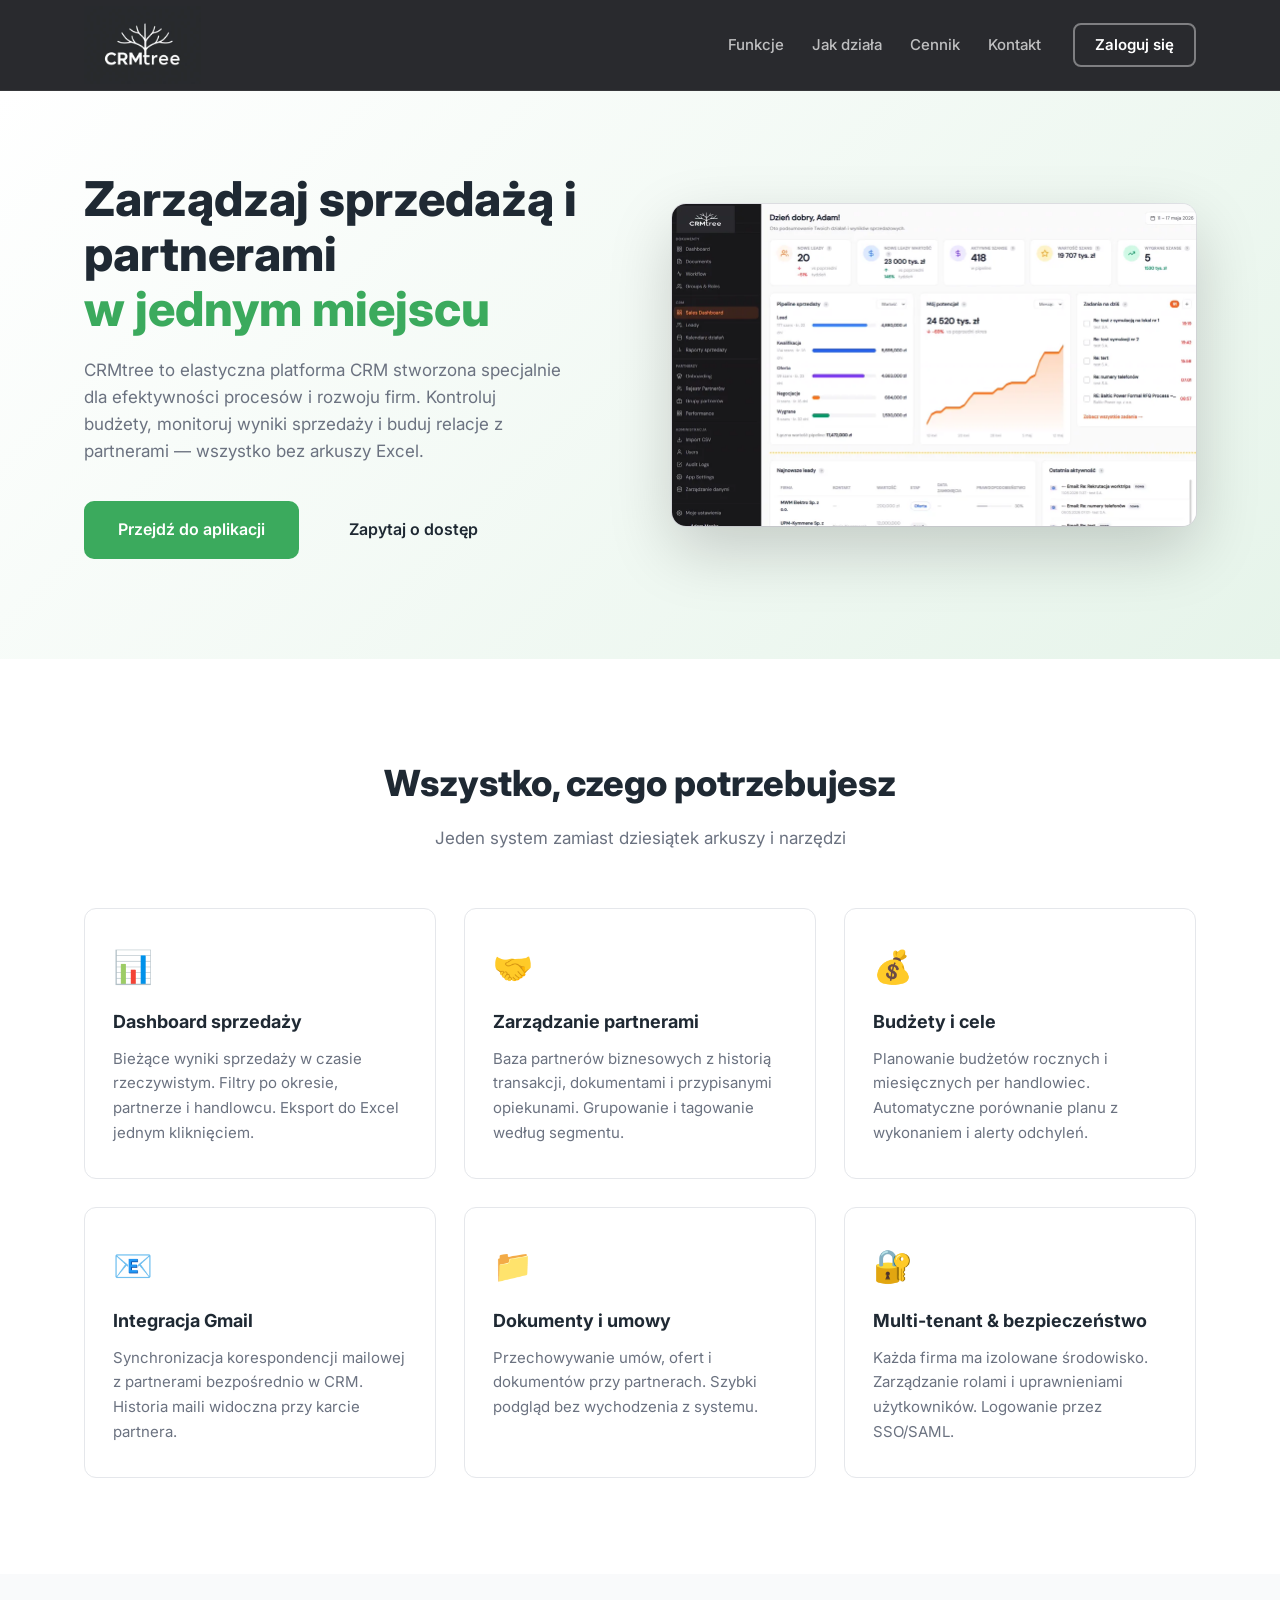
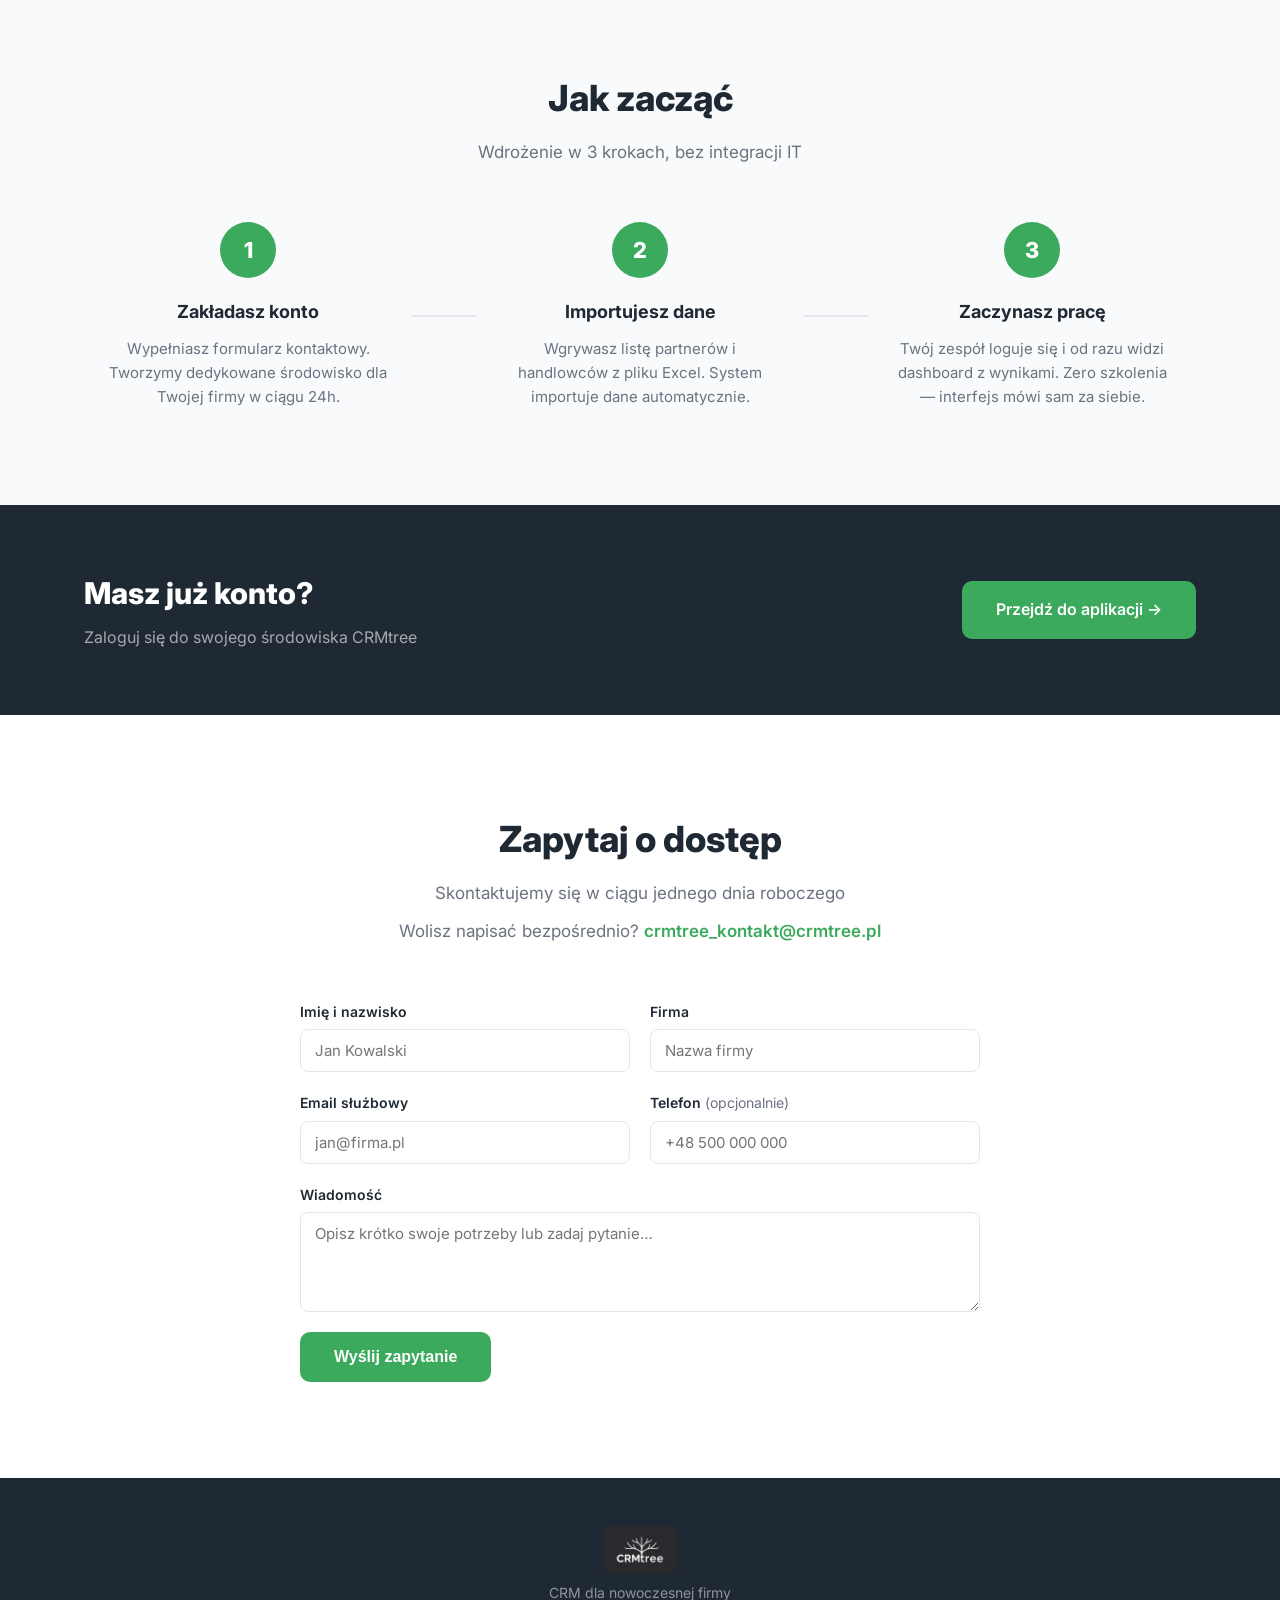
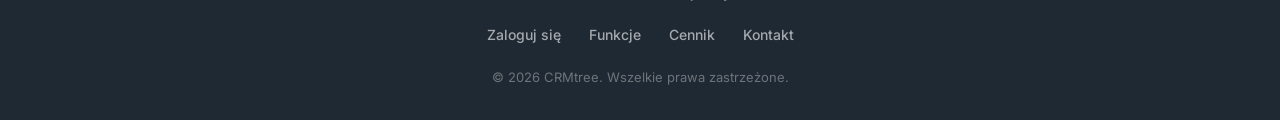
<file: index.html>
<!DOCTYPE html>
<html lang="pl">
<head>
  <meta charset="UTF-8" />
  <meta name="viewport" content="width=device-width, initial-scale=1.0" />
  <title>CRMtree — CRM dla biur podróży korporacyjnych</title>
  <meta name="description" content="CRMtree to nowoczesny system CRM dedykowany biurom podróży korporacyjnych. Zarządzaj partnerami, budżetami i sprzedażą w jednym miejscu." />
  <link rel="canonical" href="https://crmtree.pl/" />

  <meta property="og:type" content="website" />
  <meta property="og:site_name" content="CRMtree" />
  <meta property="og:title" content="CRMtree — CRM dla biur podróży korporacyjnych" />
  <meta property="og:description" content="CRMtree to nowoczesny system CRM dedykowany biurom podróży korporacyjnych. Zarządzaj partnerami, budżetami i sprzedażą w jednym miejscu." />
  <meta property="og:url" content="https://crmtree.pl/" />
  <meta property="og:image" content="https://crmtree.pl/screenshot.webp" />
  <meta property="og:locale" content="pl_PL" />
  <meta name="twitter:card" content="summary_large_image" />
  <meta name="twitter:title" content="CRMtree — CRM dla biur podróży korporacyjnych" />
  <meta name="twitter:description" content="CRMtree to nowoczesny system CRM dedykowany biurom podróży korporacyjnych. Zarządzaj partnerami, budżetami i sprzedażą w jednym miejscu." />
  <meta name="twitter:image" content="https://crmtree.pl/screenshot.webp" />

  <link rel="icon" type="image/png" href="/favicon.png" />
  <link rel="apple-touch-icon" href="/apple-touch-icon.png" />

  <link rel="preconnect" href="https://fonts.googleapis.com" />
  <link rel="preconnect" href="https://fonts.gstatic.com" crossorigin />
  <link href="https://fonts.googleapis.com/css2?family=Inter:wght@400;500;600;700;800&display=swap" rel="stylesheet" />
  <link rel="stylesheet" href="style.css" />

  <script type="application/ld+json">
  {
    "@context": "https://schema.org",
    "@type": "SoftwareApplication",
    "name": "CRMtree",
    "url": "https://crmtree.pl/",
    "applicationCategory": "BusinessApplication",
    "operatingSystem": "Web",
    "description": "CRMtree to nowoczesny system CRM dedykowany biurom podróży korporacyjnych. Zarządzaj partnerami, budżetami i sprzedażą w jednym miejscu.",
    "publisher": {
      "@type": "Organization",
      "name": "CRMtree",
      "url": "https://crmtree.pl/"
    }
  }
  </script>
</head>
<body>

  <!-- NAVBAR -->
  <header class="navbar">
    <div class="container navbar__inner">
      <a href="/" class="navbar__logo">
        <img src="logo.webp" alt="CRMtree" class="navbar__logo-img" width="300" height="200" />
      </a>
      <nav class="navbar__links">
        <a href="#features">Funkcje</a>
        <a href="#how-it-works">Jak działa</a>
        <a href="/pricing.html">Cennik</a>
        <a href="#contact">Kontakt</a>
      </nav>
      <a href="https://app.crmtree.pl" class="btn btn--outline-light">Zaloguj się</a>
    </div>
  </header>

  <!-- HERO -->
  <section class="hero">
    <div class="container hero__inner">
      <div class="hero__content">
        <h1>Zarządzaj sprzedażą&nbsp;i partnerami<br /><span class="highlight">w jednym miejscu</span></h1>
        <p class="hero__sub">CRMtree to elastyczna platforma CRM stworzona specjalnie dla efektywności procesów i rozwoju firm. Kontroluj budżety, monitoruj wyniki sprzedaży i buduj relacje z partnerami — wszystko bez arkuszy Excel.</p>
        <div class="hero__cta">
          <a href="https://app.crmtree.pl" class="btn btn--primary btn--lg">Przejdź do aplikacji</a>
          <a href="#contact" class="btn btn--ghost btn--lg">Zapytaj o dostęp</a>
        </div>
      </div>
      <div class="hero__visual">
        <div class="screenshot-frame">
          <img src="screenshot.webp" alt="Raport Sprzedaży — CRMtree" class="screenshot-img" width="1050" height="645" fetchpriority="high" />
        </div>
      </div>
    </div>
  </section>

  <!-- FEATURES -->
  <section class="features" id="features">
    <div class="container">
      <div class="section-header">
        <h2>Wszystko, czego potrzebujesz</h2>
        <p>Jeden system zamiast dziesiątek arkuszy i narzędzi</p>
      </div>
      <div class="features__grid">

        <div class="feature-card">
          <div class="feature-card__icon">📊</div>
          <h3>Dashboard sprzedaży</h3>
          <p>Bieżące wyniki sprzedaży w czasie rzeczywistym. Filtry po okresie, partnerze i handlowcu. Eksport do Excel jednym kliknięciem.</p>
        </div>

        <div class="feature-card">
          <div class="feature-card__icon">🤝</div>
          <h3>Zarządzanie partnerami</h3>
          <p>Baza partnerów biznesowych z historią transakcji, dokumentami i przypisanymi opiekunami. Grupowanie i tagowanie według segmentu.</p>
        </div>

        <div class="feature-card">
          <div class="feature-card__icon">💰</div>
          <h3>Budżety i cele</h3>
          <p>Planowanie budżetów rocznych i miesięcznych per handlowiec. Automatyczne porównanie planu z wykonaniem i alerty odchyleń.</p>
        </div>

        <div class="feature-card">
          <div class="feature-card__icon">📧</div>
          <h3>Integracja Gmail</h3>
          <p>Synchronizacja korespondencji mailowej z partnerami bezpośrednio w CRM. Historia maili widoczna przy karcie partnera.</p>
        </div>

        <div class="feature-card">
          <div class="feature-card__icon">📁</div>
          <h3>Dokumenty i umowy</h3>
          <p>Przechowywanie umów, ofert i dokumentów przy partnerach. Szybki podgląd bez wychodzenia z systemu.</p>
        </div>

        <div class="feature-card">
          <div class="feature-card__icon">🔐</div>
          <h3>Multi-tenant &amp; bezpieczeństwo</h3>
          <p>Każda firma ma izolowane środowisko. Zarządzanie rolami i uprawnieniami użytkowników. Logowanie przez SSO/SAML.</p>
        </div>

      </div>
    </div>
  </section>

  <!-- HOW IT WORKS -->
  <section class="how-it-works" id="how-it-works">
    <div class="container">
      <div class="section-header">
        <h2>Jak zacząć</h2>
        <p>Wdrożenie w 3 krokach, bez integracji IT</p>
      </div>
      <div class="steps">
        <div class="step">
          <div class="step__number">1</div>
          <h3>Zakładasz konto</h3>
          <p>Wypełniasz formularz kontaktowy. Tworzymy dedykowane środowisko dla Twojej firmy w ciągu 24h.</p>
        </div>
        <div class="step__connector"></div>
        <div class="step">
          <div class="step__number">2</div>
          <h3>Importujesz dane</h3>
          <p>Wgrywasz listę partnerów i handlowców z pliku Excel. System importuje dane automatycznie.</p>
        </div>
        <div class="step__connector"></div>
        <div class="step">
          <div class="step__number">3</div>
          <h3>Zaczynasz pracę</h3>
          <p>Twój zespół loguje się i od razu widzi dashboard z wynikami. Zero szkolenia — interfejs mówi sam za siebie.</p>
        </div>
      </div>
    </div>
  </section>

  <!-- LOGIN CTA -->
  <section class="login-cta">
    <div class="container login-cta__inner">
      <div class="login-cta__text">
        <h2>Masz już konto?</h2>
        <p>Zaloguj się do swojego środowiska CRMtree</p>
      </div>
      <a href="https://app.crmtree.pl" class="btn btn--primary btn--lg">Przejdź do aplikacji →</a>
    </div>
  </section>

  <!-- CONTACT -->
  <section class="contact" id="contact">
    <div class="container">
      <div class="section-header">
        <h2>Zapytaj o dostęp</h2>
        <p>Skontaktujemy się w ciągu jednego dnia roboczego</p>
        <p class="contact-email-hint">
          Wolisz napisać bezpośrednio?
          <a href="mailto:crmtree_kontakt@crmtree.pl" class="contact-email-link">crmtree_kontakt@crmtree.pl</a>
        </p>
      </div>
      <form class="contact-form" id="contactForm">
        <input type="hidden" name="access_key" value="f2f53912-5f35-4b8f-b3d8-743e8759f76b" />
        <input type="hidden" name="subject" value="Zapytanie z crmtree.pl" />
        <input type="hidden" name="from_name" value="CRMtree Landing" />
        <div class="form-row">
          <div class="form-group">
            <label for="name">Imię i nazwisko</label>
            <input type="text" id="name" name="name" placeholder="Jan Kowalski" required />
          </div>
          <div class="form-group">
            <label for="company">Firma</label>
            <input type="text" id="company" name="company" placeholder="Nazwa firmy" required />
          </div>
        </div>
        <div class="form-row">
          <div class="form-group">
            <label for="email">Email służbowy</label>
            <input type="email" id="email" name="email" placeholder="jan@firma.pl" required />
          </div>
          <div class="form-group">
            <label for="phone">Telefon <span class="optional">(opcjonalnie)</span></label>
            <input type="tel" id="phone" name="phone" placeholder="+48 500 000 000" />
          </div>
        </div>
        <div class="form-group">
          <label for="message">Wiadomość</label>
          <textarea id="message" name="message" rows="4" placeholder="Opisz krótko swoje potrzeby lub zadaj pytanie…"></textarea>
        </div>
        <div id="formSuccess" class="form-success" style="display:none">
          ✅ Dziękujemy! Odezwiemy się wkrótce.
        </div>
        <div id="formError" class="form-error" style="display:none">
          ❌ Coś poszło nie tak. Spróbuj ponownie lub napisz bezpośrednio na crmtree_kontakt@crmtree.pl
        </div>
        <button type="submit" id="formSubmit" class="btn btn--primary btn--lg">Wyślij zapytanie</button>
      </form>

      <script>
        document.getElementById('contactForm').addEventListener('submit', async function(e) {
          e.preventDefault();
          const btn = document.getElementById('formSubmit');
          const ok  = document.getElementById('formSuccess');
          const err = document.getElementById('formError');
          btn.disabled = true;
          btn.textContent = 'Wysyłanie…';
          ok.style.display = 'none';
          err.style.display = 'none';
          try {
            const res = await fetch('https://api.web3forms.com/submit', {
              method: 'POST',
              body: new FormData(this),
            });
            const data = await res.json();
            if (data.success) {
              ok.style.display = 'block';
              this.reset();
            } else {
              err.style.display = 'block';
            }
          } catch {
            err.style.display = 'block';
          }
          btn.disabled = false;
          btn.textContent = 'Wyślij zapytanie';
        });
      </script>
    </div>
  </section>

  <!-- FOOTER -->
  <footer class="footer">
    <div class="container footer__inner">
      <div class="footer__brand">
        <img src="logo.webp" alt="CRMtree" class="footer__logo-img" width="300" height="200" loading="lazy" />
        <p>CRM dla nowoczesnej firmy</p>
      </div>
      <div class="footer__links">
        <a href="https://app.crmtree.pl">Zaloguj się</a>
        <a href="#features">Funkcje</a>
        <a href="/pricing.html">Cennik</a>
        <a href="#contact">Kontakt</a>
      </div>
      <p class="footer__copy">&copy; 2026 CRMtree. Wszelkie prawa zastrzeżone.</p>
    </div>
  </footer>

</body>
</html>
</file>
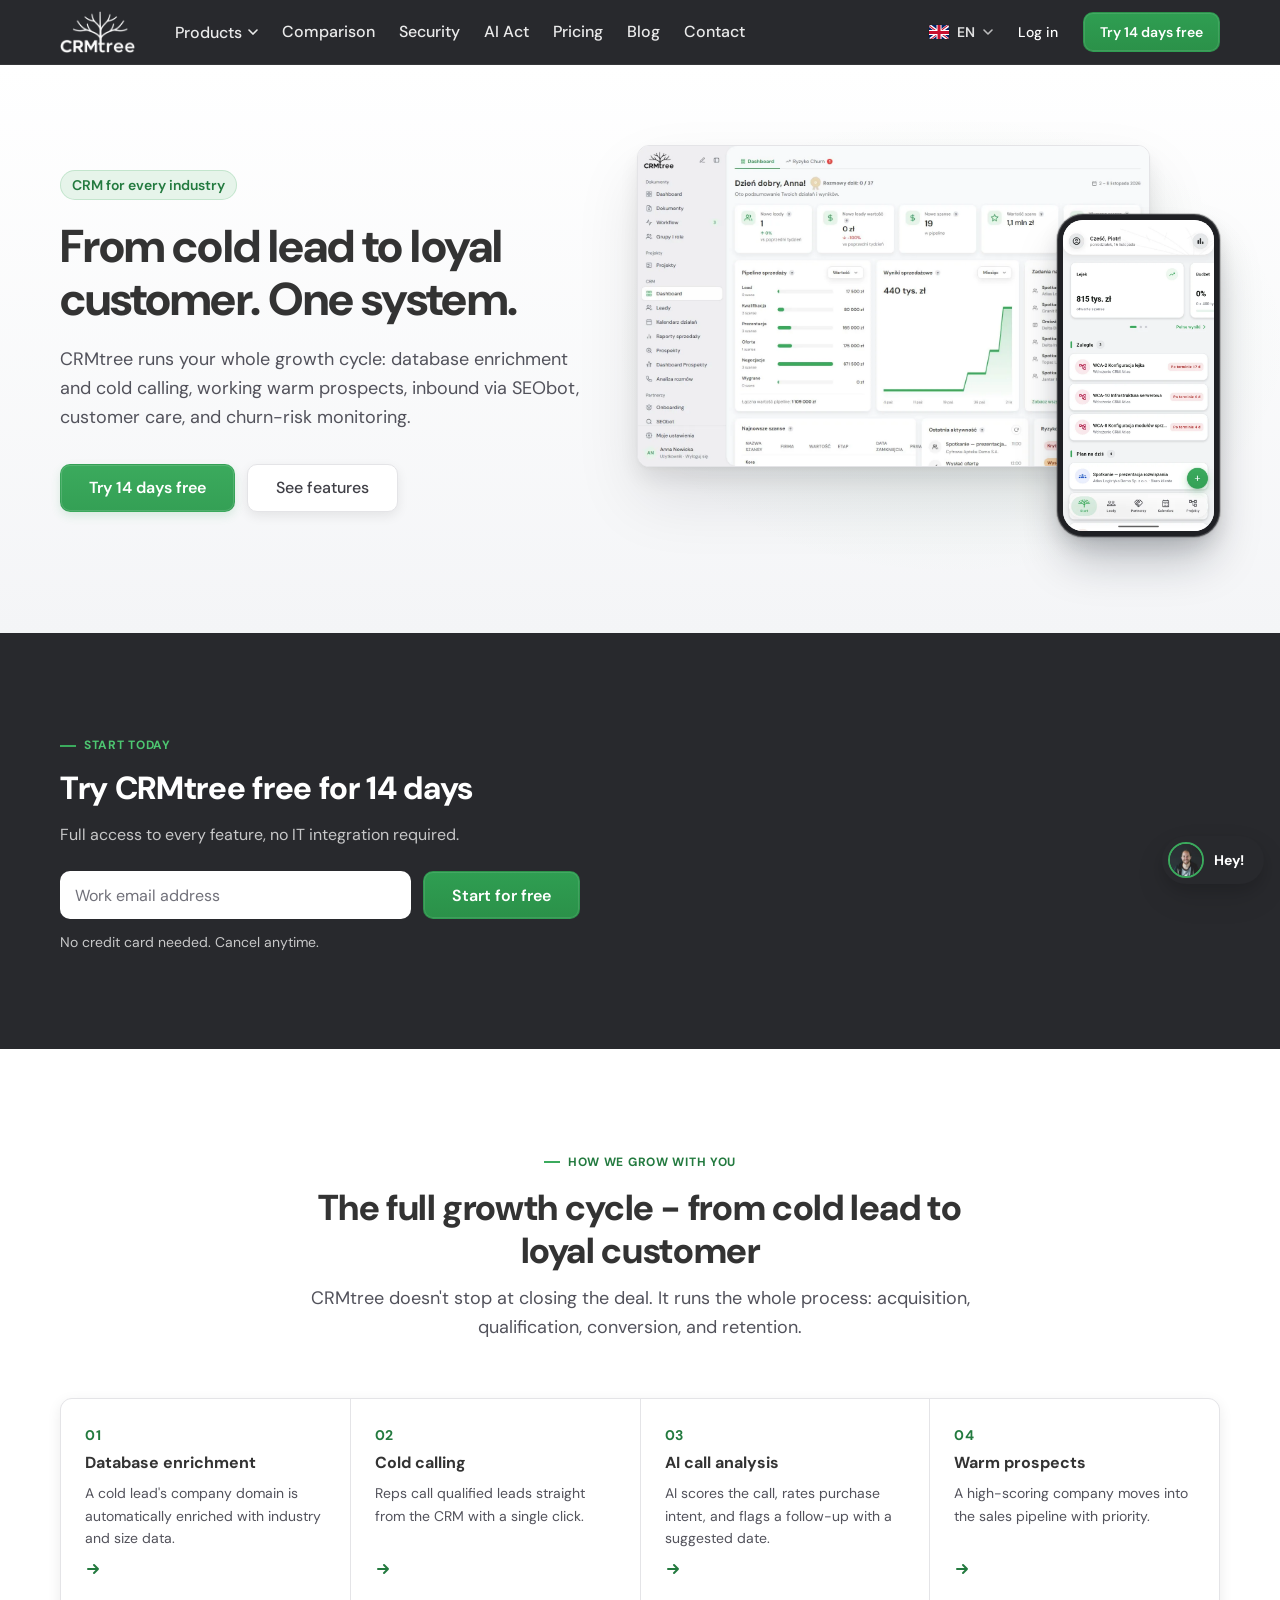
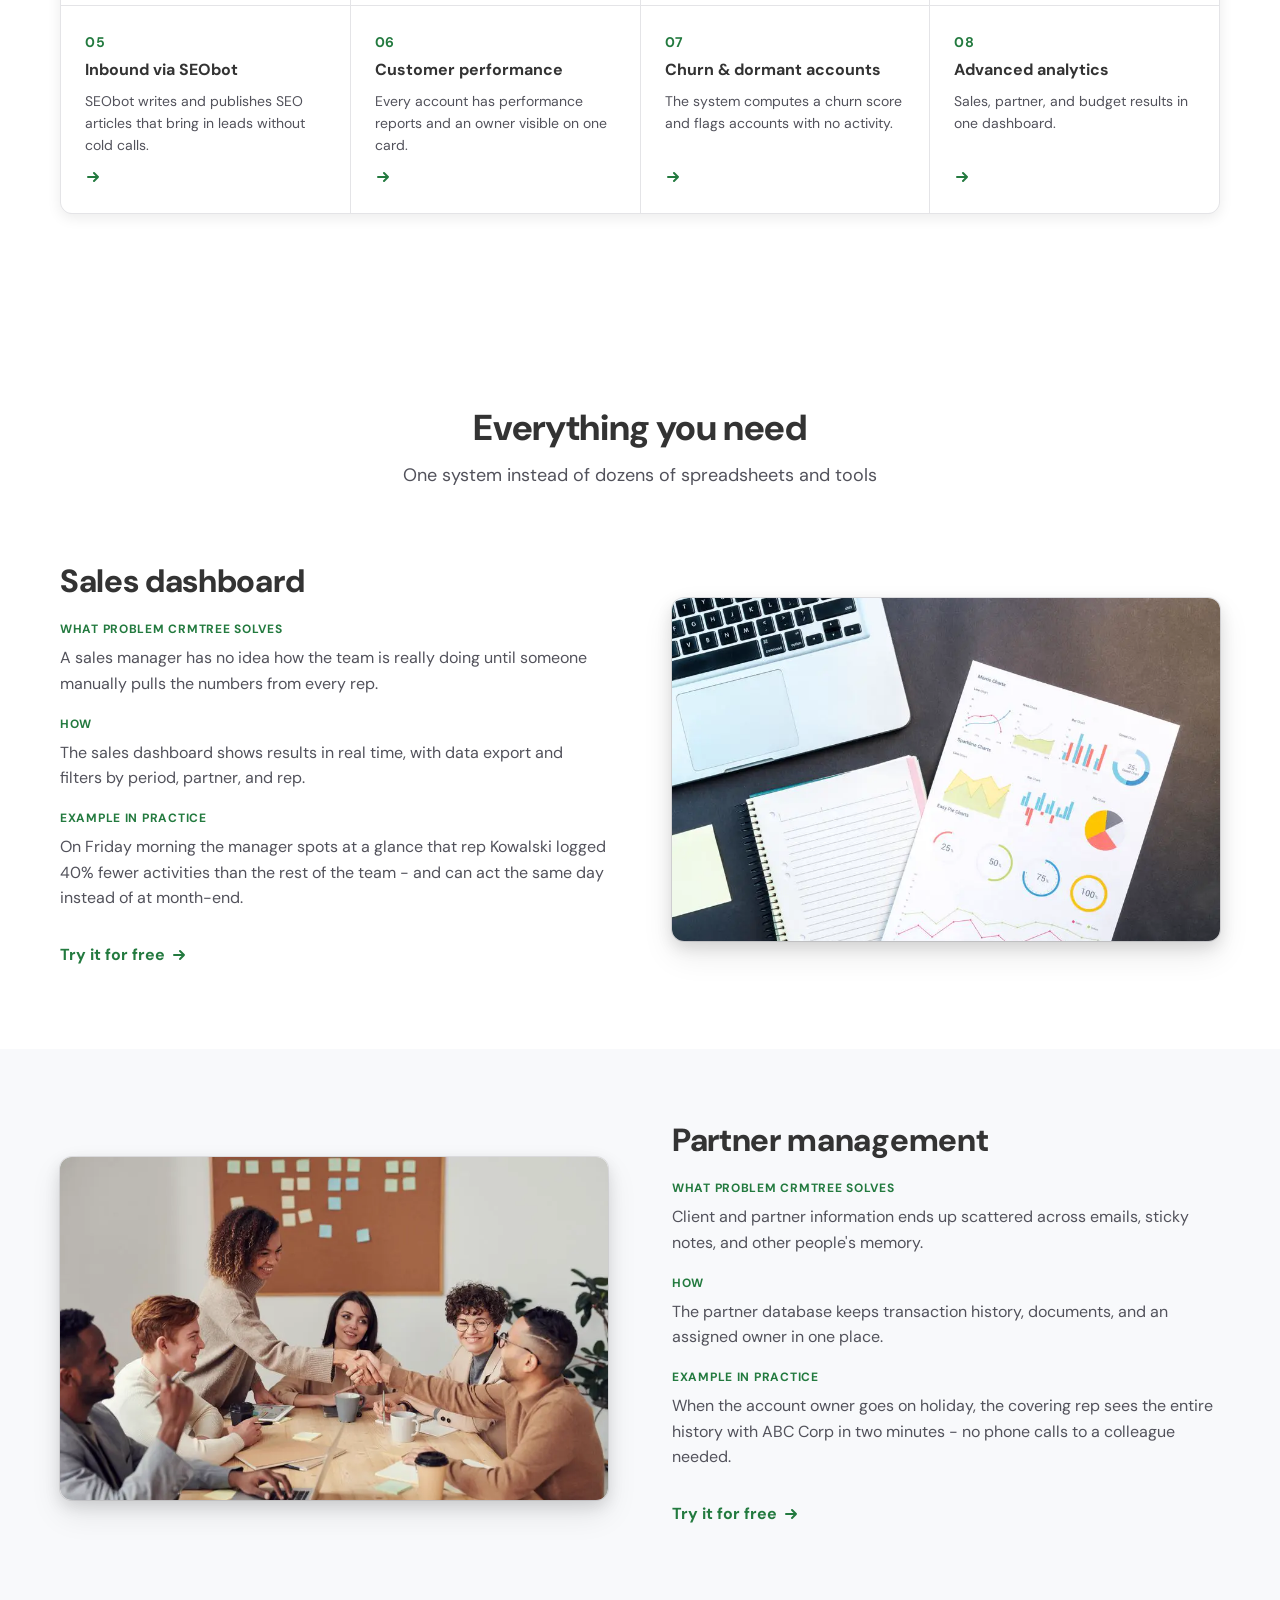
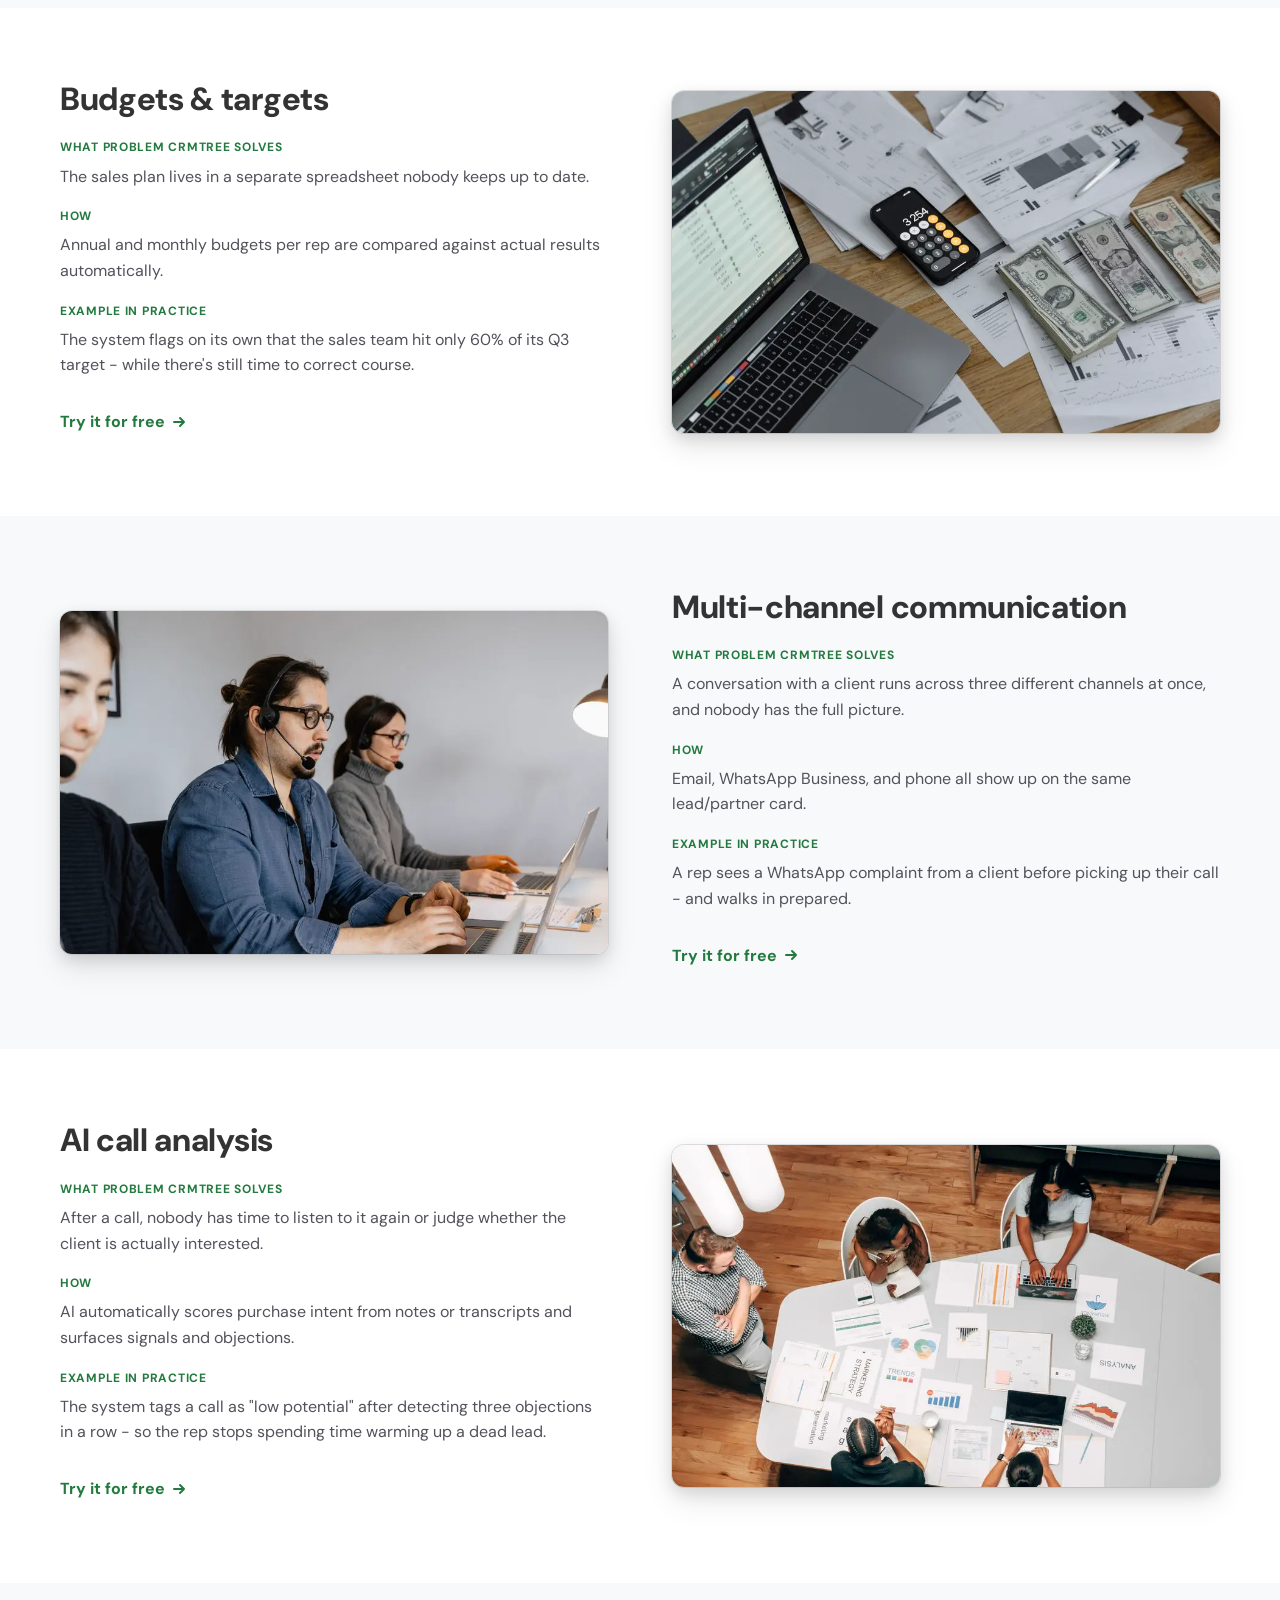
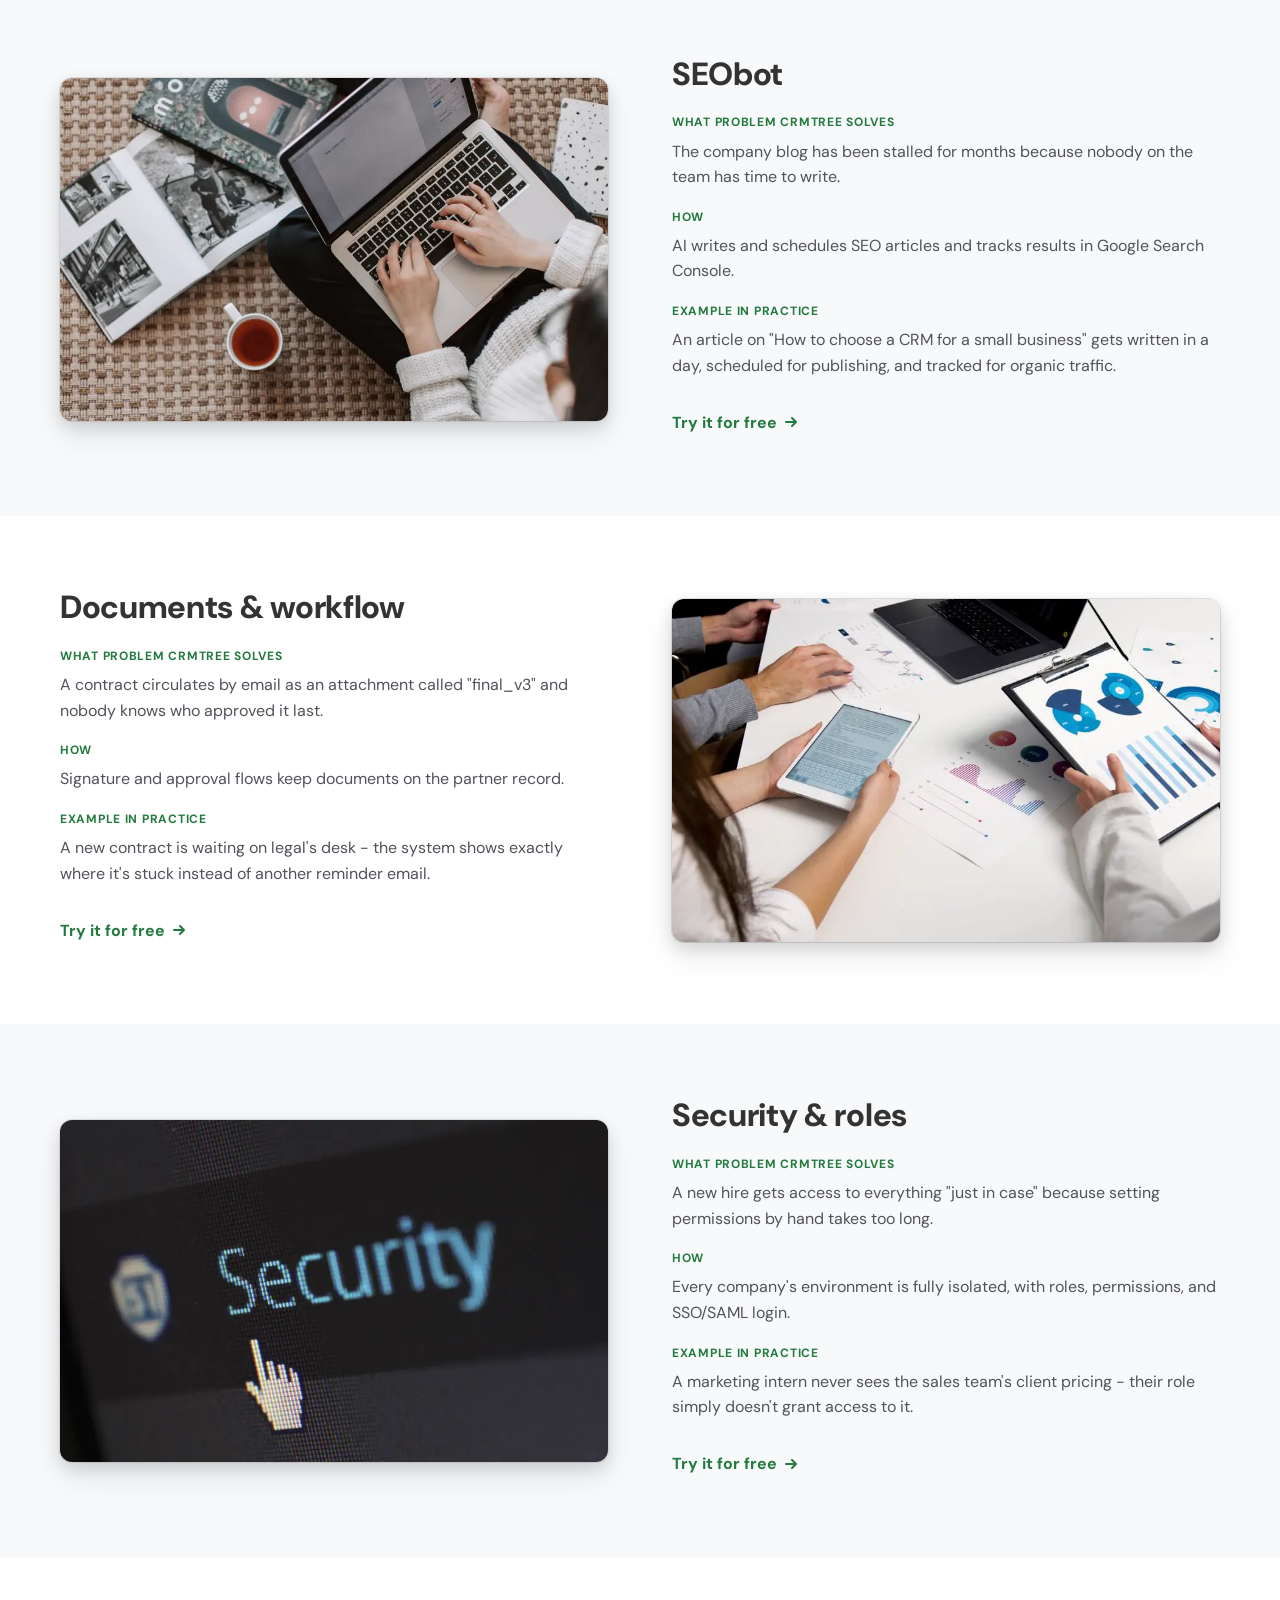
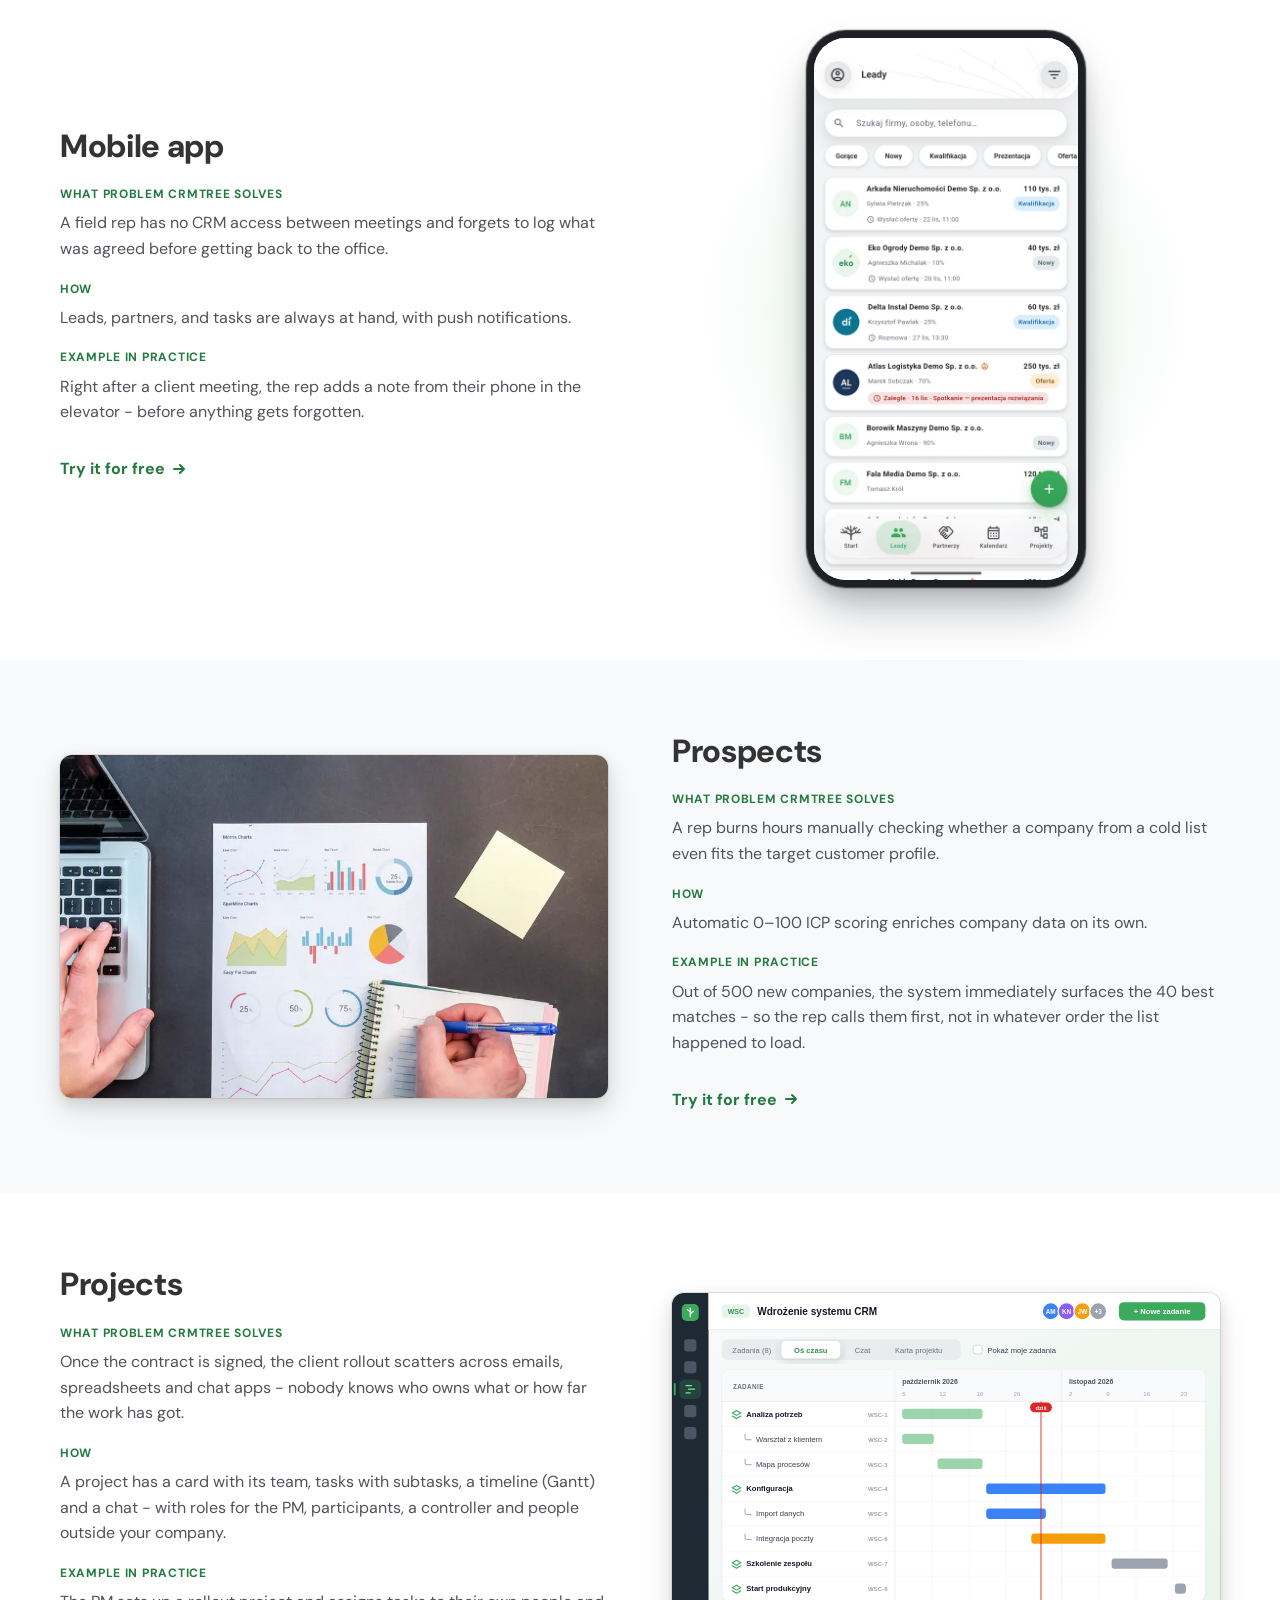
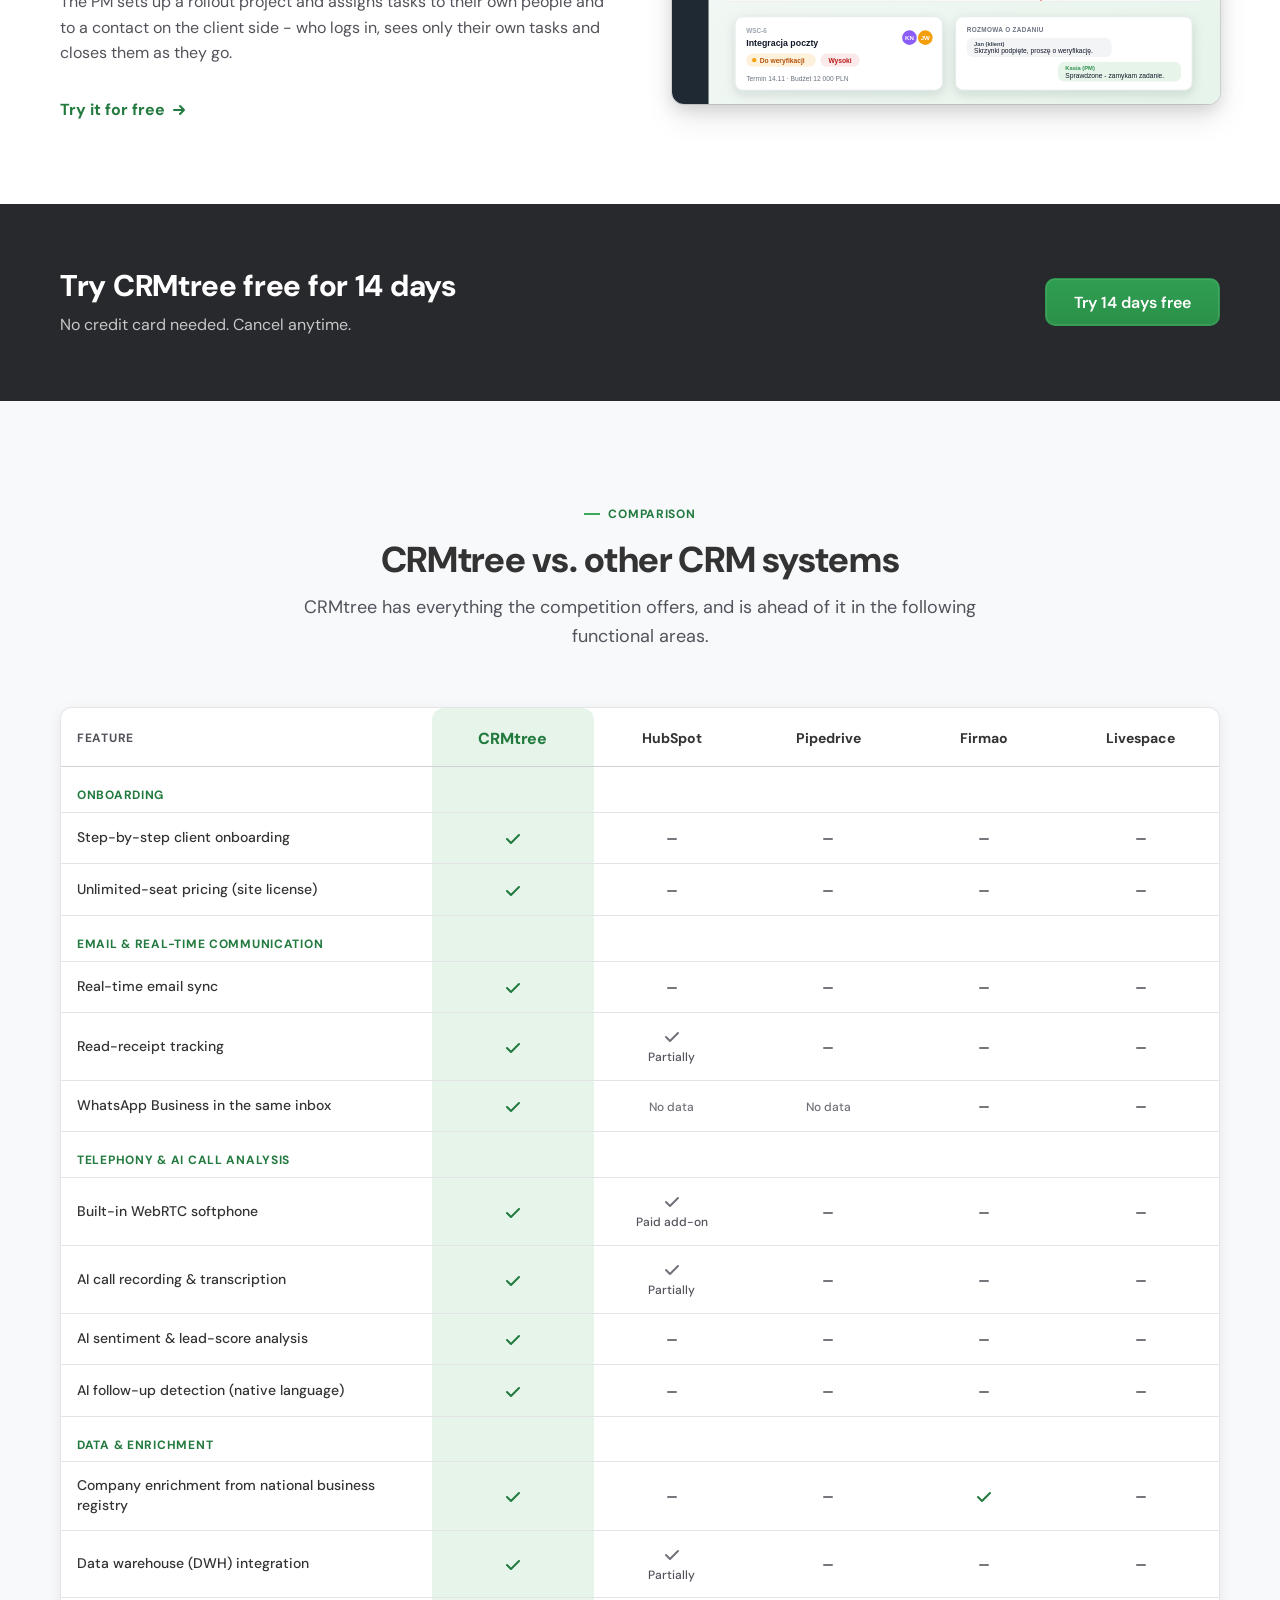
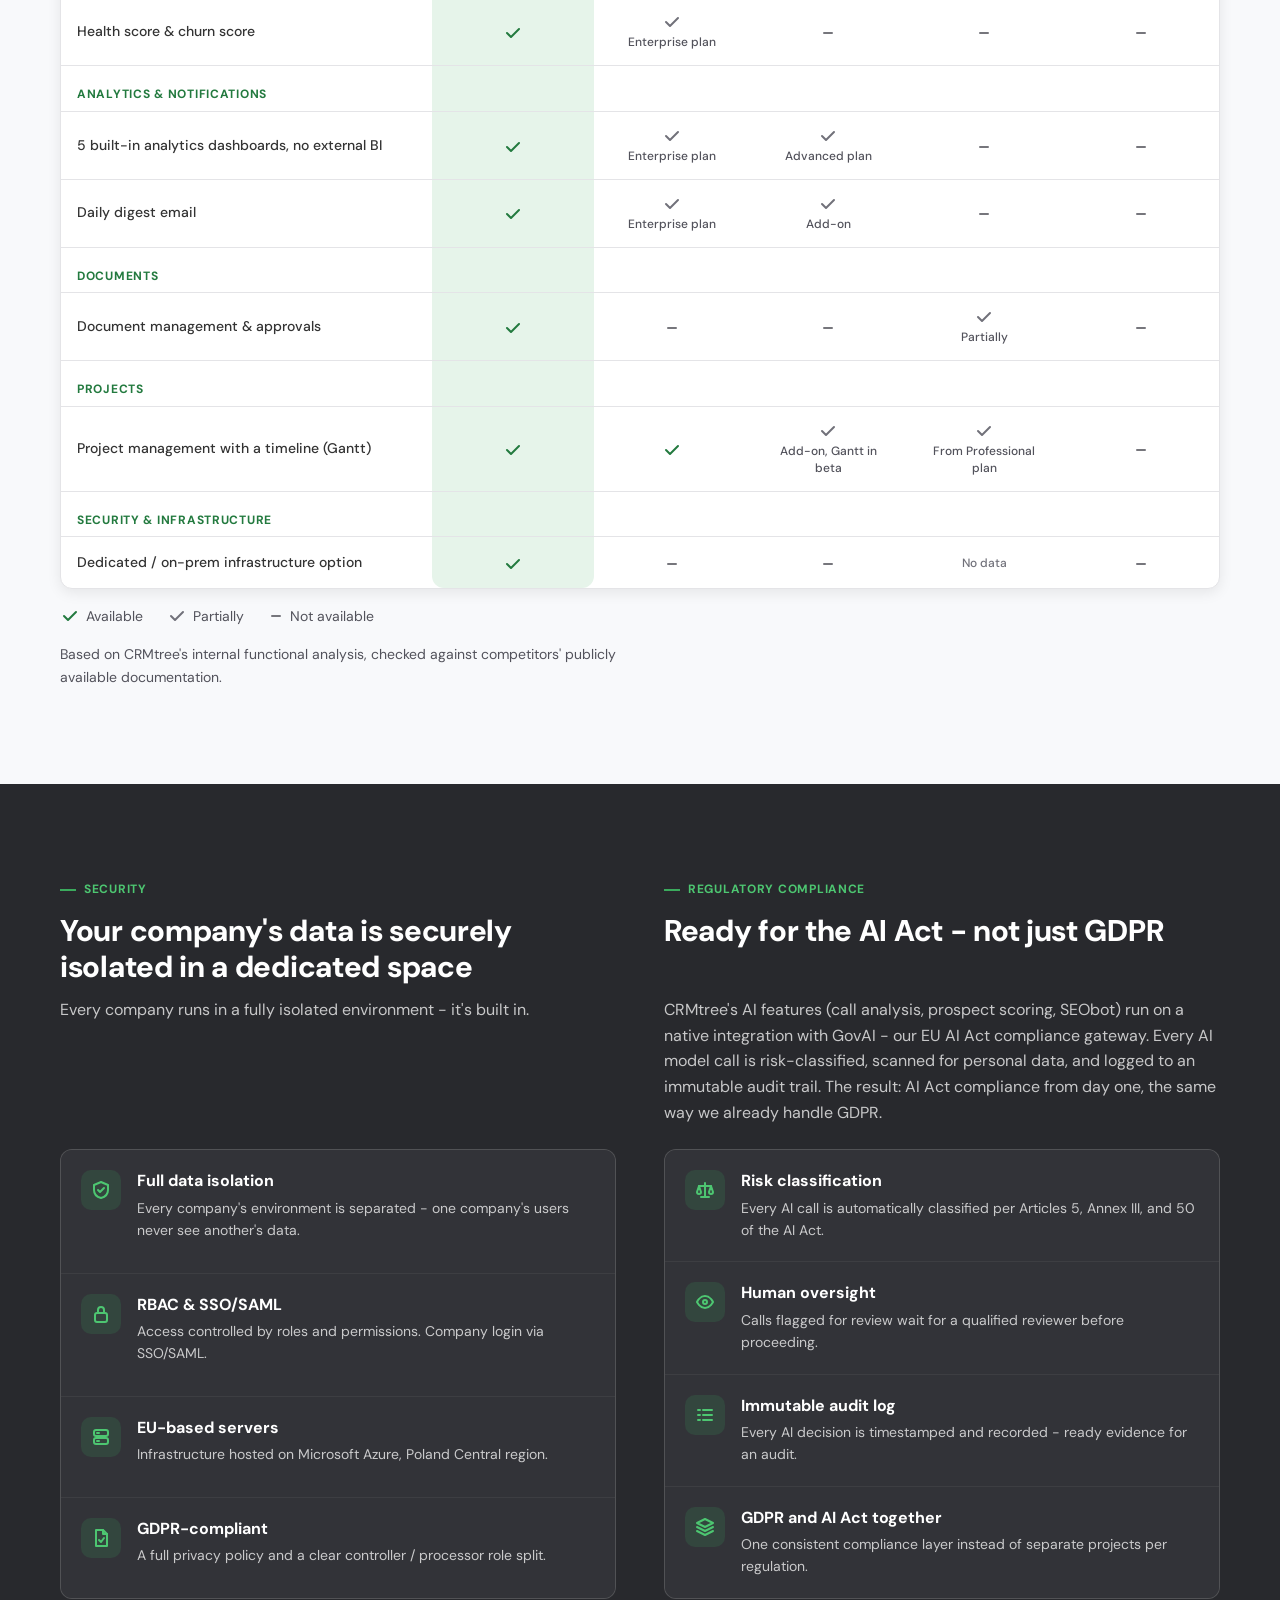
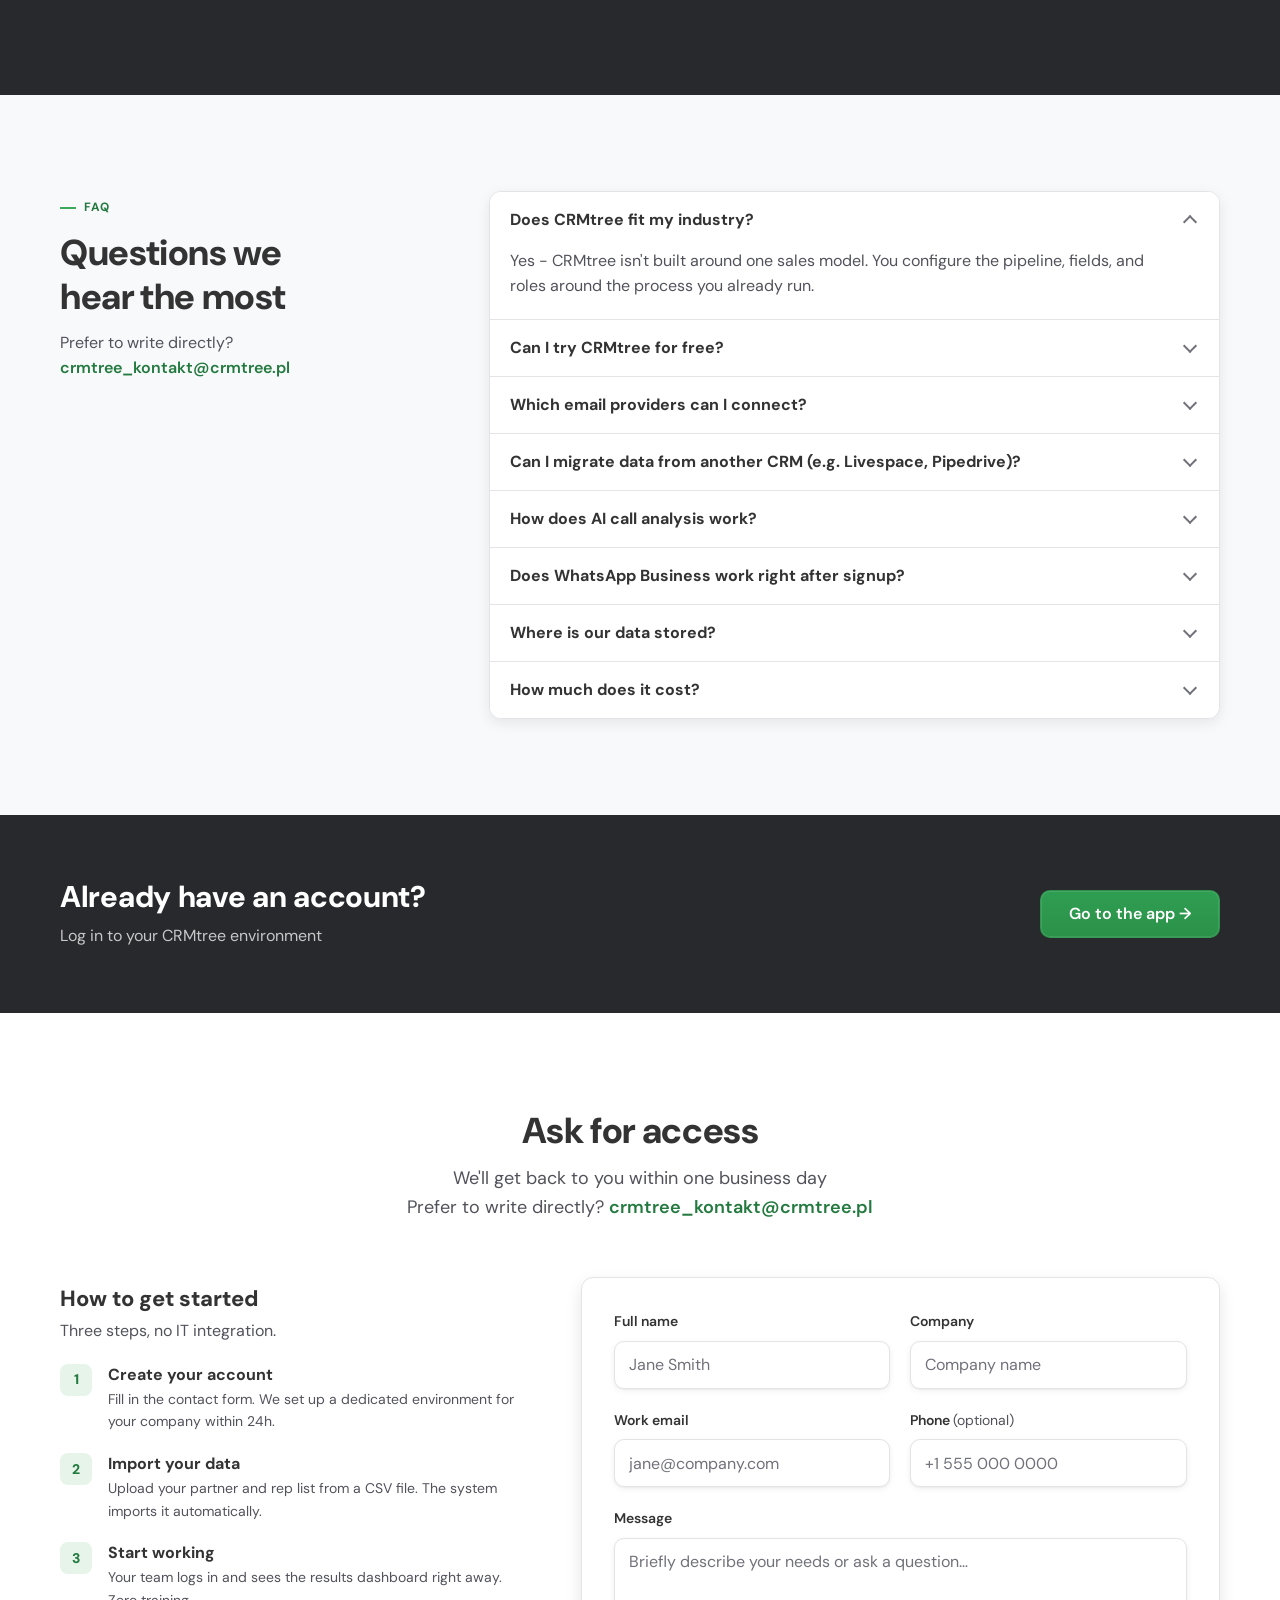
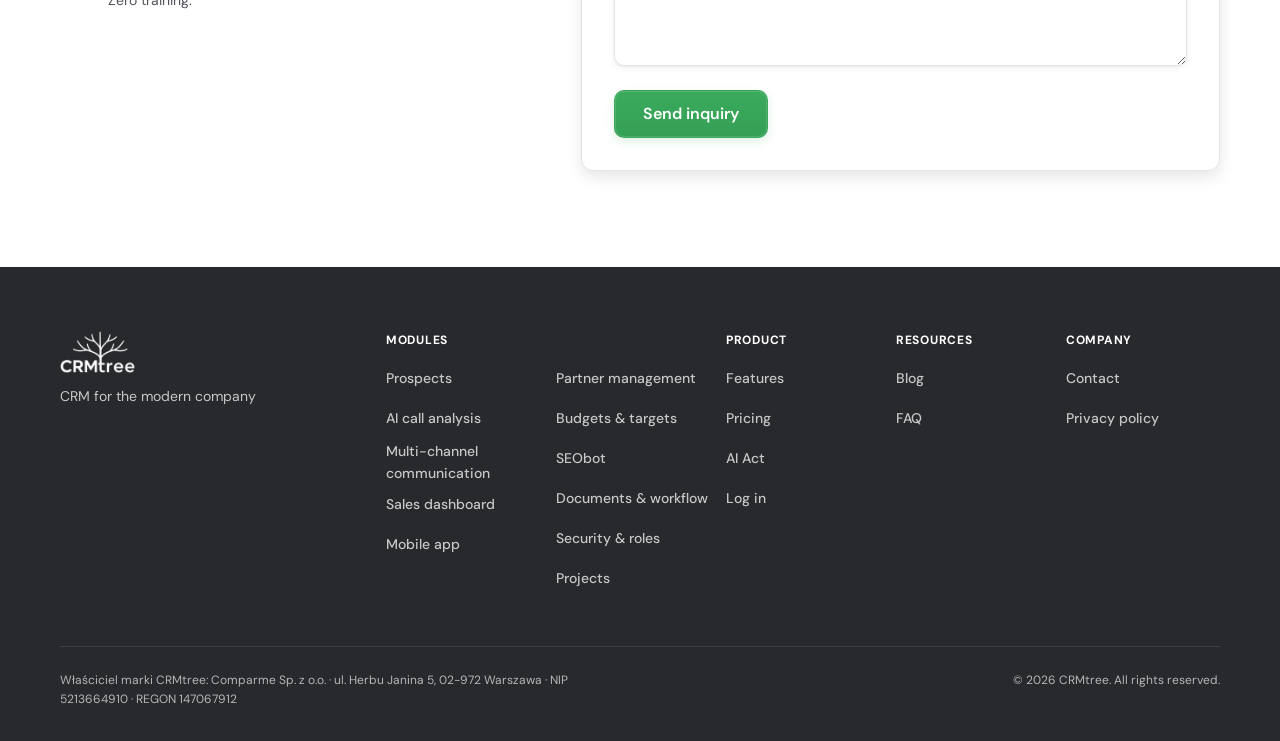
<file: public/index.html>
<!DOCTYPE html>
<html lang="pl">
<head>
  <meta charset="UTF-8" />
  <meta name="viewport" content="width=device-width, initial-scale=1.0" />
  <meta name="google-site-verification" content="tohgFcFkcCKHAvsfp-tDcdcyG1NQIyymCMoe80mVg70" />
  <title>CRMtree - CRM dla sprzedaży i zarządzania partnerami</title>
  <meta name="description" content="CRMtree to nowoczesny, elastyczny system CRM dla firm z różnych branż. Zarządzaj lejkiem sprzedażowym, partnerami i budżetami w jednym miejscu." />
  <link rel="canonical" href="https://crmtree.pl/" />

  <meta property="og:type" content="website" />
  <meta property="og:site_name" content="CRMtree" />
  <meta property="og:title" content="CRMtree - CRM dla sprzedaży i zarządzania partnerami" />
  <meta property="og:description" content="CRMtree to nowoczesny, elastyczny system CRM dla firm z różnych branż. Zarządzaj lejkiem sprzedażowym, partnerami i budżetami w jednym miejscu." />
  <meta property="og:url" content="https://crmtree.pl/" />
  <meta property="og:image" content="https://crmtree.pl/screenshot.webp" />
  <meta property="og:locale" content="pl_PL" />
  <meta name="twitter:card" content="summary_large_image" />
  <meta name="twitter:title" content="CRMtree - CRM dla sprzedaży i zarządzania partnerami" />
  <meta name="twitter:description" content="CRMtree to nowoczesny, elastyczny system CRM dla firm z różnych branż. Zarządzaj lejkiem sprzedażowym, partnerami i budżetami w jednym miejscu." />
  <meta name="twitter:image" content="https://crmtree.pl/screenshot.webp" />

  <link rel="icon" type="image/png" href="/favicon.png" />
  <link rel="apple-touch-icon" href="/apple-touch-icon.png" />

  <link rel="preconnect" href="https://fonts.googleapis.com" />
  <link rel="preconnect" href="https://fonts.gstatic.com" crossorigin />
  <link href="https://fonts.googleapis.com/css2?family=DM+Sans:opsz,wght@9..40,400..800&display=swap" rel="stylesheet" />
  <link rel="stylesheet" href="style.css" />

  <script type="application/ld+json">
  {
    "@context": "https://schema.org",
    "@type": "SoftwareApplication",
    "name": "CRMtree",
    "url": "https://crmtree.pl/",
    "applicationCategory": "BusinessApplication",
    "operatingSystem": "Web",
    "description": "CRMtree to nowoczesny, elastyczny system CRM dla firm z różnych branż. Zarządzaj lejkiem sprzedażowym, partnerami i budżetami w jednym miejscu.",
    "publisher": {
      "@type": "Organization",
      "name": "CRMtree",
      "url": "https://crmtree.pl/"
    }
  }
  </script>
</head>
<body>

  <!-- NAVBAR -->
  <header class="navbar">
    <div class="container navbar__inner">
      <a href="/" class="navbar__logo">
        <img src="logo-white.webp" alt="CRMtree" class="navbar__logo-img" width="172" height="96" />
      </a>
      <a href="#trial" class="btn btn--primary navbar__cta" data-i18n="nav.cta_trial">Wypróbuj 14 dni</a>
      <button type="button" class="navbar__toggle" aria-expanded="false" aria-controls="siteMenu" aria-label="Otwórz menu" data-i18n-aria-label="nav.menu_open">
        <svg class="ic-open" width="20" height="20" viewBox="0 0 20 20" fill="none" aria-hidden="true"><path d="M3 5h14M3 10h14M3 15h14" stroke="currentColor" stroke-width="2" stroke-linecap="round"/></svg>
        <svg class="ic-close" width="20" height="20" viewBox="0 0 20 20" fill="none" aria-hidden="true"><path d="M5 5l10 10M15 5L5 15" stroke="currentColor" stroke-width="2" stroke-linecap="round"/></svg>
      </button>
      <div class="navbar__menu" id="siteMenu">
      <nav class="navbar__links" aria-label="Menu">
        <div class="has-mega">
          <button type="button" class="mega-trigger" aria-expanded="false" aria-controls="megaPanel">
            <span data-i18n="nav.products">Produkty</span>
            <svg width="10" height="6" viewBox="0 0 10 6" fill="none" aria-hidden="true"><path d="M1 1l4 4 4-4" stroke="currentColor" stroke-width="1.6" stroke-linecap="round"/></svg>
          </button>
          <div class="mega-panel" id="megaPanel">
            <a class="mega-item" href="#f-dashboard"><svg class="mega-item__ic" width="18" height="18" viewBox="0 0 20 20" fill="none" stroke="currentColor" stroke-width="1.8" stroke-linecap="round" stroke-linejoin="round" aria-hidden="true"><path d="M3 17V10M8 17V4M13 17v-7M18 17V7"/></svg><span data-i18n="features.f1_t">Dashboard sprzedaży</span></a>
            <a class="mega-item" href="#f-partnerzy"><svg class="mega-item__ic" width="18" height="18" viewBox="0 0 20 20" fill="none" stroke="currentColor" stroke-width="1.8" stroke-linecap="round" stroke-linejoin="round" aria-hidden="true"><circle cx="8" cy="7" r="3"/><path d="M2 17c0-3 2.5-5 6-5s6 2 6 5"/><path d="M14 4a3 3 0 0 1 0 6"/><path d="M16 12c1.5.6 2 2.4 2 5"/></svg><span data-i18n="features.f2_t">Zarządzanie partnerami</span></a>
            <a class="mega-item" href="#f-budzety"><svg class="mega-item__ic" width="18" height="18" viewBox="0 0 20 20" fill="none" stroke="currentColor" stroke-width="1.8" stroke-linecap="round" stroke-linejoin="round" aria-hidden="true"><circle cx="10" cy="10" r="8"/><circle cx="10" cy="10" r="4"/><circle cx="10" cy="10" r="1"/></svg><span data-i18n="features.f3_t">Budżety i cele</span></a>
            <a class="mega-item" href="#f-komunikacja"><svg class="mega-item__ic" width="18" height="18" viewBox="0 0 20 20" fill="none" stroke="currentColor" stroke-width="1.8" stroke-linecap="round" stroke-linejoin="round" aria-hidden="true"><path d="M3 4h14v10H8l-4 3v-3H3z"/></svg><span data-i18n="features.f4_t">Komunikacja wielokanałowa</span></a>
            <a class="mega-item" href="#f-analiza-ai"><svg class="mega-item__ic" width="18" height="18" viewBox="0 0 20 20" fill="none" stroke="currentColor" stroke-width="1.8" stroke-linecap="round" stroke-linejoin="round" aria-hidden="true"><path d="M2 10h2l2-5 3 10 3-8 2 5 1-2h3"/></svg><span data-i18n="features.f5_t">Analiza rozmów AI</span></a>
            <a class="mega-item" href="#f-seobot"><svg class="mega-item__ic" width="18" height="18" viewBox="0 0 20 20" fill="none" stroke="currentColor" stroke-width="1.8" stroke-linecap="round" stroke-linejoin="round" aria-hidden="true"><path d="M4 16l1-4 8-8 3 3-8 8z"/><path d="M11 6l3 3"/><path d="M4 18h12"/></svg><span data-i18n="features.f6_t">SEObot</span></a>
            <a class="mega-item" href="#f-dokumenty"><svg class="mega-item__ic" width="18" height="18" viewBox="0 0 20 20" fill="none" stroke="currentColor" stroke-width="1.8" stroke-linecap="round" stroke-linejoin="round" aria-hidden="true"><path d="M5 2h7l4 4v12H5z"/><path d="M12 2v4h4"/><path d="M8 12l2 2 3-4"/></svg><span data-i18n="features.f7_t">Dokumenty i workflow</span></a>
            <a class="mega-item" href="#f-bezpieczenstwo"><svg class="mega-item__ic" width="18" height="18" viewBox="0 0 20 20" fill="none" stroke="currentColor" stroke-width="1.8" stroke-linecap="round" stroke-linejoin="round" aria-hidden="true"><path d="M10 2l7 3v5c0 4-3 7-7 8-4-1-7-4-7-8V5z"/><path d="M7 10l2 2 4-4"/></svg><span data-i18n="features.f8_t">Bezpieczeństwo i role</span></a>
            <a class="mega-item" href="#f-mobile"><svg class="mega-item__ic" width="18" height="18" viewBox="0 0 20 20" fill="none" stroke="currentColor" stroke-width="1.8" stroke-linecap="round" stroke-linejoin="round" aria-hidden="true"><rect x="6" y="2" width="8" height="16" rx="2"/><path d="M9 15h2"/></svg><span data-i18n="features.f9_t">Aplikacja mobilna</span></a>
            <a class="mega-item" href="#f-prospekty"><svg class="mega-item__ic" width="18" height="18" viewBox="0 0 20 20" fill="none" stroke="currentColor" stroke-width="1.8" stroke-linecap="round" stroke-linejoin="round" aria-hidden="true"><circle cx="9" cy="9" r="6"/><path d="M14 14l4 4"/></svg><span data-i18n="features.f10_t">Prospekty</span></a>
            <a class="mega-item" href="#f-projekty"><svg class="mega-item__ic" width="18" height="18" viewBox="0 0 20 20" fill="none" stroke="currentColor" stroke-width="1.8" stroke-linecap="round" stroke-linejoin="round" aria-hidden="true"><rect x="2" y="3" width="16" height="14" rx="2"/><path d="M5 7h6M7 10h7M5 13h4"/></svg><span data-i18n="features.f11_t">Projekty</span></a>
          </div>
        </div>
        <a href="#compare" data-i18n="nav.compare">Porównanie</a>
        <a href="#security" data-i18n="nav.security">Bezpieczeństwo</a>
        <a href="#aiact" data-i18n="nav.aiact">AI Act</a>
        <a href="/pricing.html" data-i18n="nav.pricing">Cennik</a>
        <a href="/blog" data-i18n="nav.blog">Blog</a>
        <a href="#contact" data-i18n="nav.contact">Kontakt</a>
      </nav>
      <div class="navbar__right">
        <div class="langpicker">
          <button class="langbtn" id="langBtn" type="button" aria-haspopup="listbox" aria-expanded="false" aria-controls="langMenu" aria-label="Język: Polski">
            <img class="flag" id="langBtnFlag" src="flags/pl.svg" alt="" width="20" height="14" />
            <span class="langbtn__code" id="langBtnLabel">PL</span>
            <span class="langbtn__name" id="langBtnName">Polski</span>
            <svg class="langbtn__chev" width="10" height="6" viewBox="0 0 10 6" fill="none" aria-hidden="true"><path d="M1 1l4 4 4-4" stroke="currentColor" stroke-width="1.6" stroke-linecap="round" stroke-linejoin="round"/></svg>
          </button>
          <ul class="langmenu" id="langMenu" role="listbox" tabindex="-1" aria-label="Język" data-i18n-aria-label="nav.language"></ul>
        </div>
        <a href="https://demo.crmtree.pl/login" class="btn btn--outline-light" data-i18n="nav.login">Zaloguj się</a>
        <a href="#trial" class="btn btn--primary" data-i18n="nav.cta_trial">Wypróbuj 14 dni</a>
      </div>
      </div>
    </div>
  </header>

  <!-- HERO -->
  <section class="hero">
    <div class="container hero__inner">
      <div class="hero__content">
        <span class="badge" data-i18n="hero.eyebrow">CRM dla każdej branży</span>
        <h1 data-i18n="hero.h1">Od zimnego leada do stałego klienta. Jeden system.</h1>
        <p class="hero__sub" data-i18n="hero.sub">CRMtree prowadzi cały cykl wzrostu firmy: wzbogacanie baz i cold calling, pracę na ciepłych prospektach, inbound przez SEObot, opiekę nad klientami i monitoring ryzyka odejścia.</p>
        <div class="hero__cta">
          <a href="#trial" class="btn btn--primary btn--lg" data-i18n="hero.cta_primary">Wypróbuj 14 dni za darmo</a>
          <a href="#features" class="btn btn--ghost btn--lg" data-i18n="hero.cta_secondary">Zobacz funkcje</a>
        </div>
      </div>
      <div class="hero__visual">
        <div class="mockup">
          <div class="mockup__browser">
            <img src="screenshot.webp" alt="Dashboard CRMtree w przeglądarce" data-i18n-alt="hero.shot_web_alt" width="1440" height="900" fetchpriority="high" />
          </div>
          <div class="mockup__phone">
            <div class="phone">
              <div class="phone__screen"><img src="app-mobile-start.webp" alt="Aplikacja mobilna CRMtree - ekran Start" data-i18n-alt="hero.shot_mobile_alt" width="540" height="1110" fetchpriority="high" /></div>
            </div>
          </div>
        </div>
      </div>
    </div>
  </section>

  <!-- TRIAL -->
  <section class="trial" id="trial">
    <div class="container trial__inner">
      <div>
        <span class="eyebrow" data-i18n="trial.eyebrow">Zacznij już dziś</span>
        <h2 data-i18n="trial.h2">Wypróbuj CRMtree przez 14 dni za darmo</h2>
        <p class="trial__sub" data-i18n="trial.sub">Pełny dostęp do wszystkich funkcji, bez integracji IT.</p>
        <form class="trial-form" id="trialForm">
          <input type="hidden" name="access_key" value="f2f53912-5f35-4b8f-b3d8-743e8759f76b" />
          <input type="hidden" name="subject" value="Zgłoszenie do 14-dniowego triala z crmtree.pl" />
          <input type="hidden" name="from_name" value="CRMtree Landing - Trial" />
          <label for="trialEmail" class="sr-only" data-i18n="trial.email_placeholder">Firmowy adres e-mail</label>
          <input type="email" id="trialEmail" name="email" autocomplete="email" required data-i18n-placeholder="trial.email_placeholder" placeholder="Firmowy adres e-mail" />
          <button type="submit" class="btn btn--primary btn--lg" data-i18n="trial.cta">Rozpocznij za darmo</button>
        </form>
        <div id="trialSuccess" class="form-success" role="status" style="display:none" data-i18n="contact.success">Dziękujemy! Odezwiemy się wkrótce.</div>
        <div id="trialError" class="form-error" role="alert" style="display:none" data-i18n="contact.error">Coś poszło nie tak. Spróbuj ponownie.</div>
        <p class="trial__note" data-i18n="trial.note">Nie potrzebujesz karty płatniczej. Zrezygnujesz w każdej chwili.</p>
      </div>
    </div>
    <script>
      document.getElementById('trialForm').addEventListener('submit', async function (e) {
        e.preventDefault();
        var ok = document.getElementById('trialSuccess');
        var err = document.getElementById('trialError');
        ok.style.display = 'none'; err.style.display = 'none';
        try {
          var res = await fetch('https://api.web3forms.com/submit', { method: 'POST', body: new FormData(this) });
          var data = await res.json();
          if (data.success) { ok.style.display = 'block'; this.reset(); } else { err.style.display = 'block'; }
        } catch (e2) { err.style.display = 'block'; }
      });
    </script>
  </section>

  <!-- GROWTH CYCLE -->
  <section class="cycle-section" id="cycle">
    <div class="container">
      <div class="section-header">
        <span class="eyebrow" data-i18n="cycle.eyebrow">Jak rośniemy razem z Tobą</span>
        <h2 data-i18n="cycle.h2">Cały cykl wzrostu - od zimnego leada do stałego klienta</h2>
        <p data-i18n="cycle.sub">CRMtree nie kończy się na zamknięciu transakcji. Prowadzi cały proces: pozyskanie, kwalifikację, konwersję i utrzymanie klienta.</p>
      </div>
      <div class="cycle">
        <a class="cycle__stage" href="#f-prospekty"><div class="cycle__num">01</div><h3 data-i18n="cycle.s1_t">Wzbogacanie baz danych</h3><p data-i18n="cycle.s1_d">Domena firmy z zimnej bazy leadów jest automatycznie uzupełniana o branżę i wielkość.</p><span class="cycle__go"><svg class="ic-arrow" width="16" height="16" viewBox="0 0 16 16" fill="none" aria-hidden="true"><path d="M3 8h10M9 4l4 4-4 4" stroke="currentColor" stroke-width="2" stroke-linecap="round" stroke-linejoin="round"/></svg></span></a>
        <a class="cycle__stage" href="#f-komunikacja"><div class="cycle__num">02</div><h3 data-i18n="cycle.s2_t">Cold calling</h3><p data-i18n="cycle.s2_d">Handlowiec dzwoni do zakwalifikowanych leadów wprost z CRM, jednym kliknięciem.</p><span class="cycle__go"><svg class="ic-arrow" width="16" height="16" viewBox="0 0 16 16" fill="none" aria-hidden="true"><path d="M3 8h10M9 4l4 4-4 4" stroke="currentColor" stroke-width="2" stroke-linecap="round" stroke-linejoin="round"/></svg></span></a>
        <a class="cycle__stage" href="#f-analiza-ai"><div class="cycle__num">03</div><h3 data-i18n="cycle.s3_t">Analiza rozmowy AI</h3><p data-i18n="cycle.s3_d">AI ocenia rozmowę, wystawia skłonność do zakupu i sama oznacza follow-up z datą kontaktu.</p><span class="cycle__go"><svg class="ic-arrow" width="16" height="16" viewBox="0 0 16 16" fill="none" aria-hidden="true"><path d="M3 8h10M9 4l4 4-4 4" stroke="currentColor" stroke-width="2" stroke-linecap="round" stroke-linejoin="round"/></svg></span></a>
        <a class="cycle__stage" href="#f-prospekty"><div class="cycle__num">04</div><h3 data-i18n="cycle.s4_t">Ciepłe prospekty</h3><p data-i18n="cycle.s4_d">Firma z wysokim scoringiem trafia do lejka sprzedażowego z priorytetem.</p><span class="cycle__go"><svg class="ic-arrow" width="16" height="16" viewBox="0 0 16 16" fill="none" aria-hidden="true"><path d="M3 8h10M9 4l4 4-4 4" stroke="currentColor" stroke-width="2" stroke-linecap="round" stroke-linejoin="round"/></svg></span></a>
        <a class="cycle__stage" href="#f-seobot"><div class="cycle__num">05</div><h3 data-i18n="cycle.s5_t">Inbound przez SEObot</h3><p data-i18n="cycle.s5_d">SEObot pisze i publikuje artykuły SEO, które przyciągają leady bez telefonowania.</p><span class="cycle__go"><svg class="ic-arrow" width="16" height="16" viewBox="0 0 16 16" fill="none" aria-hidden="true"><path d="M3 8h10M9 4l4 4-4 4" stroke="currentColor" stroke-width="2" stroke-linecap="round" stroke-linejoin="round"/></svg></span></a>
        <a class="cycle__stage" href="#f-partnerzy"><div class="cycle__num">06</div><h3 data-i18n="cycle.s6_t">Performance klientów</h3><p data-i18n="cycle.s6_d">Każdy partner ma raporty wyników i opiekuna widocznego na jednej karcie.</p><span class="cycle__go"><svg class="ic-arrow" width="16" height="16" viewBox="0 0 16 16" fill="none" aria-hidden="true"><path d="M3 8h10M9 4l4 4-4 4" stroke="currentColor" stroke-width="2" stroke-linecap="round" stroke-linejoin="round"/></svg></span></a>
        <a class="cycle__stage" href="#f-partnerzy"><div class="cycle__num">07</div><h3 data-i18n="cycle.s7_t">Churn i klienci uśpieni</h3><p data-i18n="cycle.s7_d">System liczy churn score i oznacza partnerów bez aktywności.</p><span class="cycle__go"><svg class="ic-arrow" width="16" height="16" viewBox="0 0 16 16" fill="none" aria-hidden="true"><path d="M3 8h10M9 4l4 4-4 4" stroke="currentColor" stroke-width="2" stroke-linecap="round" stroke-linejoin="round"/></svg></span></a>
        <a class="cycle__stage" href="#f-dashboard"><div class="cycle__num">08</div><h3 data-i18n="cycle.s8_t">Rozbudowana analityka</h3><p data-i18n="cycle.s8_d">Wyniki sprzedaży, partnerów i budżetów w jednym dashboardzie.</p><span class="cycle__go"><svg class="ic-arrow" width="16" height="16" viewBox="0 0 16 16" fill="none" aria-hidden="true"><path d="M3 8h10M9 4l4 4-4 4" stroke="currentColor" stroke-width="2" stroke-linecap="round" stroke-linejoin="round"/></svg></span></a>
      </div>
    </div>
  </section>

  <!-- FUNKCJE: wszystkie moduły jako pełne sekcje, w kolejności z oryginału, potem pas CTA -->
  <div id="features">
  <!-- PRODUKTY: wstęp (jak w oryginale) -->
  <section class="products-intro">
    <div class="container">
      <div class="section-header">
        <h2 data-i18n="features.h2">Wszystko, czego potrzebujesz</h2>
        <p data-i18n="features.sub">Jeden system zamiast dziesiątek arkuszy i narzędzi</p>
      </div>
    </div>
  </section>
  <!-- PRODUCT: DASHBOARD -->
  <section class="product-section" id="f-dashboard">
    <div class="container product-section__inner">
      <div class="product-section__text">
        <h2 data-i18n="features.f1_t">Dashboard sprzedaży</h2>
        <div class="product-block">
          <span class="product-label" data-i18n="features.label_problem">Jaki problem rozwiązuje CRMtree</span>
          <p data-i18n="features.f1_problem">Kierownik sprzedaży nie wie, jak naprawdę stoi zespół, dopóki nie zbierze ręcznie danych od każdego handlowca.</p>
        </div>
        <div class="product-block">
          <span class="product-label" data-i18n="features.label_how">W jaki sposób</span>
          <p data-i18n="features.f1_how">Dashboard sprzedaży pokazuje wyniki w czasie rzeczywistym, z eksportem danych i filtrami po okresie, partnerze i handlowcu.</p>
        </div>
        <div class="product-block">
          <span class="product-label" data-i18n="features.label_example">Przykład zastosowania</span>
          <p data-i18n="features.f1_example">W piątek rano kierownik jednym rzutem oka widzi, że handlowiec Kowalski ma 40% mniej aktywności niż reszta zespołu - i może zareagować tego samego dnia, zamiast na koniec miesiąca.</p>
        </div>
        <a href="#trial" class="text-link"><span data-i18n="features.cta">Wypróbuj za darmo</span><svg class="ic-arrow" width="16" height="16" viewBox="0 0 16 16" fill="none" aria-hidden="true"><path d="M3 8h10M9 4l4 4-4 4" stroke="currentColor" stroke-width="2" stroke-linecap="round" stroke-linejoin="round"/></svg></a>
      </div>
      <div class="product-section__visual">
        <div class="screenshot-frame"><img src="dashboard.webp" alt="" loading="lazy" width="900" height="675" /></div>
      </div>
    </div>
  </section>

  <section class="product-section product-section--alt" id="f-partnerzy">
    <div class="container product-section__inner">
      <div class="product-section__text">
        <h2 data-i18n="features.f2_t">Zarządzanie partnerami</h2>
        <div class="product-block">
          <span class="product-label" data-i18n="features.label_problem">Jaki problem rozwiązuje CRMtree</span>
          <p data-i18n="features.f2_problem">Dane o kliencie i partnerze są rozsiane w mailach, notatkach i pamięci różnych osób w firmie.</p>
        </div>
        <div class="product-block">
          <span class="product-label" data-i18n="features.label_how">W jaki sposób</span>
          <p data-i18n="features.f2_how">Baza partnerów trzyma w jednym miejscu historię transakcji, dokumenty i przypisanego opiekuna.</p>
        </div>
        <div class="product-block">
          <span class="product-label" data-i18n="features.label_example">Przykład zastosowania</span>
          <p data-i18n="features.f2_example">Gdy opiekun klienta idzie na urlop, zastępujący go handlowiec w dwie minuty widzi całą historię współpracy z firmą ABC - bez dzwonienia do kolegi.</p>
        </div>
        <a href="#trial" class="text-link"><span data-i18n="features.cta">Wypróbuj za darmo</span><svg class="ic-arrow" width="16" height="16" viewBox="0 0 16 16" fill="none" aria-hidden="true"><path d="M3 8h10M9 4l4 4-4 4" stroke="currentColor" stroke-width="2" stroke-linecap="round" stroke-linejoin="round"/></svg></a>
      </div>
      <div class="product-section__visual">
        <div class="screenshot-frame"><img src="partnerzy.webp" alt="" loading="lazy" width="900" height="675" /></div>
      </div>
    </div>
  </section>

  <section class="product-section" id="f-budzety">
    <div class="container product-section__inner">
      <div class="product-section__text">
        <h2 data-i18n="features.f3_t">Budżety i cele</h2>
        <div class="product-block">
          <span class="product-label" data-i18n="features.label_problem">Jaki problem rozwiązuje CRMtree</span>
          <p data-i18n="features.f3_problem">Plan sprzedażowy żyje w osobnym arkuszu, którego nikt nie aktualizuje na bieżąco.</p>
        </div>
        <div class="product-block">
          <span class="product-label" data-i18n="features.label_how">W jaki sposób</span>
          <p data-i18n="features.f3_how">Budżety roczne i miesięczne per handlowiec są automatycznie porównywane z wykonaniem.</p>
        </div>
        <div class="product-block">
          <span class="product-label" data-i18n="features.label_example">Przykład zastosowania</span>
          <p data-i18n="features.f3_example">System sam pokazuje, że dział handlowy w Q3 zrealizował tylko 60% celu - zanim będzie za późno na korektę strategii.</p>
        </div>
        <a href="#trial" class="text-link"><span data-i18n="features.cta">Wypróbuj za darmo</span><svg class="ic-arrow" width="16" height="16" viewBox="0 0 16 16" fill="none" aria-hidden="true"><path d="M3 8h10M9 4l4 4-4 4" stroke="currentColor" stroke-width="2" stroke-linecap="round" stroke-linejoin="round"/></svg></a>
      </div>
      <div class="product-section__visual">
        <div class="screenshot-frame"><img src="budzety.webp" alt="" loading="lazy" width="900" height="675" /></div>
      </div>
    </div>
  </section>

  <!-- PRODUCT: KOMUNIKACJA -->
  <section class="product-section product-section--alt" id="f-komunikacja">
    <div class="container product-section__inner">
      <div class="product-section__text">
        <h2 data-i18n="features.f4_t">Komunikacja wielokanałowa</h2>
        <div class="product-block">
          <span class="product-label" data-i18n="features.label_problem">Jaki problem rozwiązuje CRMtree</span>
          <p data-i18n="features.f4_problem">Rozmowa z klientem toczy się w trzech różnych kanałach naraz, a nikt nie ma pełnego obrazu.</p>
        </div>
        <div class="product-block">
          <span class="product-label" data-i18n="features.label_how">W jaki sposób</span>
          <p data-i18n="features.f4_how">E-mail, WhatsApp Business i telefon są widoczne przy jednej karcie leada i partnera.</p>
        </div>
        <div class="product-block">
          <span class="product-label" data-i18n="features.label_example">Przykład zastosowania</span>
          <p data-i18n="features.f4_example">Handlowiec widzi na WhatsAppie reklamację klienta, zanim jeszcze odbierze od niego telefon - i jest przygotowany na rozmowę.</p>
        </div>
        <a href="#trial" class="text-link"><span data-i18n="features.cta">Wypróbuj za darmo</span><svg class="ic-arrow" width="16" height="16" viewBox="0 0 16 16" fill="none" aria-hidden="true"><path d="M3 8h10M9 4l4 4-4 4" stroke="currentColor" stroke-width="2" stroke-linecap="round" stroke-linejoin="round"/></svg></a>
      </div>
      <div class="product-section__visual">
        <div class="screenshot-frame"><img src="komunikacja.webp" alt="" loading="lazy" width="900" height="675" /></div>
      </div>
    </div>
  </section>

  <!-- PRODUCT: ANALIZA ROZMÓW AI -->
  <section class="product-section" id="f-analiza-ai">
    <div class="container product-section__inner">
      <div class="product-section__text">
        <h2 data-i18n="features.f5_t">Analiza rozmów AI</h2>
        <div class="product-block">
          <span class="product-label" data-i18n="features.label_problem">Jaki problem rozwiązuje CRMtree</span>
          <p data-i18n="features.f5_problem">Po rozmowie telefonicznej nikt nie ma czasu przesłuchać jej ponownie ani ocenić, czy klient faktycznie jest zainteresowany.</p>
        </div>
        <div class="product-block">
          <span class="product-label" data-i18n="features.label_how">W jaki sposób</span>
          <p data-i18n="features.f5_how">AI automatycznie ocenia skłonność do zakupu z notatek lub transkrypcji i wskazuje sygnały oraz obiekcje.</p>
        </div>
        <div class="product-block">
          <span class="product-label" data-i18n="features.label_example">Przykład zastosowania</span>
          <p data-i18n="features.f5_example">System oznacza rozmowę jako "niski potencjał" po wykryciu trzech odmów pod rząd - handlowiec nie traci czasu na dalsze wygrzewanie tego leada.</p>
        </div>
        <a href="#trial" class="text-link"><span data-i18n="features.cta">Wypróbuj za darmo</span><svg class="ic-arrow" width="16" height="16" viewBox="0 0 16 16" fill="none" aria-hidden="true"><path d="M3 8h10M9 4l4 4-4 4" stroke="currentColor" stroke-width="2" stroke-linecap="round" stroke-linejoin="round"/></svg></a>
      </div>
      <div class="product-section__visual">
        <div class="screenshot-frame"><img src="analiza-ai.webp" alt="" loading="lazy" width="900" height="675" /></div>
      </div>
    </div>
  </section>

  <section class="product-section product-section--alt" id="f-seobot">
    <div class="container product-section__inner">
      <div class="product-section__text">
        <h2 data-i18n="features.f6_t">SEObot</h2>
        <div class="product-block">
          <span class="product-label" data-i18n="features.label_problem">Jaki problem rozwiązuje CRMtree</span>
          <p data-i18n="features.f6_problem">Blog firmowy stoi od miesięcy, bo nikt w zespole nie ma czasu pisać artykułów.</p>
        </div>
        <div class="product-block">
          <span class="product-label" data-i18n="features.label_how">W jaki sposób</span>
          <p data-i18n="features.f6_how">AI pisze i planuje publikację artykułów SEO oraz mierzy efekt w Google Search Console.</p>
        </div>
        <div class="product-block">
          <span class="product-label" data-i18n="features.label_example">Przykład zastosowania</span>
          <p data-i18n="features.f6_example">W jeden dzień powstaje artykuł "Jak wybrać CRM dla małej firmy" - zaplanowany do publikacji i śledzony pod kątem wejść z Google.</p>
        </div>
        <a href="#trial" class="text-link"><span data-i18n="features.cta">Wypróbuj za darmo</span><svg class="ic-arrow" width="16" height="16" viewBox="0 0 16 16" fill="none" aria-hidden="true"><path d="M3 8h10M9 4l4 4-4 4" stroke="currentColor" stroke-width="2" stroke-linecap="round" stroke-linejoin="round"/></svg></a>
      </div>
      <div class="product-section__visual">
        <div class="screenshot-frame"><img src="seobot.webp" alt="" loading="lazy" width="900" height="675" /></div>
      </div>
    </div>
  </section>

  <section class="product-section" id="f-dokumenty">
    <div class="container product-section__inner">
      <div class="product-section__text">
        <h2 data-i18n="features.f7_t">Dokumenty i workflow</h2>
        <div class="product-block">
          <span class="product-label" data-i18n="features.label_problem">Jaki problem rozwiązuje CRMtree</span>
          <p data-i18n="features.f7_problem">Umowa krąży w mailach jako załącznik "wersja_final_v3" i nikt nie wie, kto ją ostatnio zaakceptował.</p>
        </div>
        <div class="product-block">
          <span class="product-label" data-i18n="features.label_how">W jaki sposób</span>
          <p data-i18n="features.f7_how">Obieg podpisów i akceptacji trzyma dokumenty bezpośrednio przy karcie partnera.</p>
        </div>
        <div class="product-block">
          <span class="product-label" data-i18n="features.label_example">Przykład zastosowania</span>
          <p data-i18n="features.f7_example">Nowa umowa czeka na akceptację działu prawnego - system pokazuje dokładnie, na czyim biurku utknęła, zamiast kolejnego przypominającego maila.</p>
        </div>
        <a href="#trial" class="text-link"><span data-i18n="features.cta">Wypróbuj za darmo</span><svg class="ic-arrow" width="16" height="16" viewBox="0 0 16 16" fill="none" aria-hidden="true"><path d="M3 8h10M9 4l4 4-4 4" stroke="currentColor" stroke-width="2" stroke-linecap="round" stroke-linejoin="round"/></svg></a>
      </div>
      <div class="product-section__visual">
        <div class="screenshot-frame"><img src="dokumenty.webp" alt="" loading="lazy" width="900" height="675" /></div>
      </div>
    </div>
  </section>

  <section class="product-section product-section--alt" id="f-bezpieczenstwo">
    <div class="container product-section__inner">
      <div class="product-section__text">
        <h2 data-i18n="features.f8_t">Bezpieczeństwo i role</h2>
        <div class="product-block">
          <span class="product-label" data-i18n="features.label_problem">Jaki problem rozwiązuje CRMtree</span>
          <p data-i18n="features.f8_problem">Nowy pracownik dostaje dostęp do wszystkiego "na wszelki wypadek", bo ręczne ustawianie uprawnień zajmuje zbyt dużo czasu.</p>
        </div>
        <div class="product-block">
          <span class="product-label" data-i18n="features.label_how">W jaki sposób</span>
          <p data-i18n="features.f8_how">Środowisko każdej firmy jest w pełni odizolowane, z rolami, uprawnieniami i logowaniem przez SSO/SAML.</p>
        </div>
        <div class="product-block">
          <span class="product-label" data-i18n="features.label_example">Przykład zastosowania</span>
          <p data-i18n="features.f8_example">Stażysta w dziale marketingu nie zobaczy warunków finansowych klientów działu sprzedaży - bo jego rola po prostu nie ma tam dostępu.</p>
        </div>
        <a href="#trial" class="text-link"><span data-i18n="features.cta">Wypróbuj za darmo</span><svg class="ic-arrow" width="16" height="16" viewBox="0 0 16 16" fill="none" aria-hidden="true"><path d="M3 8h10M9 4l4 4-4 4" stroke="currentColor" stroke-width="2" stroke-linecap="round" stroke-linejoin="round"/></svg></a>
      </div>
      <div class="product-section__visual">
        <div class="screenshot-frame"><img src="bezpieczenstwo.webp" alt="" loading="lazy" width="900" height="675" /></div>
      </div>
    </div>
  </section>

  <!-- PRODUCT: APLIKACJA MOBILNA -->
  <section class="product-section" id="f-mobile">
    <div class="container product-section__inner">
      <div class="product-section__text">
        <h2 data-i18n="features.f9_t">Aplikacja mobilna</h2>
        <div class="product-block">
          <span class="product-label" data-i18n="features.label_problem">Jaki problem rozwiązuje CRMtree</span>
          <p data-i18n="features.f9_problem">Handlowiec w terenie nie ma dostępu do CRM między spotkaniami i zapomina zapisać ustalenia, zanim wróci do biura.</p>
        </div>
        <div class="product-block">
          <span class="product-label" data-i18n="features.label_how">W jaki sposób</span>
          <p data-i18n="features.f9_how">Leady, partnerzy i zadania są zawsze pod ręką, z powiadomieniami push.</p>
        </div>
        <div class="product-block">
          <span class="product-label" data-i18n="features.label_example">Przykład zastosowania</span>
          <p data-i18n="features.f9_example">Zaraz po spotkaniu z klientem handlowiec dodaje notatkę z telefonu w windzie - zanim zdąży o czymkolwiek zapomnieć.</p>
        </div>
        <a href="#trial" class="text-link"><span data-i18n="features.cta">Wypróbuj za darmo</span><svg class="ic-arrow" width="16" height="16" viewBox="0 0 16 16" fill="none" aria-hidden="true"><path d="M3 8h10M9 4l4 4-4 4" stroke="currentColor" stroke-width="2" stroke-linecap="round" stroke-linejoin="round"/></svg></a>
      </div>
      <div class="product-section__visual">
        <div class="product-phone">
          <div class="phone">
            <div class="phone__screen"><img src="app-mobile-leady.webp" alt="Aplikacja mobilna CRMtree - lista leadów" data-i18n-alt="features.f9_shot_alt" loading="lazy" width="540" height="1110" /></div>
          </div>
        </div>
      </div>
    </div>
  </section>

  <!-- PRODUCT: PROSPEKTY -->
  <section class="product-section product-section--alt" id="f-prospekty">
    <div class="container product-section__inner">
      <div class="product-section__text">
        <h2 data-i18n="features.f10_t">Prospekty</h2>
        <div class="product-block">
          <span class="product-label" data-i18n="features.label_problem">Jaki problem rozwiązuje CRMtree</span>
          <p data-i18n="features.f10_problem">Handlowiec traci godziny na ręczne sprawdzanie, czy firma z zimnej bazy w ogóle pasuje do profilu klienta.</p>
        </div>
        <div class="product-block">
          <span class="product-label" data-i18n="features.label_how">W jaki sposób</span>
          <p data-i18n="features.f10_how">Automatyczny scoring ICP 0–100 sam wzbogaca dane firmy.</p>
        </div>
        <div class="product-block">
          <span class="product-label" data-i18n="features.label_example">Przykład zastosowania</span>
          <p data-i18n="features.f10_example">Z listy 500 nowych firm system od razu pokazuje 40 z najwyższym dopasowaniem - handlowiec dzwoni najpierw do nich, nie po kolei od góry listy.</p>
        </div>
        <a href="#trial" class="text-link"><span data-i18n="features.cta">Wypróbuj za darmo</span><svg class="ic-arrow" width="16" height="16" viewBox="0 0 16 16" fill="none" aria-hidden="true"><path d="M3 8h10M9 4l4 4-4 4" stroke="currentColor" stroke-width="2" stroke-linecap="round" stroke-linejoin="round"/></svg></a>
      </div>
      <div class="product-section__visual">
        <div class="screenshot-frame"><img src="prospekty.webp" alt="" loading="lazy" width="900" height="675" /></div>
      </div>
    </div>
  </section>

  <!-- PRODUCT: PROJEKTY -->
  <section class="product-section" id="f-projekty">
    <div class="container product-section__inner">
      <div class="product-section__text">
        <h2 data-i18n="features.f11_t">Projekty</h2>
        <div class="product-block">
          <span class="product-label" data-i18n="features.label_problem">Jaki problem rozwiązuje CRMtree</span>
          <p data-i18n="features.f11_problem">Po podpisaniu umowy wdrożenie u klienta rozjeżdża się po mailach, arkuszach i komunikatorach - nikt nie wie, kto za co odpowiada ani na jakim etapie jest praca.</p>
        </div>
        <div class="product-block">
          <span class="product-label" data-i18n="features.label_how">W jaki sposób</span>
          <p data-i18n="features.f11_how">Projekt ma kartę z zespołem, zadania z podzadaniami, oś czasu (Gantt) i czat - z rolami dla PM-a, uczestników, kontrolera i osób spoza firmy.</p>
        </div>
        <div class="product-block">
          <span class="product-label" data-i18n="features.label_example">Przykład zastosowania</span>
          <p data-i18n="features.f11_example">PM zakłada projekt wdrożenia i przypisuje zadania swoim ludziom oraz osobie po stronie klienta - ta po zalogowaniu widzi wyłącznie swoje zadania i zamyka je na bieżąco.</p>
        </div>
        <a href="#trial" class="text-link"><span data-i18n="features.cta">Wypróbuj za darmo</span><svg class="ic-arrow" width="16" height="16" viewBox="0 0 16 16" fill="none" aria-hidden="true"><path d="M3 8h10M9 4l4 4-4 4" stroke="currentColor" stroke-width="2" stroke-linecap="round" stroke-linejoin="round"/></svg></a>
      </div>
      <div class="product-section__visual">
    <div class="screenshot-frame">
      <svg class="app-shot" viewBox="0 0 900 675" xmlns="http://www.w3.org/2000/svg" role="img" aria-label="Podgląd modułu Projekty w CRMtree: oś czasu zadań, szczegóły zadania i czat" font-family="Inter, sans-serif">
        <defs>
          <filter id="projShadow" x="-10%" y="-20%" width="120%" height="150%">
            <feDropShadow dx="0" dy="6" stdDeviation="9" flood-color="#1F2933" flood-opacity="0.14"/>
          </filter>
          <linearGradient id="projBg" x1="0" y1="0" x2="1" y2="1">
            <stop offset="0" stop-color="#F9FAFB"/><stop offset="1" stop-color="#E6F4EA"/>
          </linearGradient>
        </defs>

        <rect width="900" height="675" fill="url(#projBg)"/>

        <!-- Sidebar -->
        <rect width="60" height="675" fill="#1F2933"/>
        <rect x="16" y="18" width="28" height="28" rx="8" fill="#3BAA5D"/>
        <path d="M30 25v14M30 31l-5-4M30 34l5-4" stroke="#fff" stroke-width="2" stroke-linecap="round" fill="none"/>
        <g fill="#4B5563">
          <rect x="20" y="76" width="20" height="20" rx="5"/><rect x="20" y="112" width="20" height="20" rx="5"/>
          <rect x="20" y="184" width="20" height="20" rx="5"/><rect x="20" y="220" width="20" height="20" rx="5"/>
        </g>
        <rect x="12" y="142" width="36" height="32" rx="9" fill="#3BAA5D" fill-opacity="0.22"/>
        <rect x="3" y="148" width="3" height="20" rx="1.5" fill="#3BAA5D"/>
        <g stroke="#6EE7A0" stroke-width="2" stroke-linecap="round">
          <line x1="23" y1="152" x2="32" y2="152"/><line x1="27" y1="158" x2="37" y2="158"/><line x1="23" y1="164" x2="30" y2="164"/>
        </g>

        <!-- Top bar -->
        <rect x="60" width="840" height="60" fill="#fff"/>
        <line x1="60" y1="60" x2="900" y2="60" stroke="#E5E7EB"/>
        <rect x="82" y="19" width="46" height="22" rx="6" fill="#E6F4EA"/>
        <text x="105" y="34.5" text-anchor="middle" font-size="11.5" font-weight="700" fill="#2F8F4D">WSC</text>
        <text x="140" y="36" font-size="16.5" font-weight="700" fill="#111827">Wdrożenie systemu CRM</text>
        <g font-size="10.5" font-weight="700" fill="#fff" text-anchor="middle">
          <circle cx="622" cy="30" r="14" fill="#3B82F6" stroke="#fff" stroke-width="2"/><text x="622" y="34">AM</text>
          <circle cx="648" cy="30" r="14" fill="#8B5CF6" stroke="#fff" stroke-width="2"/><text x="648" y="34">KN</text>
          <circle cx="674" cy="30" r="14" fill="#F59E0B" stroke="#fff" stroke-width="2"/><text x="674" y="34">JW</text>
          <circle cx="700" cy="30" r="14" fill="#9CA3AF" stroke="#fff" stroke-width="2"/><text x="700" y="34">+3</text>
        </g>
        <rect x="734" y="15" width="142" height="30" rx="8" fill="#3BAA5D"/>
        <text x="805" y="35" text-anchor="middle" font-size="12.5" font-weight="600" fill="#fff">+ Nowe zadanie</text>

        <!-- Tabs -->
        <rect x="82" y="76" width="392" height="34" rx="9" fill="#E5E7EB" fill-opacity="0.7"/>
        <rect x="180" y="79" width="96" height="28" rx="7" fill="#fff" filter="url(#projShadow)"/>
        <g font-size="12.5" text-anchor="middle">
          <text x="131" y="98" fill="#6B7280">Zadania (8)</text>
          <text x="228" y="98" fill="#2F8F4D" font-weight="700">Oś czasu</text>
          <text x="313" y="98" fill="#6B7280">Czat</text>
          <text x="405" y="98" fill="#6B7280">Karta projektu</text>
        </g>
        <rect x="494.75" y="85.75" width="14.5" height="14.5" rx="4" fill="#fff" stroke="#D1D5DB" stroke-width="1.5"/>
        <text x="518" y="98" font-size="12.5" fill="#374151">Pokaż moje zadania</text>

        <!-- Timeline card -->
        <rect x="82" y="126" width="794" height="380" rx="12" fill="#fff" stroke="#E5E7EB"/>
        <path d="M82 138a12 12 0 0 1 12-12h770a12 12 0 0 1 12 12v40H82z" fill="#F9FAFB"/>
        <line x1="82" y1="178" x2="876" y2="178" stroke="#E5E7EB"/>
        <line x1="366" y1="126" x2="366" y2="506" stroke="#E5E7EB"/>
        <text x="100" y="158" font-size="10.5" font-weight="700" fill="#6B7280" letter-spacing=".6">ZADANIE</text>
        <text x="378" y="150" font-size="11.5" font-weight="600" fill="#4B5563">październik 2026</text>
        <text x="652" y="150" font-size="11.5" font-weight="600" fill="#4B5563">listopad 2026</text>
        <g font-size="10" fill="#9CA3AF">
          <text x="378" y="169">5</text><text x="439" y="169">12</text><text x="500" y="169">19</text><text x="561" y="169">26</text>
          <text x="652" y="169">2</text><text x="713" y="169">9</text><text x="774" y="169">16</text><text x="835" y="169">23</text>
        </g>
        <g stroke="#F3F4F6">
          <line x1="427" y1="178" x2="427" y2="506"/><line x1="488" y1="178" x2="488" y2="506"/><line x1="549" y1="178" x2="549" y2="506"/>
          <line x1="701" y1="178" x2="701" y2="506"/><line x1="762" y1="178" x2="762" y2="506"/><line x1="823" y1="178" x2="823" y2="506"/>
          <line x1="82" y1="219" x2="876" y2="219"/><line x1="82" y1="260" x2="876" y2="260"/><line x1="82" y1="301" x2="876" y2="301"/>
          <line x1="82" y1="342" x2="876" y2="342"/><line x1="82" y1="383" x2="876" y2="383"/><line x1="82" y1="424" x2="876" y2="424"/>
          <line x1="82" y1="465" x2="876" y2="465"/>
        </g>
        <line x1="640" y1="126" x2="640" y2="506" stroke="#E5E7EB"/>

        <!-- Task names: parent tasks carry the layered icon, subtasks are indented -->
        <g font-size="12.5" fill="#111827">
          <g fill="none" stroke="#3BAA5D" stroke-width="1.8" stroke-linecap="round" stroke-linejoin="round">
            <path d="M106 193l-7 4 7 4 7-4z"/><path d="M99 202l7 4 7-4"/>
            <path d="M106 316l-7 4 7 4 7-4z"/><path d="M99 325l7 4 7-4"/>
            <path d="M106 439l-7 4 7 4 7-4z"/><path d="M99 448l7 4 7-4"/>
            <path d="M106 480l-7 4 7 4 7-4z"/><path d="M99 489l7 4 7-4"/>
          </g>
          <g fill="none" stroke="#9CA3AF" stroke-width="1.6" stroke-linecap="round" stroke-linejoin="round">
            <path d="M120 232v6a3 3 0 0 0 3 3h7"/><path d="M120 273v6a3 3 0 0 0 3 3h7"/>
            <path d="M120 355v6a3 3 0 0 0 3 3h7"/><path d="M120 396v6a3 3 0 0 0 3 3h7"/>
          </g>
          <text x="122" y="203" font-weight="700">Analiza potrzeb</text>
          <text x="138" y="244" fill="#374151">Warsztat z klientem</text>
          <text x="138" y="285" fill="#374151">Mapa procesów</text>
          <text x="122" y="326" font-weight="700">Konfiguracja</text>
          <text x="138" y="367" fill="#374151">Import danych</text>
          <text x="138" y="408" fill="#374151">Integracja poczty</text>
          <text x="122" y="449" font-weight="700">Szkolenie zespołu</text>
          <text x="122" y="490" font-weight="700">Start produkcyjny</text>
        </g>
        <g font-size="10" font-weight="600" fill="#9CA3AF" text-anchor="end">
          <text x="354" y="203">WSC-1</text><text x="354" y="244">WSC-2</text><text x="354" y="285">WSC-3</text><text x="354" y="326">WSC-4</text>
          <text x="354" y="367">WSC-5</text><text x="354" y="408">WSC-6</text><text x="354" y="449">WSC-7</text><text x="354" y="490">WSC-8</text>
        </g>

        <!-- Bars coloured by status: done (green, faded), in progress (blue), in review (amber), to do (grey) -->
        <rect x="378" y="190" width="132" height="17" rx="5" fill="#3BAA5D" fill-opacity="0.5"/>
        <rect x="378" y="231" width="52" height="17" rx="5" fill="#3BAA5D" fill-opacity="0.5"/>
        <rect x="436" y="272" width="74" height="17" rx="5" fill="#3BAA5D" fill-opacity="0.5"/>
        <rect x="516" y="313" width="196" height="17" rx="5" fill="#3B82F6"/>
        <rect x="516" y="354" width="98" height="17" rx="5" fill="#3B82F6"/>
        <rect x="590" y="395" width="122" height="17" rx="5" fill="#F59E0B"/>
        <rect x="722" y="436" width="92" height="17" rx="5" fill="#9CA3AF"/>
        <rect x="826" y="477" width="18" height="17" rx="5" fill="#9CA3AF"/>

        <!-- Today -->
        <line x1="606" y1="178" x2="606" y2="506" stroke="#DC2626" stroke-width="2" stroke-opacity="0.75"/>
        <rect x="588" y="180" width="36" height="16" rx="8" fill="#DC2626"/>
        <text x="606" y="191.5" text-anchor="middle" font-size="9.5" font-weight="700" fill="#fff">dziś</text>

        <!-- Task card -->
        <g filter="url(#projShadow)">
          <rect x="104" y="532" width="340" height="120" rx="12" fill="#fff" stroke="#E5E7EB"/>
        </g>
        <text x="122" y="558" font-size="10.5" font-weight="700" fill="#9CA3AF">WSC-6</text>
        <text x="122" y="579" font-size="14.5" font-weight="700" fill="#111827">Integracja poczty</text>
        <rect x="122" y="592" width="114" height="22" rx="11" fill="#F59E0B" fill-opacity="0.14"/>
        <circle cx="135" cy="603" r="3.5" fill="#F59E0B"/>
        <text x="144" y="607" font-size="11" font-weight="600" fill="#B45309">Do weryfikacji</text>
        <rect x="244" y="592" width="64" height="22" rx="11" fill="#DC2626" fill-opacity="0.1"/>
        <text x="276" y="607" text-anchor="middle" font-size="11" font-weight="600" fill="#B91C1C">Wysoki</text>
        <text x="122" y="637" font-size="11" fill="#6B7280">Termin 14.11 · Budżet 12 000 PLN</text>
        <g font-size="10" font-weight="700" fill="#fff" text-anchor="middle">
          <circle cx="390" cy="566" r="13" fill="#8B5CF6" stroke="#fff" stroke-width="2"/><text x="390" y="570">KN</text>
          <circle cx="416" cy="566" r="13" fill="#F59E0B" stroke="#fff" stroke-width="2"/><text x="416" y="570">JW</text>
        </g>

        <!-- Chat card -->
        <g filter="url(#projShadow)">
          <rect x="466" y="532" width="388" height="120" rx="12" fill="#fff" stroke="#E5E7EB"/>
        </g>
        <text x="484" y="556" font-size="10.5" font-weight="700" fill="#6B7280" letter-spacing=".6">ROZMOWA O ZADANIU</text>
        <rect x="484" y="566" width="238" height="32" rx="10" fill="#F3F4F6"/>
        <text x="496" y="579" font-size="9.5" font-weight="700" fill="#374151">Jan (klient)</text>
        <text x="496" y="592" font-size="11" fill="#111827">Skrzynki podpięte, proszę o weryfikację.</text>
        <rect x="634" y="606" width="202" height="32" rx="10" fill="#E6F4EA"/>
        <text x="646" y="619" font-size="9.5" font-weight="700" fill="#2F8F4D">Kasia (PM)</text>
        <text x="646" y="632" font-size="11" fill="#111827">Sprawdzone - zamykam zadanie.</text>
      </svg>
    </div>
      </div>
    </div>
  </section>


  <!-- PAS CTA (jedyny główny przycisk w części produktowej) -->
  <section class="cta-band">
    <div class="container cta-band__inner">
      <div class="cta-band__text">
        <h2 data-i18n="trial.h2">Wypróbuj CRMtree przez 14 dni za darmo</h2>
        <p data-i18n="trial.note">Nie potrzebujesz karty płatniczej. Zrezygnujesz w każdej chwili.</p>
      </div>
      <a href="#trial" class="btn btn--primary btn--lg" data-i18n="hero.cta_primary">Wypróbuj 14 dni za darmo</a>
    </div>
  </section>
  </div>

  <!-- COMPARISON -->
  <!-- TODO(legal): przed publikacją zweryfikować aktualność każdego twierdzenia i skonsultować z prawnikiem
       (reklama porównawcza z nazwami konkurentów). Źródło: wewnętrzna analiza CRMtree_przewagi.pdf, sierpień 2026. -->
  <section class="compare-section" id="compare">
    <div class="container">
      <div class="section-header">
        <span class="eyebrow" data-i18n="compare.eyebrow">Porównanie</span>
        <h2 id="compareTitle" data-i18n="compare.h2">CRMtree na tle innych systemów CRM</h2>
        <p data-i18n="compare.sub">CRMtree ma wszystko, co konkurencja, a wyprzedza ją w następujących obszarach funkcjonalnych.</p>
      </div>
      <!-- Telefon: wybór jednego konkurenta (CSS ukrywa pozostałe kolumny, dane zostają w tabeli) -->
      <div class="compare-pick">
        <span class="compare-pick__label" id="comparePickLabel" data-i18n="compare.pick_label">Porównaj z</span>
        <div class="compare-pick__chips" id="comparePick" role="group" aria-labelledby="comparePickLabel">
          <button type="button" aria-pressed="true" aria-controls="compareTable" data-compare="hubspot">HubSpot</button>
          <button type="button" aria-pressed="false" aria-controls="compareTable" data-compare="pipedrive">Pipedrive</button>
          <button type="button" aria-pressed="false" aria-controls="compareTable" data-compare="firmao">Firmao</button>
          <button type="button" aria-pressed="false" aria-controls="compareTable" data-compare="livespace">Livespace</button>
        </div>
      </div>
      <div class="compare-wrap" role="region" aria-labelledby="compareTitle" tabindex="0">
        <table class="compare" id="compareTable" data-compare="hubspot">
          <thead>
            <tr>
              <th scope="col" data-i18n="compare.col_feature">Cecha</th>
              <th class="col-us" scope="col"><span class="col-us__name" data-i18n="compare.col_us">CRMtree</span></th>
              <th scope="col">HubSpot</th><th scope="col">Pipedrive</th><th scope="col">Firmao</th><th scope="col">Livespace</th>
            </tr>
          </thead>
          <tbody>
            <tr class="compare-group"><th scope="rowgroup" data-i18n="compare.g1">Wdrożenie</th><td class="col-us"></td><td colspan="4"></td></tr>
            <tr><td data-i18n="compare.r1">Onboarding klienta krok po kroku</td><td class="col-us" data-label="CRMtree"><span class="cmp cmp--yes" role="img" aria-label="Jest" data-i18n-aria-label="compare.legend_yes"><svg width="20" height="20" viewBox="0 0 20 20" fill="none" aria-hidden="true"><path d="M4 10l4 4 8-8" stroke="currentColor" stroke-width="2" stroke-linecap="round" stroke-linejoin="round"/></svg></span></td><td data-label="HubSpot"><span class="cmp cmp--no" role="img" aria-label="Brak" data-i18n-aria-label="compare.legend_no"><svg width="16" height="16" viewBox="0 0 16 16" fill="none" aria-hidden="true"><path d="M4 8h8" stroke="currentColor" stroke-width="2" stroke-linecap="round"/></svg></span></td><td data-label="Pipedrive"><span class="cmp cmp--no" role="img" aria-label="Brak" data-i18n-aria-label="compare.legend_no"><svg width="16" height="16" viewBox="0 0 16 16" fill="none" aria-hidden="true"><path d="M4 8h8" stroke="currentColor" stroke-width="2" stroke-linecap="round"/></svg></span></td><td data-label="Firmao"><span class="cmp cmp--no" role="img" aria-label="Brak" data-i18n-aria-label="compare.legend_no"><svg width="16" height="16" viewBox="0 0 16 16" fill="none" aria-hidden="true"><path d="M4 8h8" stroke="currentColor" stroke-width="2" stroke-linecap="round"/></svg></span></td><td data-label="Livespace"><span class="cmp cmp--no" role="img" aria-label="Brak" data-i18n-aria-label="compare.legend_no"><svg width="16" height="16" viewBox="0 0 16 16" fill="none" aria-hidden="true"><path d="M4 8h8" stroke="currentColor" stroke-width="2" stroke-linecap="round"/></svg></span></td></tr>
            <tr><td data-i18n="compare.r2">Model cenowy bez limitu stanowisk</td><td class="col-us" data-label="CRMtree"><span class="cmp cmp--yes" role="img" aria-label="Jest" data-i18n-aria-label="compare.legend_yes"><svg width="20" height="20" viewBox="0 0 20 20" fill="none" aria-hidden="true"><path d="M4 10l4 4 8-8" stroke="currentColor" stroke-width="2" stroke-linecap="round" stroke-linejoin="round"/></svg></span></td><td data-label="HubSpot"><span class="cmp cmp--no" role="img" aria-label="Brak" data-i18n-aria-label="compare.legend_no"><svg width="16" height="16" viewBox="0 0 16 16" fill="none" aria-hidden="true"><path d="M4 8h8" stroke="currentColor" stroke-width="2" stroke-linecap="round"/></svg></span></td><td data-label="Pipedrive"><span class="cmp cmp--no" role="img" aria-label="Brak" data-i18n-aria-label="compare.legend_no"><svg width="16" height="16" viewBox="0 0 16 16" fill="none" aria-hidden="true"><path d="M4 8h8" stroke="currentColor" stroke-width="2" stroke-linecap="round"/></svg></span></td><td data-label="Firmao"><span class="cmp cmp--no" role="img" aria-label="Brak" data-i18n-aria-label="compare.legend_no"><svg width="16" height="16" viewBox="0 0 16 16" fill="none" aria-hidden="true"><path d="M4 8h8" stroke="currentColor" stroke-width="2" stroke-linecap="round"/></svg></span></td><td data-label="Livespace"><span class="cmp cmp--no" role="img" aria-label="Brak" data-i18n-aria-label="compare.legend_no"><svg width="16" height="16" viewBox="0 0 16 16" fill="none" aria-hidden="true"><path d="M4 8h8" stroke="currentColor" stroke-width="2" stroke-linecap="round"/></svg></span></td></tr>

            <tr class="compare-group"><th scope="rowgroup" data-i18n="compare.g2">E-mail i komunikacja real-time</th><td class="col-us"></td><td colspan="4"></td></tr>
            <tr><td data-i18n="compare.r3">Real-time synchronizacja e-maili</td><td class="col-us" data-label="CRMtree"><span class="cmp cmp--yes" role="img" aria-label="Jest" data-i18n-aria-label="compare.legend_yes"><svg width="20" height="20" viewBox="0 0 20 20" fill="none" aria-hidden="true"><path d="M4 10l4 4 8-8" stroke="currentColor" stroke-width="2" stroke-linecap="round" stroke-linejoin="round"/></svg></span></td><td data-label="HubSpot"><span class="cmp cmp--no" role="img" aria-label="Brak" data-i18n-aria-label="compare.legend_no"><svg width="16" height="16" viewBox="0 0 16 16" fill="none" aria-hidden="true"><path d="M4 8h8" stroke="currentColor" stroke-width="2" stroke-linecap="round"/></svg></span></td><td data-label="Pipedrive"><span class="cmp cmp--no" role="img" aria-label="Brak" data-i18n-aria-label="compare.legend_no"><svg width="16" height="16" viewBox="0 0 16 16" fill="none" aria-hidden="true"><path d="M4 8h8" stroke="currentColor" stroke-width="2" stroke-linecap="round"/></svg></span></td><td data-label="Firmao"><span class="cmp cmp--no" role="img" aria-label="Brak" data-i18n-aria-label="compare.legend_no"><svg width="16" height="16" viewBox="0 0 16 16" fill="none" aria-hidden="true"><path d="M4 8h8" stroke="currentColor" stroke-width="2" stroke-linecap="round"/></svg></span></td><td data-label="Livespace"><span class="cmp cmp--no" role="img" aria-label="Brak" data-i18n-aria-label="compare.legend_no"><svg width="16" height="16" viewBox="0 0 16 16" fill="none" aria-hidden="true"><path d="M4 8h8" stroke="currentColor" stroke-width="2" stroke-linecap="round"/></svg></span></td></tr>
            <tr><td data-i18n="compare.r4">Śledzenie odczytania wiadomości</td><td class="col-us" data-label="CRMtree"><span class="cmp cmp--yes" role="img" aria-label="Jest" data-i18n-aria-label="compare.legend_yes"><svg width="20" height="20" viewBox="0 0 20 20" fill="none" aria-hidden="true"><path d="M4 10l4 4 8-8" stroke="currentColor" stroke-width="2" stroke-linecap="round" stroke-linejoin="round"/></svg></span></td><td data-label="HubSpot"><span class="cmp cmp--partial"><span class="cmp__icon" role="img" aria-label="Częściowo" data-i18n-aria-label="compare.legend_partial"><svg width="20" height="20" viewBox="0 0 20 20" fill="none" aria-hidden="true"><path d="M4 10l4 4 8-8" stroke="currentColor" stroke-width="2" stroke-linecap="round" stroke-linejoin="round"/></svg></span><span class="cmp__note" data-i18n="compare.legend_partial">Częściowo</span></span></td><td data-label="Pipedrive"><span class="cmp cmp--no" role="img" aria-label="Brak" data-i18n-aria-label="compare.legend_no"><svg width="16" height="16" viewBox="0 0 16 16" fill="none" aria-hidden="true"><path d="M4 8h8" stroke="currentColor" stroke-width="2" stroke-linecap="round"/></svg></span></td><td data-label="Firmao"><span class="cmp cmp--no" role="img" aria-label="Brak" data-i18n-aria-label="compare.legend_no"><svg width="16" height="16" viewBox="0 0 16 16" fill="none" aria-hidden="true"><path d="M4 8h8" stroke="currentColor" stroke-width="2" stroke-linecap="round"/></svg></span></td><td data-label="Livespace"><span class="cmp cmp--no" role="img" aria-label="Brak" data-i18n-aria-label="compare.legend_no"><svg width="16" height="16" viewBox="0 0 16 16" fill="none" aria-hidden="true"><path d="M4 8h8" stroke="currentColor" stroke-width="2" stroke-linecap="round"/></svg></span></td></tr>
            <tr><td data-i18n="compare.r5">WhatsApp Business w Centrum komunikacji</td><td class="col-us" data-label="CRMtree"><span class="cmp cmp--yes" role="img" aria-label="Jest" data-i18n-aria-label="compare.legend_yes"><svg width="20" height="20" viewBox="0 0 20 20" fill="none" aria-hidden="true"><path d="M4 10l4 4 8-8" stroke="currentColor" stroke-width="2" stroke-linecap="round" stroke-linejoin="round"/></svg></span></td><td data-label="HubSpot"><span class="cmp cmp--unknown" data-i18n="compare.unknown">Brak danych</span></td><td data-label="Pipedrive"><span class="cmp cmp--unknown" data-i18n="compare.unknown">Brak danych</span></td><td data-label="Firmao"><span class="cmp cmp--no" role="img" aria-label="Brak" data-i18n-aria-label="compare.legend_no"><svg width="16" height="16" viewBox="0 0 16 16" fill="none" aria-hidden="true"><path d="M4 8h8" stroke="currentColor" stroke-width="2" stroke-linecap="round"/></svg></span></td><td data-label="Livespace"><span class="cmp cmp--no" role="img" aria-label="Brak" data-i18n-aria-label="compare.legend_no"><svg width="16" height="16" viewBox="0 0 16 16" fill="none" aria-hidden="true"><path d="M4 8h8" stroke="currentColor" stroke-width="2" stroke-linecap="round"/></svg></span></td></tr>

            <tr class="compare-group"><th scope="rowgroup" data-i18n="compare.g3">Telefonia i analiza rozmów AI</th><td class="col-us"></td><td colspan="4"></td></tr>
            <tr><td data-i18n="compare.r6">Wbudowany softphone WebRTC</td><td class="col-us" data-label="CRMtree"><span class="cmp cmp--yes" role="img" aria-label="Jest" data-i18n-aria-label="compare.legend_yes"><svg width="20" height="20" viewBox="0 0 20 20" fill="none" aria-hidden="true"><path d="M4 10l4 4 8-8" stroke="currentColor" stroke-width="2" stroke-linecap="round" stroke-linejoin="round"/></svg></span></td><td data-label="HubSpot"><span class="cmp cmp--partial"><span class="cmp__icon" role="img" aria-label="Częściowo" data-i18n-aria-label="compare.legend_partial"><svg width="20" height="20" viewBox="0 0 20 20" fill="none" aria-hidden="true"><path d="M4 10l4 4 8-8" stroke="currentColor" stroke-width="2" stroke-linecap="round" stroke-linejoin="round"/></svg></span><span class="cmp__note" data-i18n="compare.note_paid">Płatny moduł</span></span></td><td data-label="Pipedrive"><span class="cmp cmp--no" role="img" aria-label="Brak" data-i18n-aria-label="compare.legend_no"><svg width="16" height="16" viewBox="0 0 16 16" fill="none" aria-hidden="true"><path d="M4 8h8" stroke="currentColor" stroke-width="2" stroke-linecap="round"/></svg></span></td><td data-label="Firmao"><span class="cmp cmp--no" role="img" aria-label="Brak" data-i18n-aria-label="compare.legend_no"><svg width="16" height="16" viewBox="0 0 16 16" fill="none" aria-hidden="true"><path d="M4 8h8" stroke="currentColor" stroke-width="2" stroke-linecap="round"/></svg></span></td><td data-label="Livespace"><span class="cmp cmp--no" role="img" aria-label="Brak" data-i18n-aria-label="compare.legend_no"><svg width="16" height="16" viewBox="0 0 16 16" fill="none" aria-hidden="true"><path d="M4 8h8" stroke="currentColor" stroke-width="2" stroke-linecap="round"/></svg></span></td></tr>
            <tr><td data-i18n="compare.r7">Nagrywanie i transkrypcja połączeń (AI)</td><td class="col-us" data-label="CRMtree"><span class="cmp cmp--yes" role="img" aria-label="Jest" data-i18n-aria-label="compare.legend_yes"><svg width="20" height="20" viewBox="0 0 20 20" fill="none" aria-hidden="true"><path d="M4 10l4 4 8-8" stroke="currentColor" stroke-width="2" stroke-linecap="round" stroke-linejoin="round"/></svg></span></td><td data-label="HubSpot"><span class="cmp cmp--partial"><span class="cmp__icon" role="img" aria-label="Częściowo" data-i18n-aria-label="compare.legend_partial"><svg width="20" height="20" viewBox="0 0 20 20" fill="none" aria-hidden="true"><path d="M4 10l4 4 8-8" stroke="currentColor" stroke-width="2" stroke-linecap="round" stroke-linejoin="round"/></svg></span><span class="cmp__note" data-i18n="compare.legend_partial">Częściowo</span></span></td><td data-label="Pipedrive"><span class="cmp cmp--no" role="img" aria-label="Brak" data-i18n-aria-label="compare.legend_no"><svg width="16" height="16" viewBox="0 0 16 16" fill="none" aria-hidden="true"><path d="M4 8h8" stroke="currentColor" stroke-width="2" stroke-linecap="round"/></svg></span></td><td data-label="Firmao"><span class="cmp cmp--no" role="img" aria-label="Brak" data-i18n-aria-label="compare.legend_no"><svg width="16" height="16" viewBox="0 0 16 16" fill="none" aria-hidden="true"><path d="M4 8h8" stroke="currentColor" stroke-width="2" stroke-linecap="round"/></svg></span></td><td data-label="Livespace"><span class="cmp cmp--no" role="img" aria-label="Brak" data-i18n-aria-label="compare.legend_no"><svg width="16" height="16" viewBox="0 0 16 16" fill="none" aria-hidden="true"><path d="M4 8h8" stroke="currentColor" stroke-width="2" stroke-linecap="round"/></svg></span></td></tr>
            <tr><td data-i18n="compare.r8">Analiza sentymentu i score'u rozmowy (AI)</td><td class="col-us" data-label="CRMtree"><span class="cmp cmp--yes" role="img" aria-label="Jest" data-i18n-aria-label="compare.legend_yes"><svg width="20" height="20" viewBox="0 0 20 20" fill="none" aria-hidden="true"><path d="M4 10l4 4 8-8" stroke="currentColor" stroke-width="2" stroke-linecap="round" stroke-linejoin="round"/></svg></span></td><td data-label="HubSpot"><span class="cmp cmp--no" role="img" aria-label="Brak" data-i18n-aria-label="compare.legend_no"><svg width="16" height="16" viewBox="0 0 16 16" fill="none" aria-hidden="true"><path d="M4 8h8" stroke="currentColor" stroke-width="2" stroke-linecap="round"/></svg></span></td><td data-label="Pipedrive"><span class="cmp cmp--no" role="img" aria-label="Brak" data-i18n-aria-label="compare.legend_no"><svg width="16" height="16" viewBox="0 0 16 16" fill="none" aria-hidden="true"><path d="M4 8h8" stroke="currentColor" stroke-width="2" stroke-linecap="round"/></svg></span></td><td data-label="Firmao"><span class="cmp cmp--no" role="img" aria-label="Brak" data-i18n-aria-label="compare.legend_no"><svg width="16" height="16" viewBox="0 0 16 16" fill="none" aria-hidden="true"><path d="M4 8h8" stroke="currentColor" stroke-width="2" stroke-linecap="round"/></svg></span></td><td data-label="Livespace"><span class="cmp cmp--no" role="img" aria-label="Brak" data-i18n-aria-label="compare.legend_no"><svg width="16" height="16" viewBox="0 0 16 16" fill="none" aria-hidden="true"><path d="M4 8h8" stroke="currentColor" stroke-width="2" stroke-linecap="round"/></svg></span></td></tr>
            <tr><td data-i18n="compare.r9">Automatyczne wykrycie follow-up (AI, PL)</td><td class="col-us" data-label="CRMtree"><span class="cmp cmp--yes" role="img" aria-label="Jest" data-i18n-aria-label="compare.legend_yes"><svg width="20" height="20" viewBox="0 0 20 20" fill="none" aria-hidden="true"><path d="M4 10l4 4 8-8" stroke="currentColor" stroke-width="2" stroke-linecap="round" stroke-linejoin="round"/></svg></span></td><td data-label="HubSpot"><span class="cmp cmp--no" role="img" aria-label="Brak" data-i18n-aria-label="compare.legend_no"><svg width="16" height="16" viewBox="0 0 16 16" fill="none" aria-hidden="true"><path d="M4 8h8" stroke="currentColor" stroke-width="2" stroke-linecap="round"/></svg></span></td><td data-label="Pipedrive"><span class="cmp cmp--no" role="img" aria-label="Brak" data-i18n-aria-label="compare.legend_no"><svg width="16" height="16" viewBox="0 0 16 16" fill="none" aria-hidden="true"><path d="M4 8h8" stroke="currentColor" stroke-width="2" stroke-linecap="round"/></svg></span></td><td data-label="Firmao"><span class="cmp cmp--no" role="img" aria-label="Brak" data-i18n-aria-label="compare.legend_no"><svg width="16" height="16" viewBox="0 0 16 16" fill="none" aria-hidden="true"><path d="M4 8h8" stroke="currentColor" stroke-width="2" stroke-linecap="round"/></svg></span></td><td data-label="Livespace"><span class="cmp cmp--no" role="img" aria-label="Brak" data-i18n-aria-label="compare.legend_no"><svg width="16" height="16" viewBox="0 0 16 16" fill="none" aria-hidden="true"><path d="M4 8h8" stroke="currentColor" stroke-width="2" stroke-linecap="round"/></svg></span></td></tr>

            <tr class="compare-group"><th scope="rowgroup" data-i18n="compare.g4">Dane i wzbogacanie</th><td class="col-us"></td><td colspan="4"></td></tr>
            <tr><td data-i18n="compare.r10">Wzbogacanie firmy z GUS/BIR 1.1</td><td class="col-us" data-label="CRMtree"><span class="cmp cmp--yes" role="img" aria-label="Jest" data-i18n-aria-label="compare.legend_yes"><svg width="20" height="20" viewBox="0 0 20 20" fill="none" aria-hidden="true"><path d="M4 10l4 4 8-8" stroke="currentColor" stroke-width="2" stroke-linecap="round" stroke-linejoin="round"/></svg></span></td><td data-label="HubSpot"><span class="cmp cmp--no" role="img" aria-label="Brak" data-i18n-aria-label="compare.legend_no"><svg width="16" height="16" viewBox="0 0 16 16" fill="none" aria-hidden="true"><path d="M4 8h8" stroke="currentColor" stroke-width="2" stroke-linecap="round"/></svg></span></td><td data-label="Pipedrive"><span class="cmp cmp--no" role="img" aria-label="Brak" data-i18n-aria-label="compare.legend_no"><svg width="16" height="16" viewBox="0 0 16 16" fill="none" aria-hidden="true"><path d="M4 8h8" stroke="currentColor" stroke-width="2" stroke-linecap="round"/></svg></span></td><td data-label="Firmao"><span class="cmp cmp--yes" role="img" aria-label="Jest" data-i18n-aria-label="compare.legend_yes"><svg width="20" height="20" viewBox="0 0 20 20" fill="none" aria-hidden="true"><path d="M4 10l4 4 8-8" stroke="currentColor" stroke-width="2" stroke-linecap="round" stroke-linejoin="round"/></svg></span></td><td data-label="Livespace"><span class="cmp cmp--no" role="img" aria-label="Brak" data-i18n-aria-label="compare.legend_no"><svg width="16" height="16" viewBox="0 0 16 16" fill="none" aria-hidden="true"><path d="M4 8h8" stroke="currentColor" stroke-width="2" stroke-linecap="round"/></svg></span></td></tr>
            <tr><td data-i18n="compare.r11">Integracja z hurtownią danych (DWH)</td><td class="col-us" data-label="CRMtree"><span class="cmp cmp--yes" role="img" aria-label="Jest" data-i18n-aria-label="compare.legend_yes"><svg width="20" height="20" viewBox="0 0 20 20" fill="none" aria-hidden="true"><path d="M4 10l4 4 8-8" stroke="currentColor" stroke-width="2" stroke-linecap="round" stroke-linejoin="round"/></svg></span></td><td data-label="HubSpot"><span class="cmp cmp--partial"><span class="cmp__icon" role="img" aria-label="Częściowo" data-i18n-aria-label="compare.legend_partial"><svg width="20" height="20" viewBox="0 0 20 20" fill="none" aria-hidden="true"><path d="M4 10l4 4 8-8" stroke="currentColor" stroke-width="2" stroke-linecap="round" stroke-linejoin="round"/></svg></span><span class="cmp__note" data-i18n="compare.legend_partial">Częściowo</span></span></td><td data-label="Pipedrive"><span class="cmp cmp--no" role="img" aria-label="Brak" data-i18n-aria-label="compare.legend_no"><svg width="16" height="16" viewBox="0 0 16 16" fill="none" aria-hidden="true"><path d="M4 8h8" stroke="currentColor" stroke-width="2" stroke-linecap="round"/></svg></span></td><td data-label="Firmao"><span class="cmp cmp--no" role="img" aria-label="Brak" data-i18n-aria-label="compare.legend_no"><svg width="16" height="16" viewBox="0 0 16 16" fill="none" aria-hidden="true"><path d="M4 8h8" stroke="currentColor" stroke-width="2" stroke-linecap="round"/></svg></span></td><td data-label="Livespace"><span class="cmp cmp--no" role="img" aria-label="Brak" data-i18n-aria-label="compare.legend_no"><svg width="16" height="16" viewBox="0 0 16 16" fill="none" aria-hidden="true"><path d="M4 8h8" stroke="currentColor" stroke-width="2" stroke-linecap="round"/></svg></span></td></tr>
            <tr><td data-i18n="compare.r12">Health Score i Churn Score</td><td class="col-us" data-label="CRMtree"><span class="cmp cmp--yes" role="img" aria-label="Jest" data-i18n-aria-label="compare.legend_yes"><svg width="20" height="20" viewBox="0 0 20 20" fill="none" aria-hidden="true"><path d="M4 10l4 4 8-8" stroke="currentColor" stroke-width="2" stroke-linecap="round" stroke-linejoin="round"/></svg></span></td><td data-label="HubSpot"><span class="cmp cmp--partial"><span class="cmp__icon" role="img" aria-label="Częściowo" data-i18n-aria-label="compare.legend_partial"><svg width="20" height="20" viewBox="0 0 20 20" fill="none" aria-hidden="true"><path d="M4 10l4 4 8-8" stroke="currentColor" stroke-width="2" stroke-linecap="round" stroke-linejoin="round"/></svg></span><span class="cmp__note" data-i18n="compare.note_enterprise">Plan Enterprise</span></span></td><td data-label="Pipedrive"><span class="cmp cmp--no" role="img" aria-label="Brak" data-i18n-aria-label="compare.legend_no"><svg width="16" height="16" viewBox="0 0 16 16" fill="none" aria-hidden="true"><path d="M4 8h8" stroke="currentColor" stroke-width="2" stroke-linecap="round"/></svg></span></td><td data-label="Firmao"><span class="cmp cmp--no" role="img" aria-label="Brak" data-i18n-aria-label="compare.legend_no"><svg width="16" height="16" viewBox="0 0 16 16" fill="none" aria-hidden="true"><path d="M4 8h8" stroke="currentColor" stroke-width="2" stroke-linecap="round"/></svg></span></td><td data-label="Livespace"><span class="cmp cmp--no" role="img" aria-label="Brak" data-i18n-aria-label="compare.legend_no"><svg width="16" height="16" viewBox="0 0 16 16" fill="none" aria-hidden="true"><path d="M4 8h8" stroke="currentColor" stroke-width="2" stroke-linecap="round"/></svg></span></td></tr>

            <tr class="compare-group"><th scope="rowgroup" data-i18n="compare.g5">Analityka i powiadomienia</th><td class="col-us"></td><td colspan="4"></td></tr>
            <tr><td data-i18n="compare.r13">5 dashboardów analitycznych bez BI</td><td class="col-us" data-label="CRMtree"><span class="cmp cmp--yes" role="img" aria-label="Jest" data-i18n-aria-label="compare.legend_yes"><svg width="20" height="20" viewBox="0 0 20 20" fill="none" aria-hidden="true"><path d="M4 10l4 4 8-8" stroke="currentColor" stroke-width="2" stroke-linecap="round" stroke-linejoin="round"/></svg></span></td><td data-label="HubSpot"><span class="cmp cmp--partial"><span class="cmp__icon" role="img" aria-label="Częściowo" data-i18n-aria-label="compare.legend_partial"><svg width="20" height="20" viewBox="0 0 20 20" fill="none" aria-hidden="true"><path d="M4 10l4 4 8-8" stroke="currentColor" stroke-width="2" stroke-linecap="round" stroke-linejoin="round"/></svg></span><span class="cmp__note" data-i18n="compare.note_enterprise">Plan Enterprise</span></span></td><td data-label="Pipedrive"><span class="cmp cmp--partial"><span class="cmp__icon" role="img" aria-label="Częściowo" data-i18n-aria-label="compare.legend_partial"><svg width="20" height="20" viewBox="0 0 20 20" fill="none" aria-hidden="true"><path d="M4 10l4 4 8-8" stroke="currentColor" stroke-width="2" stroke-linecap="round" stroke-linejoin="round"/></svg></span><span class="cmp__note" data-i18n="compare.note_advanced">Plan Advanced</span></span></td><td data-label="Firmao"><span class="cmp cmp--no" role="img" aria-label="Brak" data-i18n-aria-label="compare.legend_no"><svg width="16" height="16" viewBox="0 0 16 16" fill="none" aria-hidden="true"><path d="M4 8h8" stroke="currentColor" stroke-width="2" stroke-linecap="round"/></svg></span></td><td data-label="Livespace"><span class="cmp cmp--no" role="img" aria-label="Brak" data-i18n-aria-label="compare.legend_no"><svg width="16" height="16" viewBox="0 0 16 16" fill="none" aria-hidden="true"><path d="M4 8h8" stroke="currentColor" stroke-width="2" stroke-linecap="round"/></svg></span></td></tr>
            <tr><td data-i18n="compare.r14">Poranny mail zbiorczy (Daily Digest)</td><td class="col-us" data-label="CRMtree"><span class="cmp cmp--yes" role="img" aria-label="Jest" data-i18n-aria-label="compare.legend_yes"><svg width="20" height="20" viewBox="0 0 20 20" fill="none" aria-hidden="true"><path d="M4 10l4 4 8-8" stroke="currentColor" stroke-width="2" stroke-linecap="round" stroke-linejoin="round"/></svg></span></td><td data-label="HubSpot"><span class="cmp cmp--partial"><span class="cmp__icon" role="img" aria-label="Częściowo" data-i18n-aria-label="compare.legend_partial"><svg width="20" height="20" viewBox="0 0 20 20" fill="none" aria-hidden="true"><path d="M4 10l4 4 8-8" stroke="currentColor" stroke-width="2" stroke-linecap="round" stroke-linejoin="round"/></svg></span><span class="cmp__note" data-i18n="compare.note_enterprise">Plan Enterprise</span></span></td><td data-label="Pipedrive"><span class="cmp cmp--partial"><span class="cmp__icon" role="img" aria-label="Częściowo" data-i18n-aria-label="compare.legend_partial"><svg width="20" height="20" viewBox="0 0 20 20" fill="none" aria-hidden="true"><path d="M4 10l4 4 8-8" stroke="currentColor" stroke-width="2" stroke-linecap="round" stroke-linejoin="round"/></svg></span><span class="cmp__note" data-i18n="compare.note_addon">Dodatek</span></span></td><td data-label="Firmao"><span class="cmp cmp--no" role="img" aria-label="Brak" data-i18n-aria-label="compare.legend_no"><svg width="16" height="16" viewBox="0 0 16 16" fill="none" aria-hidden="true"><path d="M4 8h8" stroke="currentColor" stroke-width="2" stroke-linecap="round"/></svg></span></td><td data-label="Livespace"><span class="cmp cmp--no" role="img" aria-label="Brak" data-i18n-aria-label="compare.legend_no"><svg width="16" height="16" viewBox="0 0 16 16" fill="none" aria-hidden="true"><path d="M4 8h8" stroke="currentColor" stroke-width="2" stroke-linecap="round"/></svg></span></td></tr>

            <tr class="compare-group"><th scope="rowgroup" data-i18n="compare.g6">Dokumenty</th><td class="col-us"></td><td colspan="4"></td></tr>
            <tr><td data-i18n="compare.r15">Zarządzanie dokumentami i akceptacje</td><td class="col-us" data-label="CRMtree"><span class="cmp cmp--yes" role="img" aria-label="Jest" data-i18n-aria-label="compare.legend_yes"><svg width="20" height="20" viewBox="0 0 20 20" fill="none" aria-hidden="true"><path d="M4 10l4 4 8-8" stroke="currentColor" stroke-width="2" stroke-linecap="round" stroke-linejoin="round"/></svg></span></td><td data-label="HubSpot"><span class="cmp cmp--no" role="img" aria-label="Brak" data-i18n-aria-label="compare.legend_no"><svg width="16" height="16" viewBox="0 0 16 16" fill="none" aria-hidden="true"><path d="M4 8h8" stroke="currentColor" stroke-width="2" stroke-linecap="round"/></svg></span></td><td data-label="Pipedrive"><span class="cmp cmp--no" role="img" aria-label="Brak" data-i18n-aria-label="compare.legend_no"><svg width="16" height="16" viewBox="0 0 16 16" fill="none" aria-hidden="true"><path d="M4 8h8" stroke="currentColor" stroke-width="2" stroke-linecap="round"/></svg></span></td><td data-label="Firmao"><span class="cmp cmp--partial"><span class="cmp__icon" role="img" aria-label="Częściowo" data-i18n-aria-label="compare.legend_partial"><svg width="20" height="20" viewBox="0 0 20 20" fill="none" aria-hidden="true"><path d="M4 10l4 4 8-8" stroke="currentColor" stroke-width="2" stroke-linecap="round" stroke-linejoin="round"/></svg></span><span class="cmp__note" data-i18n="compare.legend_partial">Częściowo</span></span></td><td data-label="Livespace"><span class="cmp cmp--no" role="img" aria-label="Brak" data-i18n-aria-label="compare.legend_no"><svg width="16" height="16" viewBox="0 0 16 16" fill="none" aria-hidden="true"><path d="M4 8h8" stroke="currentColor" stroke-width="2" stroke-linecap="round"/></svg></span></td></tr>

            <tr class="compare-group"><th scope="rowgroup" data-i18n="compare.g8">Projekty</th><td class="col-us"></td><td colspan="4"></td></tr>
            <tr><td data-i18n="compare.r17">Zarządzanie projektami z osią czasu (Gantt)</td><td class="col-us" data-label="CRMtree"><span class="cmp cmp--yes" role="img" aria-label="Jest" data-i18n-aria-label="compare.legend_yes"><svg width="20" height="20" viewBox="0 0 20 20" fill="none" aria-hidden="true"><path d="M4 10l4 4 8-8" stroke="currentColor" stroke-width="2" stroke-linecap="round" stroke-linejoin="round"/></svg></span></td><td data-label="HubSpot"><span class="cmp cmp--yes" role="img" aria-label="Jest" data-i18n-aria-label="compare.legend_yes"><svg width="20" height="20" viewBox="0 0 20 20" fill="none" aria-hidden="true"><path d="M4 10l4 4 8-8" stroke="currentColor" stroke-width="2" stroke-linecap="round" stroke-linejoin="round"/></svg></span></td><td data-label="Pipedrive"><span class="cmp cmp--partial"><span class="cmp__icon" role="img" aria-label="Częściowo" data-i18n-aria-label="compare.legend_partial"><svg width="20" height="20" viewBox="0 0 20 20" fill="none" aria-hidden="true"><path d="M4 10l4 4 8-8" stroke="currentColor" stroke-width="2" stroke-linecap="round" stroke-linejoin="round"/></svg></span><span class="cmp__note" data-i18n="compare.note_addon_beta">Dodatek, Gantt w becie</span></span></td><td data-label="Firmao"><span class="cmp cmp--partial"><span class="cmp__icon" role="img" aria-label="Częściowo" data-i18n-aria-label="compare.legend_partial"><svg width="20" height="20" viewBox="0 0 20 20" fill="none" aria-hidden="true"><path d="M4 10l4 4 8-8" stroke="currentColor" stroke-width="2" stroke-linecap="round" stroke-linejoin="round"/></svg></span><span class="cmp__note" data-i18n="compare.note_professional">Od planu Professional</span></span></td><td data-label="Livespace"><span class="cmp cmp--no" role="img" aria-label="Brak" data-i18n-aria-label="compare.legend_no"><svg width="16" height="16" viewBox="0 0 16 16" fill="none" aria-hidden="true"><path d="M4 8h8" stroke="currentColor" stroke-width="2" stroke-linecap="round"/></svg></span></td></tr>

            <tr class="compare-group"><th scope="rowgroup" data-i18n="compare.g7">Bezpieczeństwo i infrastruktura</th><td class="col-us"></td><td colspan="4"></td></tr>
            <tr><td data-i18n="compare.r16">Dedykowana infrastruktura / on-prem</td><td class="col-us" data-label="CRMtree"><span class="cmp cmp--yes" role="img" aria-label="Jest" data-i18n-aria-label="compare.legend_yes"><svg width="20" height="20" viewBox="0 0 20 20" fill="none" aria-hidden="true"><path d="M4 10l4 4 8-8" stroke="currentColor" stroke-width="2" stroke-linecap="round" stroke-linejoin="round"/></svg></span></td><td data-label="HubSpot"><span class="cmp cmp--no" role="img" aria-label="Brak" data-i18n-aria-label="compare.legend_no"><svg width="16" height="16" viewBox="0 0 16 16" fill="none" aria-hidden="true"><path d="M4 8h8" stroke="currentColor" stroke-width="2" stroke-linecap="round"/></svg></span></td><td data-label="Pipedrive"><span class="cmp cmp--no" role="img" aria-label="Brak" data-i18n-aria-label="compare.legend_no"><svg width="16" height="16" viewBox="0 0 16 16" fill="none" aria-hidden="true"><path d="M4 8h8" stroke="currentColor" stroke-width="2" stroke-linecap="round"/></svg></span></td><td data-label="Firmao"><span class="cmp cmp--unknown" data-i18n="compare.unknown">Brak danych</span></td><td data-label="Livespace"><span class="cmp cmp--no" role="img" aria-label="Brak" data-i18n-aria-label="compare.legend_no"><svg width="16" height="16" viewBox="0 0 16 16" fill="none" aria-hidden="true"><path d="M4 8h8" stroke="currentColor" stroke-width="2" stroke-linecap="round"/></svg></span></td></tr>
          </tbody>
        </table>
      </div>
      <ul class="compare-legend">
        <li><span class="cmp cmp--yes" aria-hidden="true"><svg width="20" height="20" viewBox="0 0 20 20" fill="none" aria-hidden="true"><path d="M4 10l4 4 8-8" stroke="currentColor" stroke-width="2" stroke-linecap="round" stroke-linejoin="round"/></svg></span><span data-i18n="compare.legend_yes">Jest</span></li>
        <li><span class="cmp cmp--partial" aria-hidden="true"><span class="cmp__icon"><svg width="20" height="20" viewBox="0 0 20 20" fill="none" aria-hidden="true"><path d="M4 10l4 4 8-8" stroke="currentColor" stroke-width="2" stroke-linecap="round" stroke-linejoin="round"/></svg></span></span><span data-i18n="compare.legend_partial">Częściowo</span></li>
        <li><span class="cmp cmp--no" aria-hidden="true"><svg width="16" height="16" viewBox="0 0 16 16" fill="none" aria-hidden="true"><path d="M4 8h8" stroke="currentColor" stroke-width="2" stroke-linecap="round"/></svg></span><span data-i18n="compare.legend_no">Brak</span></li>
      </ul>
      <p class="compare-note" data-i18n="compare.note">Zestawienie na podstawie wewnętrznej analizy funkcjonalnej CRMtree, zweryfikowanej względem publicznie dostępnej dokumentacji konkurentów.</p>
    </div>
  </section>
  <script>
    // Porównanie na telefonie: chip wybiera konkurenta widocznego obok CRMtree
    (function () {
      var table = document.getElementById('compareTable');
      var chips = document.querySelectorAll('#comparePick button');
      if (!table || !chips.length) return;
      chips.forEach(function (btn) {
        btn.addEventListener('click', function () {
          table.setAttribute('data-compare', btn.getAttribute('data-compare'));
          chips.forEach(function (b) { b.setAttribute('aria-pressed', b === btn ? 'true' : 'false'); });
        });
      });
    })();
  </script>

  <!-- TODO(legal): sformułowania o zgodności z AI Act wymagają przeglądu prawnego przed publikacją,
       tak samo jak przy każdym twierdzeniu o zgodności z regulacją. GovAI = wewnętrzny produkt/bramka
       zgodności z AI Act (klasyfikacja ryzyka, nadzór człowieka, niezmienny log audytowy). -->
  <!-- BEZPIECZEŃSTWO + AI ACT: jedna ciemna sekcja, dwie kolumny, teksty bez zmian -->
  <section class="security-section" id="security">
    <div class="container sec-cols">
      <div class="sec-col">
        <span class="eyebrow" data-i18n="security.eyebrow">Bezpieczeństwo</span>
        <h2 data-i18n="security.h2">Dane Twojej firmy są bezpiecznie wydzielone w dedykowanej przestrzeni</h2>
        <p data-i18n="security.sub">Każda firma pracuje we w pełni odizolowanym środowisku - to jest wbudowane.</p>
        <ul class="sec-list">
          <li class="sec-item">
            <span class="sec-item__icon"><svg width="20" height="20" viewBox="0 0 20 20" fill="none" stroke="currentColor" stroke-width="2" stroke-linecap="round" stroke-linejoin="round" aria-hidden="true"><path d="M10 2l7 3v5c0 4-3 7-7 8-4-1-7-4-7-8V5z"/><path d="M7 10l2 2 4-4"/></svg></span>
            <div><h3 data-i18n="security.sec1_t">Pełna izolacja danych</h3><p data-i18n="security.sec1_d">Środowisko każdej firmy jest odseparowane - użytkownicy jednej firmy nigdy nie widzą danych innej.</p></div>
          </li>
          <li class="sec-item">
            <span class="sec-item__icon"><svg width="20" height="20" viewBox="0 0 20 20" fill="none" stroke="currentColor" stroke-width="2" stroke-linecap="round" stroke-linejoin="round" aria-hidden="true"><rect x="4" y="9" width="12" height="9" rx="2"/><path d="M7 9V6a3 3 0 0 1 6 0v3"/></svg></span>
            <div><h3 data-i18n="security.sec2_t">RBAC i SSO/SAML</h3><p data-i18n="security.sec2_d">Dostęp kontrolowany rolami i uprawnieniami. Logowanie firmowe przez SSO/SAML.</p></div>
          </li>
          <li class="sec-item">
            <span class="sec-item__icon"><svg width="20" height="20" viewBox="0 0 20 20" fill="none" stroke="currentColor" stroke-width="2" stroke-linecap="round" stroke-linejoin="round" aria-hidden="true"><rect x="3" y="3" width="14" height="6" rx="2"/><rect x="3" y="11" width="14" height="6" rx="2"/><path d="M6 6h2M6 14h2"/></svg></span>
            <div><h3 data-i18n="security.sec3_t">Serwery w UE</h3><p data-i18n="security.sec3_d">Infrastruktura hostowana w Microsoft Azure, region Polska Centralna.</p></div>
          </li>
          <li class="sec-item">
            <span class="sec-item__icon"><svg width="20" height="20" viewBox="0 0 20 20" fill="none" stroke="currentColor" stroke-width="2" stroke-linecap="round" stroke-linejoin="round" aria-hidden="true"><path d="M5 2h7l4 4v12H5z"/><path d="M12 2v4h4"/><path d="M8 12l2 2 3-4"/></svg></span>
            <div><h3 data-i18n="security.sec4_t">Zgodność z RODO</h3><p data-i18n="security.sec4_d">Pełna polityka prywatności i jasny podział ról administrator / podmiot przetwarzający.</p></div>
          </li>
        </ul>
      </div>
      <div class="sec-col" id="aiact">
        <span class="eyebrow" data-i18n="aiact.eyebrow">Zgodność z prawem</span>
        <h2 data-i18n="aiact.h2">Gotowi na AI Act - nie tylko na RODO</h2>
        <p class="aiact__body" data-i18n="aiact.body">Funkcje AI w CRMtree (Analiza rozmów, Prospekty, SEObot) działają w oparciu o natywną integrację z GovAI - naszą bramką zgodności z unijnym AI Act. Każde wywołanie modelu AI jest klasyfikowane pod kątem ryzyka, skanowane pod kątem danych osobowych i rejestrowane w niezmiennym dzienniku audytowym. Efekt: zgodność z AI Act od pierwszego dnia, tak samo jak zapewniamy zgodność z RODO.</p>
        <ul class="sec-list">
          <li class="sec-item">
            <span class="sec-item__icon"><svg width="20" height="20" viewBox="0 0 20 20" fill="none" stroke="currentColor" stroke-width="2" stroke-linecap="round" stroke-linejoin="round" aria-hidden="true"><path d="M10 3v14M6 17h8M4 6h12"/><path d="M4 6l-2 6a2 2 0 0 0 4 0zM16 6l-2 6a2 2 0 0 0 4 0z"/></svg></span>
            <div><h3 data-i18n="aiact.card1_t">Klasyfikacja ryzyka</h3><p data-i18n="aiact.card1_d">Automatyczna klasyfikacja każdego wywołania AI wg art. 5, Aneksu III i art. 50 AI Act.</p></div>
          </li>
          <li class="sec-item">
            <span class="sec-item__icon"><svg width="20" height="20" viewBox="0 0 20 20" fill="none" stroke="currentColor" stroke-width="2" stroke-linecap="round" stroke-linejoin="round" aria-hidden="true"><path d="M2 10s3-6 8-6 8 6 8 6-3 6-8 6-8-6-8-6z"/><circle cx="10" cy="10" r="2"/></svg></span>
            <div><h3 data-i18n="aiact.card2_t">Nadzór człowieka</h3><p data-i18n="aiact.card2_d">Wywołania wymagające przeglądu czekają na kwalifikowanego recenzenta, zanim trafią dalej.</p></div>
          </li>
          <li class="sec-item">
            <span class="sec-item__icon"><svg width="20" height="20" viewBox="0 0 20 20" fill="none" stroke="currentColor" stroke-width="2" stroke-linecap="round" stroke-linejoin="round" aria-hidden="true"><path d="M8 5h9M8 10h9M8 15h9M3 5h2M3 10h2M3 15h2"/></svg></span>
            <div><h3 data-i18n="aiact.card3_t">Niezmienny dziennik audytowy</h3><p data-i18n="aiact.card3_d">Każda decyzja AI zapisana ze znacznikiem czasu - gotowy dowód na audyt.</p></div>
          </li>
          <li class="sec-item">
            <span class="sec-item__icon"><svg width="20" height="20" viewBox="0 0 20 20" fill="none" stroke="currentColor" stroke-width="2" stroke-linecap="round" stroke-linejoin="round" aria-hidden="true"><path d="M10 2l8 4-8 4-8-4z"/><path d="M2 10l8 4 8-4"/><path d="M2 14l8 4 8-4"/></svg></span>
            <div><h3 data-i18n="aiact.card4_t">RODO i AI Act razem</h3><p data-i18n="aiact.card4_d">Jedna, spójna warstwa zgodności zamiast osobnych wdrożeń dla każdej regulacji.</p></div>
          </li>
        </ul>
      </div>
    </div>
  </section>
  <!-- FAQ -->
  <section class="faq-section" id="faq">
    <div class="container faq-layout">
      <div class="faq-aside">
        <span class="eyebrow" data-i18n="faq.eyebrow">Pytania</span>
        <h2 data-i18n="faq.h2">Najczęściej pytacie o to</h2>
        <p class="faq-aside__hint">
          <span data-i18n="contact.hint">Wolisz napisać bezpośrednio?</span>
          <a href="mailto:crmtree_kontakt@crmtree.pl" class="contact-email-link">crmtree_kontakt@crmtree.pl</a>
        </p>
      </div>
      <div class="faq-list">
        <details class="faq-item" open>
          <summary data-i18n="faq.q1">Czy CRMtree nadaje się dla mojej branży?</summary>
          <p data-i18n="faq.a1">Tak - CRMtree nie jest zbudowany pod jeden konkretny model sprzedaży. Konfigurujesz lejek, pola i role pod proces, który już masz w firmie.</p>
        </details>
        <details class="faq-item">
          <summary data-i18n="faq.q2">Czy mogę wypróbować CRMtree za darmo?</summary>
          <p data-i18n="faq.a2">Tak - 14 dni pełnego dostępu, bez karty płatniczej. Zrezygnujesz w każdej chwili.</p>
        </details>
        <details class="faq-item">
          <summary data-i18n="faq.q3">Jaką pocztę mogę podłączyć?</summary>
          <p data-i18n="faq.a3">Gmail, Outlook i Zoho - korespondencja synchronizuje się bezpośrednio przy kartach leadów i partnerów.</p>
        </details>
        <details class="faq-item">
          <summary data-i18n="faq.q_migrate">Czy da się przenieść dane z innego CRM (np. Livespace, Pipedrive)?</summary>
          <p data-i18n="faq.a_migrate">Tak, standardowo importujemy dane partnerów i handlowców z pliku CSV. Przy większych migracjach pomagamy indywidualnie.</p>
        </details>
        <details class="faq-item">
          <summary data-i18n="faq.q4">Jak działa analiza rozmów AI?</summary>
          <p data-i18n="faq.a4">System analizuje notatki lub transkrypcje rozmów i wystawia ocenę skłonności do zakupu wraz z sygnałami i obiekcjami klienta.</p>
        </details>
        <details class="faq-item">
          <summary data-i18n="faq.q_whatsapp">Czy WhatsApp Business działa od razu po założeniu konta?</summary>
          <p data-i18n="faq.a_whatsapp">Numer WhatsApp Business konfiguruje administrator Twojej firmy w panelu - jeden wspólny, firmowy numer widoczny dla całego zespołu.</p>
        </details>
        <details class="faq-item">
          <summary data-i18n="faq.q5">Gdzie są przechowywane nasze dane?</summary>
          <p data-i18n="faq.a5">Na serwerach Microsoft Azure w regionie Polska Centralna, zgodnie z RODO i AI Act.</p>
        </details>
        <details class="faq-item">
          <summary data-i18n="faq.q_price">Ile to kosztuje?</summary>
          <p data-i18n="faq.a_price">Zależy od liczby użytkowników i wybranych modułów. Pełny cennik znajdziesz na stronie Cennik, a jeśli wolisz porozmawiać, napisz do nas.</p>
        </details>
      </div>
    </div>
  </section>

  <!-- LOGIN CTA (jak w oryginale) -->
  <section class="login-cta">
    <div class="container login-cta__inner">
      <div class="login-cta__text">
        <h2 data-i18n="logincta.h2">Masz już konto?</h2>
        <p data-i18n="logincta.sub">Zaloguj się do swojego środowiska CRMtree</p>
      </div>
      <a href="https://demo.crmtree.pl/login" class="btn btn--primary btn--lg" data-i18n="logincta.cta">Przejdź do aplikacji →</a>
    </div>
  </section>

  <!-- CONTACT -->
  <section class="contact" id="contact">
    <div class="container">
      <div class="section-header">
        <h2 data-i18n="contact.h2">Zapytaj o dostęp</h2>
        <p data-i18n="contact.sub">Skontaktujemy się w ciągu jednego dnia roboczego</p>
        <p class="contact-email-hint">
          <span data-i18n="contact.hint">Wolisz napisać bezpośrednio?</span>
          <a href="mailto:crmtree_kontakt@crmtree.pl" class="contact-email-link">crmtree_kontakt@crmtree.pl</a>
        </p>
      </div>
      <div class="contact-layout">
      <div class="contact-how" id="how-it-works">
        <h3 data-i18n="how.h2">Jak zacząć</h3>
        <p data-i18n="how.sub">Trzy kroki, bez integracji IT</p>
        <ol class="contact-steps">
          <li class="contact-step">
            <span class="contact-step__num">1</span>
            <div><h4 data-i18n="how.step1_t">Zakładasz konto</h4><p data-i18n="how.step1_d">Wypełniasz formularz kontaktowy. Tworzymy dedykowane środowisko dla Twojej firmy w ciągu 24h.</p></div>
          </li>
          <li class="contact-step">
            <span class="contact-step__num">2</span>
            <div><h4 data-i18n="how.step2_t">Importujesz dane</h4><p data-i18n="how.step2_d">Wgrywasz listę partnerów i handlowców z pliku CSV. System importuje dane automatycznie.</p></div>
          </li>
          <li class="contact-step">
            <span class="contact-step__num">3</span>
            <div><h4 data-i18n="how.step3_t">Zaczynasz pracę</h4><p data-i18n="how.step3_d">Twój zespół loguje się i od razu widzi dashboard z wynikami. Zero szkolenia.</p></div>
          </li>
        </ol>
      </div>
      <form class="contact-form" id="contactForm">
        <input type="hidden" name="access_key" value="f2f53912-5f35-4b8f-b3d8-743e8759f76b" />
        <input type="hidden" name="subject" value="Zapytanie z crmtree.pl" />
        <input type="hidden" name="from_name" value="CRMtree Landing" />
        <div class="form-row">
          <div class="form-group">
            <label for="name" data-i18n="contact.name_label">Imię i nazwisko</label>
            <input type="text" id="name" name="name" autocomplete="name" data-i18n-placeholder="contact.name_ph" placeholder="Jan Kowalski" required />
          </div>
          <div class="form-group">
            <label for="company" data-i18n="contact.company_label">Firma</label>
            <input type="text" id="company" name="company" autocomplete="organization" data-i18n-placeholder="contact.company_ph" placeholder="Nazwa firmy" required />
          </div>
        </div>
        <div class="form-row">
          <div class="form-group">
            <label for="email" data-i18n="contact.email_label">Email służbowy</label>
            <input type="email" id="email" name="email" autocomplete="email" data-i18n-placeholder="contact.email_ph" placeholder="jan@firma.pl" required />
          </div>
          <div class="form-group">
            <label for="phone"><span data-i18n="contact.phone_label">Telefon</span> <span class="optional" data-i18n="contact.phone_optional">(opcjonalnie)</span></label>
            <input type="tel" id="phone" name="phone" autocomplete="tel" data-i18n-placeholder="contact.phone_ph" placeholder="+48 500 000 000" />
          </div>
        </div>
        <div class="form-group">
          <label for="message" data-i18n="contact.message_label">Wiadomość</label>
          <textarea id="message" name="message" rows="4" data-i18n-placeholder="contact.message_ph" placeholder="Opisz krótko swoje potrzeby lub zadaj pytanie…"></textarea>
        </div>
        <div id="formSuccess" class="form-success" role="status" style="display:none" data-i18n="contact.success">
          Dziękujemy! Odezwiemy się wkrótce.
        </div>
        <div id="formError" class="form-error" role="alert" style="display:none" data-i18n="contact.error">
          Coś poszło nie tak. Spróbuj ponownie lub napisz bezpośrednio na crmtree_kontakt@crmtree.pl
        </div>
        <div class="contact-form__foot">
          <button type="submit" id="formSubmit" class="btn btn--primary btn--lg" data-i18n="contact.submit">Wyślij zapytanie</button>
        </div>
      </form>
      </div>

      <script>
        document.getElementById('contactForm').addEventListener('submit', async function(e) {
          e.preventDefault();
          const btn = document.getElementById('formSubmit');
          const ok  = document.getElementById('formSuccess');
          const err = document.getElementById('formError');
          btn.disabled = true;
          btn.textContent = window.CRMtreeI18N ? window.CRMtreeI18N.t('contact.submitting') : 'Wysyłanie…';
          ok.style.display = 'none';
          err.style.display = 'none';
          try {
            const res = await fetch('https://api.web3forms.com/submit', {
              method: 'POST',
              body: new FormData(this),
            });
            const data = await res.json();
            if (data.success) {
              ok.style.display = 'block';
              this.reset();
            } else {
              err.style.display = 'block';
            }
          } catch {
            err.style.display = 'block';
          }
          btn.disabled = false;
          btn.textContent = document.querySelector('[data-i18n="contact.submit"]').textContent;
        });
      </script>
    </div>
  </section>

  <!-- FOOTER -->
  <footer class="footer">
    <div class="container">
      <div class="footer__top">
        <div class="footer__brand">
          <a href="/" class="footer__logo"><img src="logo-white.webp" alt="CRMtree" class="footer__logo-img" width="172" height="96" loading="lazy" /></a>
          <p data-i18n="footer.tagline">CRM dla nowoczesnej firmy</p>
        </div>
        <div class="footer__cols">
          <details class="footer__col footer__col--modules" open>
            <summary class="footer__heading" data-i18n="footer.col_modules">Moduły</summary>
            <ul>
              <li><a href="#f-prospekty" data-i18n="features.f10_t">Prospekty</a></li>
              <li><a href="#f-analiza-ai" data-i18n="features.f5_t">Analiza rozmów AI</a></li>
              <li><a href="#f-komunikacja" data-i18n="features.f4_t">Komunikacja wielokanałowa</a></li>
              <li><a href="#f-dashboard" data-i18n="features.f1_t">Dashboard sprzedaży</a></li>
              <li><a href="#f-mobile" data-i18n="features.f9_t">Aplikacja mobilna</a></li>
              <li><a href="#f-partnerzy" data-i18n="features.f2_t">Zarządzanie partnerami</a></li>
              <li><a href="#f-budzety" data-i18n="features.f3_t">Budżety i cele</a></li>
              <li><a href="#f-seobot" data-i18n="features.f6_t">SEObot</a></li>
              <li><a href="#f-dokumenty" data-i18n="features.f7_t">Dokumenty i workflow</a></li>
              <li><a href="#f-bezpieczenstwo" data-i18n="features.f8_t">Bezpieczeństwo i role</a></li>
              <li><a href="#f-projekty" data-i18n="features.f11_t">Projekty</a></li>
            </ul>
          </details>
          <details class="footer__col" open>
            <summary class="footer__heading" data-i18n="footer.col_product">Produkt</summary>
            <ul>
              <li><a href="#features" data-i18n="footer.features">Funkcje</a></li>
              <li><a href="/pricing.html" data-i18n="footer.pricing">Cennik</a></li>
              <li><a href="#aiact" data-i18n="footer.aiact">AI Act</a></li>
              <li><a href="https://demo.crmtree.pl/login" data-i18n="footer.login">Zaloguj się</a></li>
            </ul>
          </details>
          <details class="footer__col" open>
            <summary class="footer__heading" data-i18n="footer.col_resources">Zasoby</summary>
            <ul>
              <li><a href="/blog" data-i18n="footer.blog">Blog</a></li>
              <li><a href="#faq" data-i18n="footer.faq">FAQ</a></li>
            </ul>
          </details>
          <details class="footer__col" open>
            <summary class="footer__heading" data-i18n="footer.col_company">Firma</summary>
            <ul>
              <li><a href="#contact" data-i18n="footer.contact">Kontakt</a></li>
              <li><a href="/polityka-prywatnosci.html" data-i18n="footer.privacy">Polityka prywatności</a></li>
            </ul>
          </details>
        </div>
      </div>
      <div class="footer__bottom">
        <p class="footer__copy" data-i18n="footer.copyright">&copy; 2026 CRMtree. Wszelkie prawa zastrzeżone.</p>
        <p class="footer__legal">Właściciel marki CRMtree: Comparme Sp. z o.o. · ul. Herbu Janina 5, 02-972 Warszawa · NIP 5213664910 · REGON 147067912</p>
      </div>
    </div>
  </footer>

  <!-- CHAT WIDGET -->
  <div class="chat-widget" id="chatWidget">
    <div class="chat-panel">
      <button class="chat-panel__close" type="button" onclick="document.getElementById('chatWidget').classList.remove('open')" aria-label="Zamknij czat"><svg width="14" height="14" viewBox="0 0 14 14" fill="none" aria-hidden="true"><path d="M2 2l10 10M12 2L2 12" stroke="currentColor" stroke-width="2" stroke-linecap="round"/></svg></button>
      <div class="chat-panel__head">
        <img class="chat-panel__avatar" src="chat-avatar.webp" alt="" />
        <div>
          <span class="chat-panel__name" data-i18n="chat.name">Zespół CRMtree</span>
          <span class="chat-panel__status"><span class="chat-panel__status-dot"></span><span data-i18n="chat.status">Online teraz</span></span>
        </div>
      </div>
      <p class="chat-panel__msg" data-i18n="chat.msg1">Cześć! Chętnie odpowiemy, czego szukasz albo co chcesz usprawnić w swojej sprzedaży.</p>
      <p class="chat-panel__msg chat-panel__msg--soft" data-i18n="chat.msg2">Możemy też od razu umówić 14-dniowy dostęp testowy.</p>
      <a href="#contact" class="btn btn--primary" data-i18n="chat.cta">Napisz do nas</a>
    </div>
    <button class="chat-teaser" type="button" onclick="document.getElementById('chatWidget').classList.toggle('open')" aria-label="Otwórz czat">
      <img class="chat-teaser__avatar" src="chat-avatar.webp" alt="" />
      <span class="chat-teaser__text" data-i18n="chat.pill">Cześć!</span>
    </button>
  </div>

  <script src="i18n.js"></script>
  <script src="nav.js"></script>
</body>
</html>
</file>
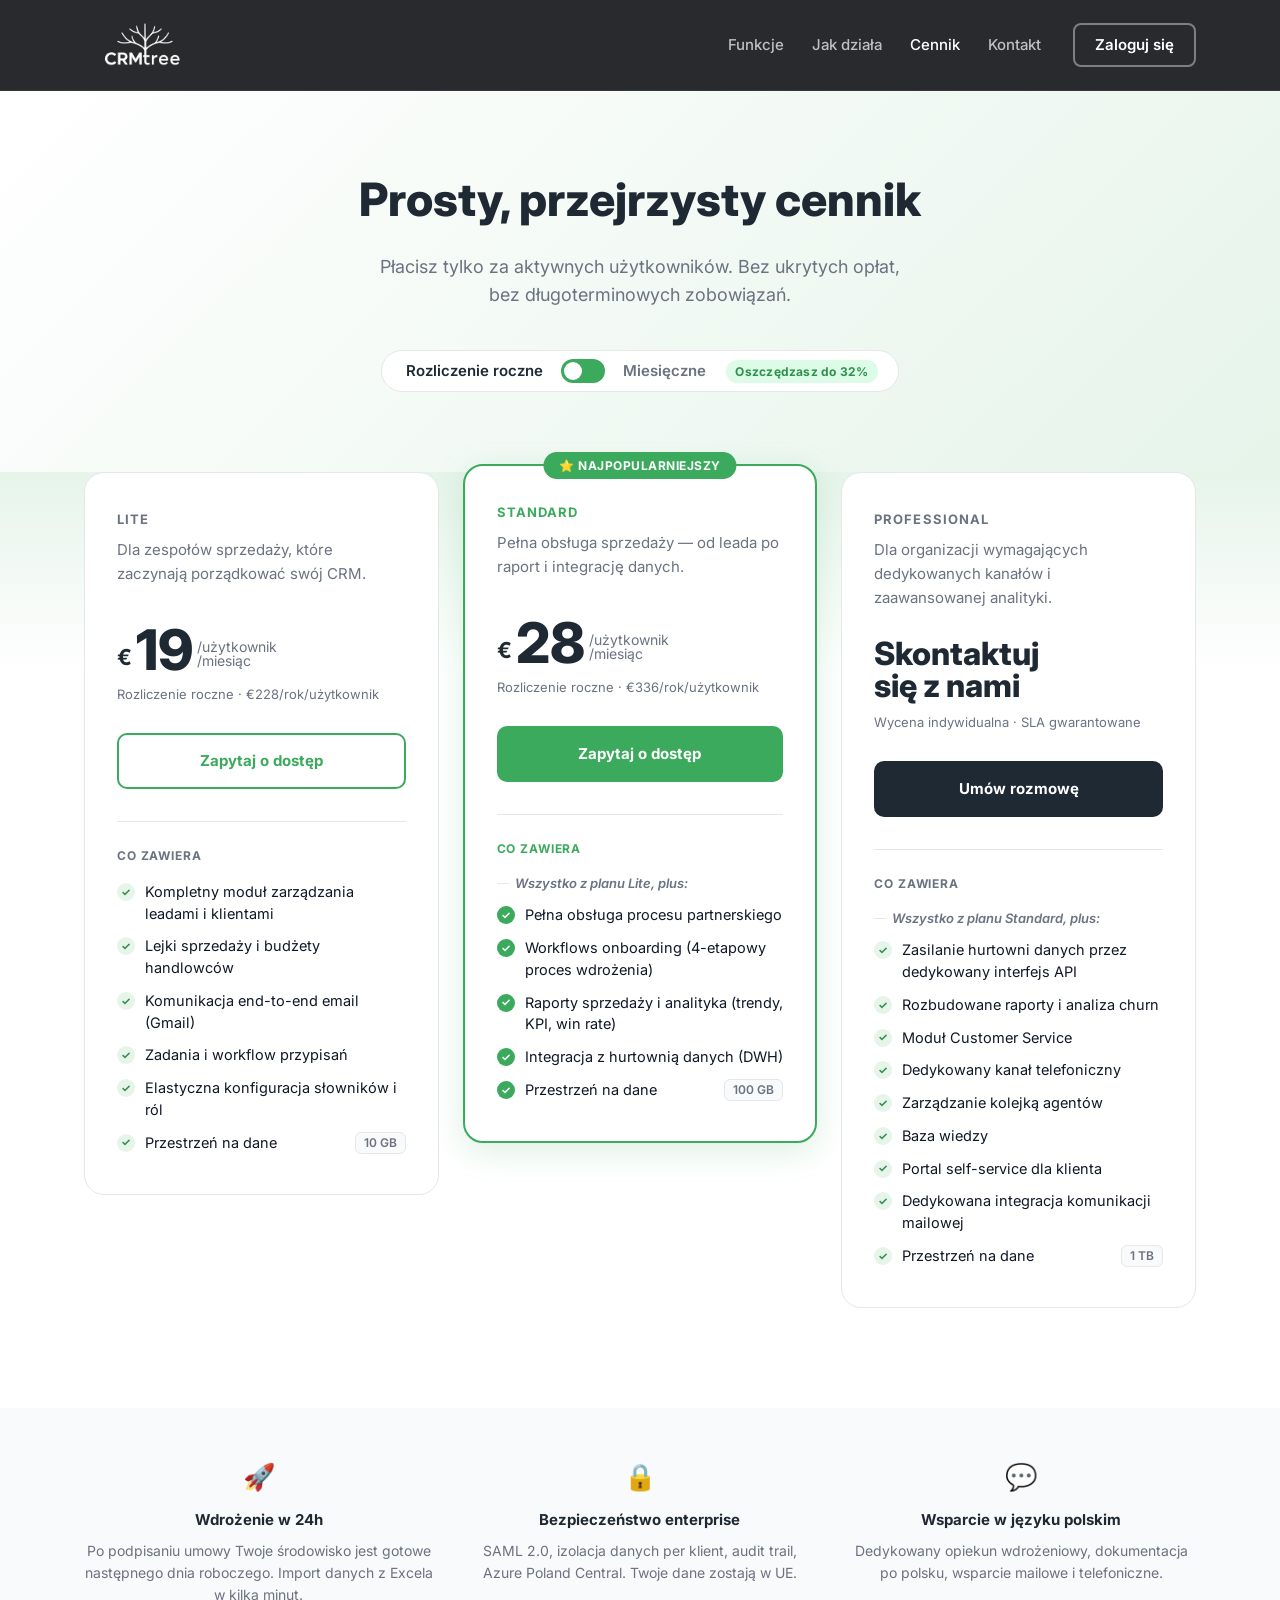
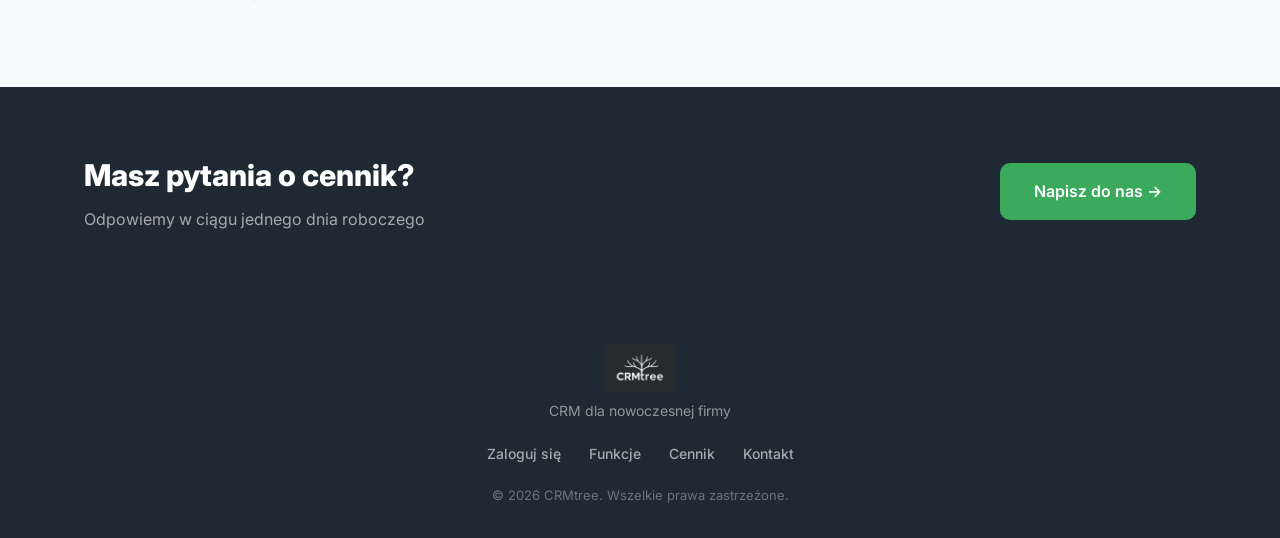
<file: pricing.html>
<!DOCTYPE html>
<html lang="pl">
<head>
  <meta charset="UTF-8" />
  <meta name="viewport" content="width=device-width, initial-scale=1.0" />
  <title>Cennik — CRMtree</title>
  <meta name="description" content="Przejrzyste ceny CRMtree. Wybierz plan dopasowany do potrzeb Twojego zespołu sprzedaży." />
  <link rel="canonical" href="https://crmtree.pl/pricing.html" />

  <meta property="og:type" content="website" />
  <meta property="og:site_name" content="CRMtree" />
  <meta property="og:title" content="Cennik — CRMtree" />
  <meta property="og:description" content="Przejrzyste ceny CRMtree. Wybierz plan dopasowany do potrzeb Twojego zespołu sprzedaży." />
  <meta property="og:url" content="https://crmtree.pl/pricing.html" />
  <meta property="og:image" content="https://crmtree.pl/screenshot.webp" />
  <meta property="og:locale" content="pl_PL" />
  <meta name="twitter:card" content="summary_large_image" />
  <meta name="twitter:title" content="Cennik — CRMtree" />
  <meta name="twitter:description" content="Przejrzyste ceny CRMtree. Wybierz plan dopasowany do potrzeb Twojego zespołu sprzedaży." />
  <meta name="twitter:image" content="https://crmtree.pl/screenshot.webp" />

  <link rel="icon" type="image/png" href="/favicon.png" />
  <link rel="apple-touch-icon" href="/apple-touch-icon.png" />

  <link rel="preconnect" href="https://fonts.googleapis.com" />
  <link rel="preconnect" href="https://fonts.gstatic.com" crossorigin />
  <link href="https://fonts.googleapis.com/css2?family=Inter:wght@400;500;600;700;800&display=swap" rel="stylesheet" />
  <link rel="stylesheet" href="style.css" />
  <style>
    /* ── PRICING PAGE SPECIFIC ─────────────────────────────────────────── */

    .pricing-hero {
      background: linear-gradient(135deg, #fff 0%, var(--green-light) 100%);
      padding: 72px 0 80px;
      text-align: center;
    }
    .pricing-hero h1 {
      font-size: 46px; font-weight: 800; color: var(--navy); margin-bottom: 16px;
    }
    .pricing-hero p {
      font-size: 18px; color: var(--text-muted); max-width: 540px; margin: 0 auto 40px;
    }

    /* ── BILLING TOGGLE ───────────────────────────────────────────────── */
    .billing-toggle {
      display: inline-flex;
      align-items: center;
      gap: 14px;
      background: #fff;
      border: 1.5px solid var(--border);
      border-radius: 999px;
      padding: 6px 20px;
      font-size: 15px;
      font-weight: 600;
      color: var(--text-muted);
      user-select: none;
    }
    .billing-toggle__label {
      cursor: pointer;
      transition: color .15s;
      padding: 2px 4px;
    }
    .billing-toggle__label.active { color: var(--navy); }

    .toggle-switch {
      position: relative;
      width: 44px; height: 24px;
      background: var(--green);
      border-radius: 999px;
      cursor: pointer;
      transition: background .2s;
      flex-shrink: 0;
    }
    .toggle-switch::after {
      content: '';
      position: absolute;
      top: 3px; left: 3px;
      width: 18px; height: 18px;
      background: #fff;
      border-radius: 50%;
      transition: transform .2s;
    }
    .toggle-switch.monthly::after { transform: translateX(20px); }

    .save-badge {
      display: inline-flex;
      align-items: center;
      background: #dcfce7;
      color: var(--green-dark);
      font-size: 12px;
      font-weight: 700;
      padding: 2px 9px;
      border-radius: 999px;
      margin-left: 2px;
      letter-spacing: .02em;
    }
    .toggle-switch.monthly ~ .save-badge { opacity: 0; }

    /* ── PRICING GRID ─────────────────────────────────────────────────── */
    .pricing-section {
      padding: 0 0 100px;
      background: linear-gradient(180deg, var(--green-light) 0%, #fff 200px);
    }
    .pricing-grid {
      display: grid;
      grid-template-columns: repeat(3, 1fr);
      gap: 24px;
      align-items: start;
    }

    /* ── CARD BASE ────────────────────────────────────────────────────── */
    .plan-card {
      background: #fff;
      border: 1.5px solid var(--border);
      border-radius: 20px;
      padding: 36px 32px 40px;
      position: relative;
      transition: box-shadow .2s, transform .2s;
    }
    .plan-card:hover {
      box-shadow: 0 12px 40px rgba(0,0,0,.10);
      transform: translateY(-4px);
    }

    /* ── FEATURED (Standard) ──────────────────────────────────────────── */
    .plan-card--featured {
      border-color: var(--green);
      border-width: 2px;
      box-shadow: 0 8px 32px rgba(59,170,93,.18);
      transform: translateY(-8px);
    }
    .plan-card--featured:hover {
      box-shadow: 0 16px 48px rgba(59,170,93,.24);
      transform: translateY(-12px);
    }
    .plan-badge {
      position: absolute;
      top: -14px; left: 50%;
      transform: translateX(-50%);
      background: var(--green);
      color: #fff;
      font-size: 12px;
      font-weight: 700;
      padding: 4px 16px;
      border-radius: 999px;
      white-space: nowrap;
      letter-spacing: .04em;
      text-transform: uppercase;
    }

    /* ── PLAN HEADER ──────────────────────────────────────────────────── */
    .plan-name {
      font-size: 13px;
      font-weight: 700;
      text-transform: uppercase;
      letter-spacing: .08em;
      color: var(--text-muted);
      margin-bottom: 8px;
    }
    .plan-card--featured .plan-name { color: var(--green); }

    .plan-tagline {
      font-size: 15px;
      color: var(--text-muted);
      margin-bottom: 28px;
      min-height: 44px;
    }

    /* ── PRICE ────────────────────────────────────────────────────────── */
    .plan-price {
      margin-bottom: 6px;
      display: flex;
      align-items: flex-end;
      gap: 4px;
      min-height: 64px;
    }
    .price-currency {
      font-size: 22px;
      font-weight: 700;
      color: var(--navy);
      line-height: 1;
      padding-bottom: 10px;
    }
    .price-amount {
      font-size: 56px;
      font-weight: 800;
      color: var(--navy);
      line-height: 1;
    }
    .price-period {
      font-size: 14px;
      color: var(--text-muted);
      line-height: 1;
      padding-bottom: 10px;
    }
    .price-contact {
      font-size: 32px;
      font-weight: 800;
      color: var(--navy);
      line-height: 1;
      padding-bottom: 4px;
    }

    .plan-billing-note {
      font-size: 13px;
      color: var(--text-muted);
      margin-bottom: 28px;
      min-height: 20px;
    }
    .plan-billing-note .annual-note { display: block; }
    .plan-billing-note .monthly-note { display: none; }
    body.billing-monthly .plan-billing-note .annual-note { display: none; }
    body.billing-monthly .plan-billing-note .monthly-note { display: block; }

    /* Przełączanie cen */
    .price-annual { display: flex; align-items: flex-end; gap: 4px; }
    .price-monthly { display: none; align-items: flex-end; gap: 4px; }
    body.billing-monthly .price-annual { display: none; }
    body.billing-monthly .price-monthly { display: flex; }

    /* ── CTA BUTTON ───────────────────────────────────────────────────── */
    .plan-cta {
      display: block;
      width: 100%;
      padding: 14px;
      border-radius: 10px;
      font-size: 15px;
      font-weight: 700;
      text-align: center;
      text-decoration: none;
      cursor: pointer;
      border: 2px solid transparent;
      transition: all .18s;
      margin-bottom: 32px;
    }
    .plan-cta--primary {
      background: var(--green);
      color: #fff;
    }
    .plan-cta--primary:hover { background: var(--green-dark); }

    .plan-cta--outline {
      background: transparent;
      border-color: var(--green);
      color: var(--green);
    }
    .plan-cta--outline:hover { background: var(--green-light); }

    .plan-cta--dark {
      background: var(--navy);
      color: #fff;
    }
    .plan-cta--dark:hover { background: #2d3748; }

    /* ── FEATURE LIST ─────────────────────────────────────────────────── */
    .plan-divider {
      border: none;
      border-top: 1px solid var(--border);
      margin-bottom: 24px;
    }
    .plan-features-label {
      font-size: 12px;
      font-weight: 700;
      text-transform: uppercase;
      letter-spacing: .07em;
      color: var(--text-muted);
      margin-bottom: 16px;
    }
    .plan-card--featured .plan-features-label { color: var(--green); }

    .plan-features {
      list-style: none;
      display: flex;
      flex-direction: column;
      gap: 11px;
    }
    .plan-features li {
      display: flex;
      align-items: flex-start;
      gap: 10px;
      font-size: 14.5px;
      color: var(--text);
      line-height: 1.5;
    }
    .plan-features li .check {
      width: 18px; height: 18px;
      border-radius: 50%;
      background: var(--green-light);
      color: var(--green-dark);
      font-size: 11px;
      display: flex; align-items: center; justify-content: center;
      flex-shrink: 0;
      margin-top: 2px;
      font-weight: 700;
    }
    .plan-card--featured .plan-features li .check {
      background: var(--green);
      color: #fff;
    }
    .plan-features li .storage {
      display: inline-flex;
      align-items: center;
      background: var(--bg-alt);
      border: 1px solid var(--border);
      font-size: 12px;
      font-weight: 600;
      padding: 1px 8px;
      border-radius: 6px;
      color: var(--text-muted);
      margin-left: auto;
      flex-shrink: 0;
    }
    .plan-inherits {
      font-size: 13px;
      font-weight: 600;
      color: var(--text-muted);
      font-style: italic;
      display: flex;
      align-items: center;
      gap: 6px;
    }
    .plan-inherits::before {
      content: '';
      display: block;
      width: 12px; height: 1px;
      background: var(--border);
    }

    /* ── FAQ / NOTES ──────────────────────────────────────────────────── */
    .pricing-notes {
      padding: 48px 0 80px;
      background: var(--bg-alt);
    }
    .pricing-notes__inner {
      display: grid;
      grid-template-columns: repeat(3, 1fr);
      gap: 32px;
      text-align: center;
    }
    .note-item h4 {
      font-size: 15px;
      font-weight: 700;
      color: var(--navy);
      margin-bottom: 8px;
    }
    .note-item p {
      font-size: 14px;
      color: var(--text-muted);
      line-height: 1.6;
    }
    .note-icon {
      font-size: 26px;
      margin-bottom: 10px;
    }

    /* ── RESPONSIVE ───────────────────────────────────────────────────── */
    @media (max-width: 960px) {
      .pricing-grid {
        grid-template-columns: 1fr;
        max-width: 460px;
        margin: 0 auto;
      }
      .plan-card--featured { transform: none; }
      .plan-card--featured:hover { transform: translateY(-4px); }
      .pricing-hero h1 { font-size: 34px; }
      .pricing-notes__inner { grid-template-columns: 1fr; max-width: 400px; margin: 0 auto; }
    }
    @media (max-width: 600px) {
      .pricing-hero { padding: 48px 0 56px; }
      .pricing-hero h1 { font-size: 28px; }
      .plan-card { padding: 28px 24px 32px; }
      .price-amount { font-size: 44px; }
    }
  </style>
</head>
<body>

  <!-- NAVBAR -->
  <header class="navbar">
    <div class="container navbar__inner">
      <a href="/" class="navbar__logo">
        <img src="logo.webp" alt="CRMtree" class="navbar__logo-img" width="300" height="200" />
      </a>
      <nav class="navbar__links">
        <a href="/#features">Funkcje</a>
        <a href="/#how-it-works">Jak działa</a>
        <a href="/pricing.html" style="color:#fff">Cennik</a>
        <a href="/#contact">Kontakt</a>
      </nav>
      <a href="https://app.crmtree.pl" class="btn btn--outline-light">Zaloguj się</a>
    </div>
  </header>

  <!-- HERO -->
  <section class="pricing-hero">
    <div class="container">
      <h1>Prosty, przejrzysty cennik</h1>
      <p>Płacisz tylko za aktywnych użytkowników. Bez ukrytych opłat, bez długoterminowych zobowiązań.</p>

      <!-- BILLING TOGGLE -->
      <div class="billing-toggle" id="billingToggle">
        <span class="billing-toggle__label active" id="labelAnnual">Rozliczenie roczne</span>
        <div class="toggle-switch" id="toggleSwitch"></div>
        <span class="billing-toggle__label" id="labelMonthly">Miesięczne</span>
        <span class="save-badge" id="saveBadge">Oszczędzasz do 32%</span>
      </div>
    </div>
  </section>

  <!-- PRICING CARDS -->
  <section class="pricing-section">
    <div class="container">
      <div class="pricing-grid">

        <!-- ── LITE ───────────────────────────────────────── -->
        <div class="plan-card">
          <div class="plan-name">Lite</div>
          <div class="plan-tagline">Dla zespołów sprzedaży, które zaczynają porządkować swój CRM.</div>

          <!-- Annual price -->
          <div class="plan-price price-annual">
            <span class="price-currency">€</span>
            <span class="price-amount">19</span>
            <span class="price-period">/użytkownik<br>/miesiąc</span>
          </div>
          <!-- Monthly price -->
          <div class="plan-price price-monthly">
            <span class="price-currency">€</span>
            <span class="price-amount">28</span>
            <span class="price-period">/użytkownik<br>/miesiąc</span>
          </div>

          <div class="plan-billing-note">
            <span class="annual-note">Rozliczenie roczne · €228/rok/użytkownik</span>
            <span class="monthly-note">Rozliczenie miesięczne</span>
          </div>

          <a href="/#contact" class="plan-cta plan-cta--outline">Zapytaj o dostęp</a>

          <hr class="plan-divider" />
          <div class="plan-features-label">Co zawiera</div>
          <ul class="plan-features">
            <li>
              <span class="check">✓</span>
              Kompletny moduł zarządzania leadami i klientami
            </li>
            <li>
              <span class="check">✓</span>
              Lejki sprzedaży i budżety handlowców
            </li>
            <li>
              <span class="check">✓</span>
              Komunikacja end-to-end email (Gmail)
            </li>
            <li>
              <span class="check">✓</span>
              Zadania i workflow przypisań
            </li>
            <li>
              <span class="check">✓</span>
              Elastyczna konfiguracja słowników i ról
            </li>
            <li>
              <span class="check">✓</span>
              Przestrzeń na dane
              <span class="storage">10 GB</span>
            </li>
          </ul>
        </div>

        <!-- ── STANDARD (FEATURED) ────────────────────────── -->
        <div class="plan-card plan-card--featured">
          <div class="plan-badge">⭐ Najpopularniejszy</div>

          <div class="plan-name">Standard</div>
          <div class="plan-tagline">Pełna obsługa sprzedaży — od leada po raport i integrację danych.</div>

          <!-- Annual price -->
          <div class="plan-price price-annual">
            <span class="price-currency">€</span>
            <span class="price-amount">28</span>
            <span class="price-period">/użytkownik<br>/miesiąc</span>
          </div>
          <!-- Monthly price -->
          <div class="plan-price price-monthly">
            <span class="price-currency">€</span>
            <span class="price-amount">36</span>
            <span class="price-period">/użytkownik<br>/miesiąc</span>
          </div>

          <div class="plan-billing-note">
            <span class="annual-note">Rozliczenie roczne · €336/rok/użytkownik</span>
            <span class="monthly-note">Rozliczenie miesięczne</span>
          </div>

          <a href="/#contact" class="plan-cta plan-cta--primary">Zapytaj o dostęp</a>

          <hr class="plan-divider" />
          <div class="plan-features-label">Co zawiera</div>
          <ul class="plan-features">
            <li>
              <span class="plan-inherits">Wszystko z planu Lite, plus:</span>
            </li>
            <li>
              <span class="check">✓</span>
              Pełna obsługa procesu partnerskiego
            </li>
            <li>
              <span class="check">✓</span>
              Workflows onboarding (4-etapowy proces wdrożenia)
            </li>
            <li>
              <span class="check">✓</span>
              Raporty sprzedaży i analityka (trendy, KPI, win rate)
            </li>
            <li>
              <span class="check">✓</span>
              Integracja z hurtownią danych (DWH)
            </li>
            <li>
              <span class="check">✓</span>
              Przestrzeń na dane
              <span class="storage">100 GB</span>
            </li>
          </ul>
        </div>

        <!-- ── PROFESSIONAL ───────────────────────────────── -->
        <div class="plan-card">
          <div class="plan-name">Professional</div>
          <div class="plan-tagline">Dla organizacji wymagających dedykowanych kanałów i zaawansowanej analityki.</div>

          <div class="plan-price">
            <span class="price-contact">Skontaktuj<br/>się z nami</span>
          </div>

          <div class="plan-billing-note">
            Wycena indywidualna · SLA gwarantowane
          </div>

          <a href="/#contact" class="plan-cta plan-cta--dark">Umów rozmowę</a>

          <hr class="plan-divider" />
          <div class="plan-features-label">Co zawiera</div>
          <ul class="plan-features">
            <li>
              <span class="plan-inherits">Wszystko z planu Standard, plus:</span>
            </li>
            <li>
              <span class="check">✓</span>
              Zasilanie hurtowni danych przez dedykowany interfejs API
            </li>
            <li>
              <span class="check">✓</span>
              Rozbudowane raporty i analiza churn
            </li>
            <li>
              <span class="check">✓</span>
              Moduł Customer Service
            </li>
            <li>
              <span class="check">✓</span>
              Dedykowany kanał telefoniczny
            </li>
            <li>
              <span class="check">✓</span>
              Zarządzanie kolejką agentów
            </li>
            <li>
              <span class="check">✓</span>
              Baza wiedzy
            </li>
            <li>
              <span class="check">✓</span>
              Portal self-service dla klienta
            </li>
            <li>
              <span class="check">✓</span>
              Dedykowana integracja komunikacji mailowej
            </li>
            <li>
              <span class="check">✓</span>
              Przestrzeń na dane
              <span class="storage">1 TB</span>
            </li>
          </ul>
        </div>

      </div><!-- /pricing-grid -->
    </div>
  </section>

  <!-- NOTES -->
  <section class="pricing-notes">
    <div class="container">
      <div class="pricing-notes__inner">
        <div class="note-item">
          <div class="note-icon">🚀</div>
          <h4>Wdrożenie w 24h</h4>
          <p>Po podpisaniu umowy Twoje środowisko jest gotowe następnego dnia roboczego. Import danych z Excela w kilka minut.</p>
        </div>
        <div class="note-item">
          <div class="note-icon">🔒</div>
          <h4>Bezpieczeństwo enterprise</h4>
          <p>SAML 2.0, izolacja danych per klient, audit trail, Azure Poland Central. Twoje dane zostają w UE.</p>
        </div>
        <div class="note-item">
          <div class="note-icon">💬</div>
          <h4>Wsparcie w języku polskim</h4>
          <p>Dedykowany opiekun wdrożeniowy, dokumentacja po polsku, wsparcie mailowe i telefoniczne.</p>
        </div>
      </div>
    </div>
  </section>

  <!-- CTA -->
  <section class="login-cta">
    <div class="container login-cta__inner">
      <div class="login-cta__text">
        <h2>Masz pytania o cennik?</h2>
        <p>Odpowiemy w ciągu jednego dnia roboczego</p>
      </div>
      <a href="/#contact" class="btn btn--primary btn--lg">Napisz do nas →</a>
    </div>
  </section>

  <!-- FOOTER -->
  <footer class="footer">
    <div class="container footer__inner">
      <div class="footer__brand">
        <img src="logo.webp" alt="CRMtree" class="footer__logo-img" width="300" height="200" loading="lazy" />
        <p>CRM dla nowoczesnej firmy</p>
      </div>
      <div class="footer__links">
        <a href="https://app.crmtree.pl">Zaloguj się</a>
        <a href="/#features">Funkcje</a>
        <a href="/pricing.html">Cennik</a>
        <a href="/#contact">Kontakt</a>
      </div>
      <p class="footer__copy">&copy; 2026 CRMtree. Wszelkie prawa zastrzeżone.</p>
    </div>
  </footer>

  <script>
    const toggle = document.getElementById('toggleSwitch');
    const labelAnnual = document.getElementById('labelAnnual');
    const labelMonthly = document.getElementById('labelMonthly');
    const saveBadge = document.getElementById('saveBadge');
    let isMonthly = false;

    toggle.addEventListener('click', () => {
      isMonthly = !isMonthly;
      toggle.classList.toggle('monthly', isMonthly);
      labelAnnual.classList.toggle('active', !isMonthly);
      labelMonthly.classList.toggle('active', isMonthly);
      saveBadge.style.opacity = isMonthly ? '0' : '1';
      document.body.classList.toggle('billing-monthly', isMonthly);
    });

    // Kliknięcie na etykiety też przełącza
    labelAnnual.addEventListener('click', () => { if (isMonthly) toggle.click(); });
    labelMonthly.addEventListener('click', () => { if (!isMonthly) toggle.click(); });
  </script>

</body>
</html>
</file>
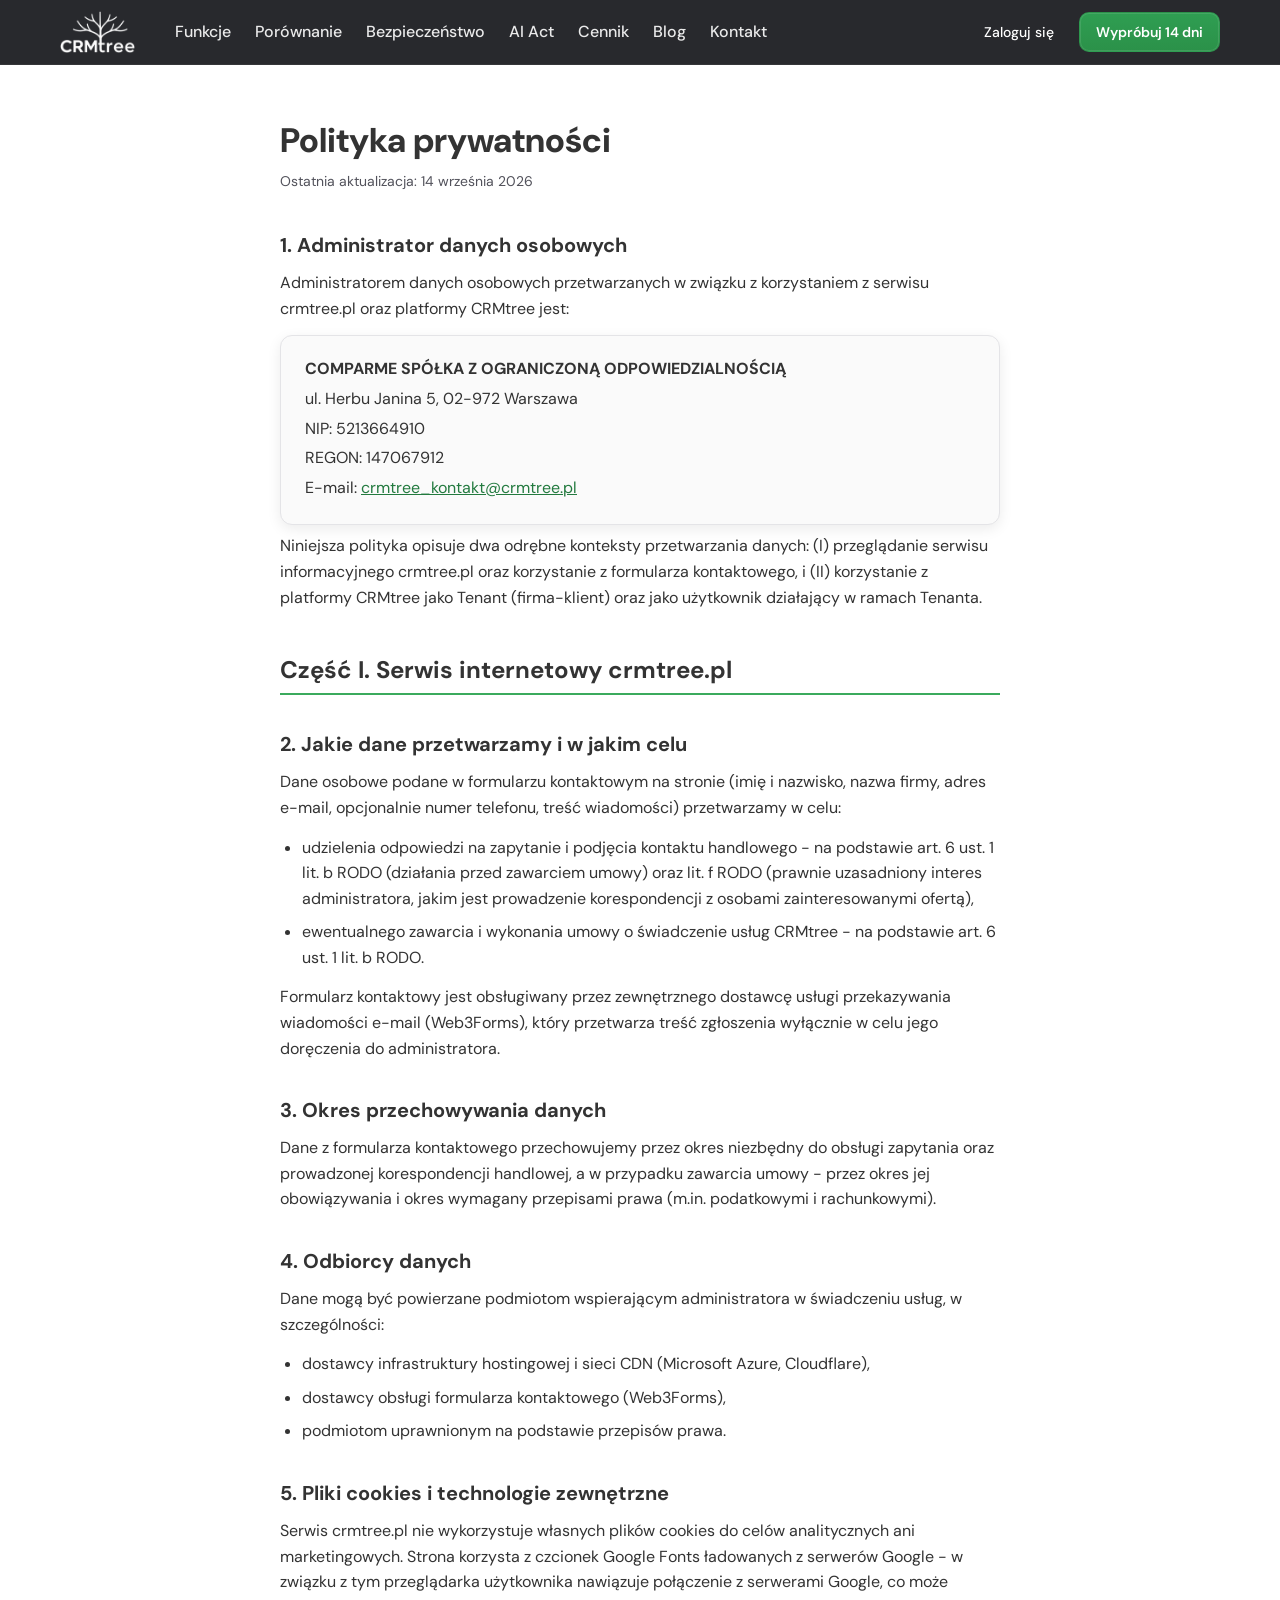
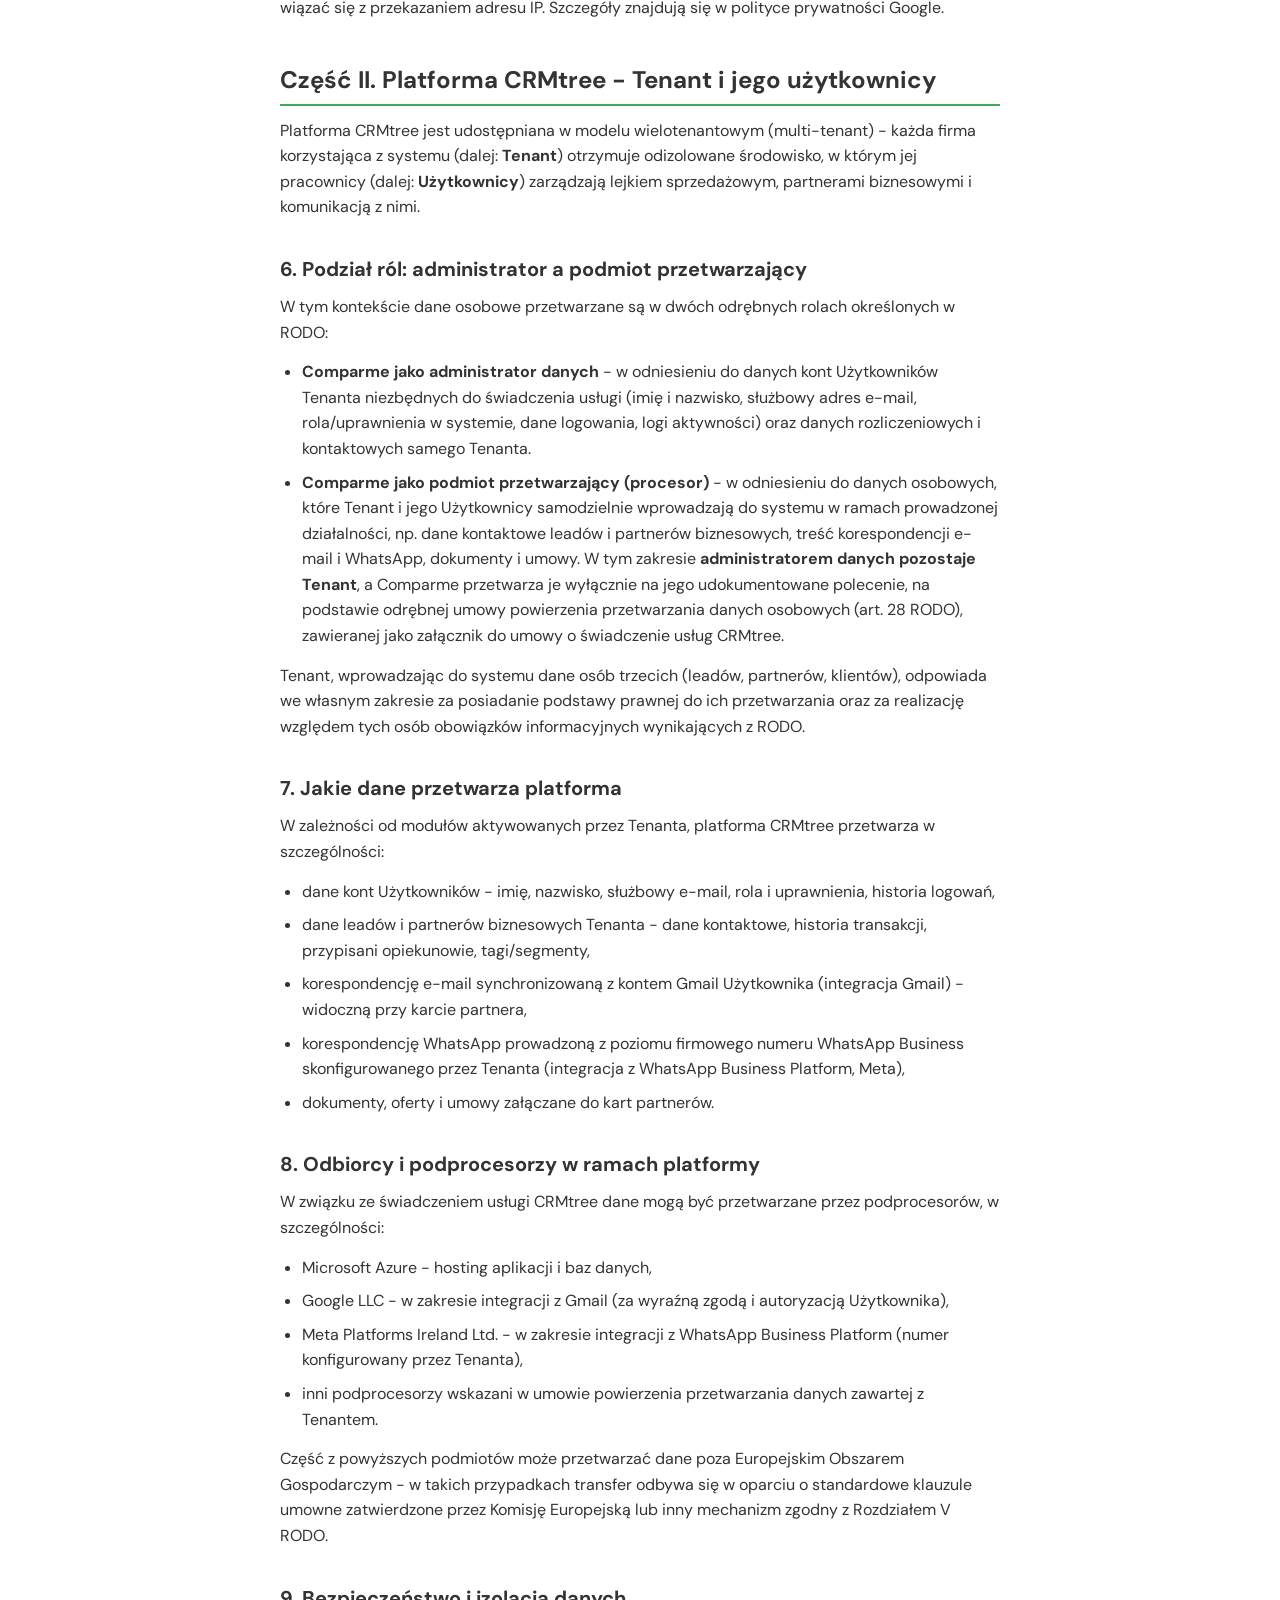
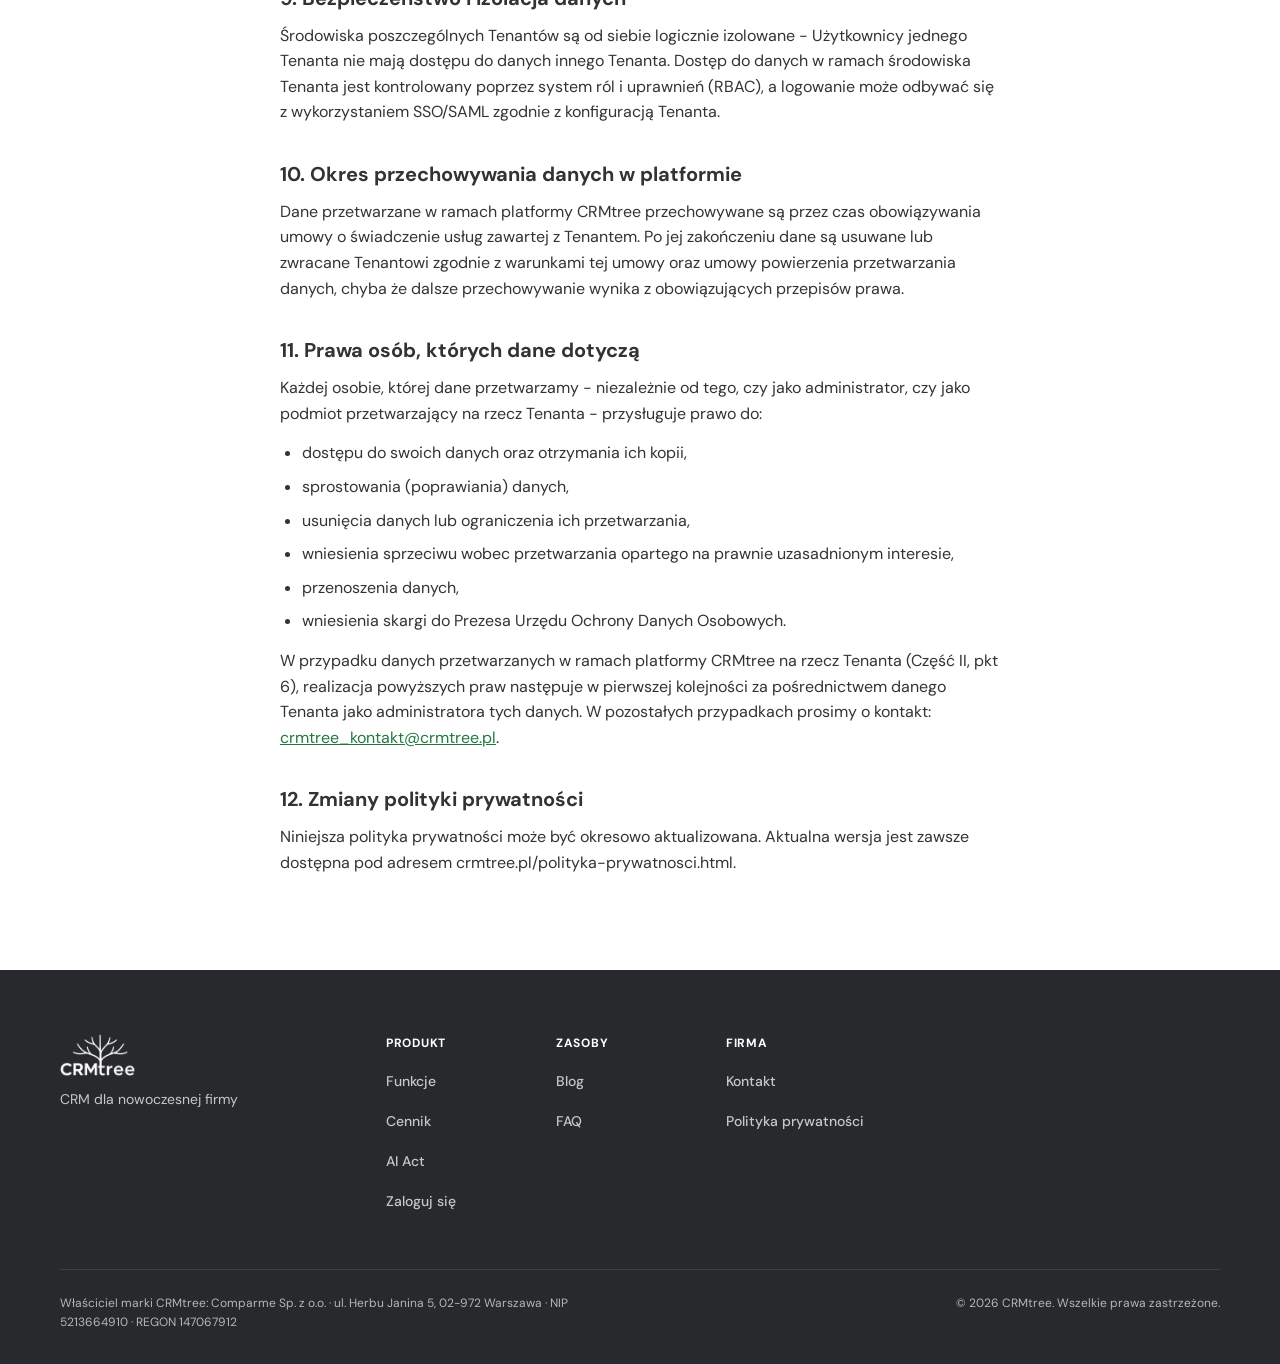
<file: public/polityka-prywatnosci.html>
<!DOCTYPE html>
<html lang="pl">
<head>
  <meta charset="UTF-8" />
  <meta name="viewport" content="width=device-width, initial-scale=1.0" />
  <title>Polityka prywatności - CRMtree</title>
  <meta name="description" content="Polityka prywatności serwisu CRMtree oraz dane administratora danych osobowych - Comparme Sp. z o.o." />
  <link rel="canonical" href="https://crmtree.pl/polityka-prywatnosci.html" />
  <meta name="robots" content="noindex, follow" />

  <meta property="og:type" content="website" />
  <meta property="og:site_name" content="CRMtree" />
  <meta property="og:title" content="Polityka prywatności - CRMtree" />
  <meta property="og:description" content="Polityka prywatności serwisu CRMtree oraz dane administratora danych osobowych - Comparme Sp. z o.o." />
  <meta property="og:url" content="https://crmtree.pl/polityka-prywatnosci.html" />
  <meta property="og:locale" content="pl_PL" />

  <link rel="icon" type="image/png" href="/favicon.png" />
  <link rel="apple-touch-icon" href="/apple-touch-icon.png" />

  <link rel="preconnect" href="https://fonts.googleapis.com" />
  <link rel="preconnect" href="https://fonts.gstatic.com" crossorigin />
  <link href="https://fonts.googleapis.com/css2?family=DM+Sans:opsz,wght@9..40,400..800&display=swap" rel="stylesheet" />
  <link rel="stylesheet" href="style.css" />
  <style>
    .legal { padding: 48px 0 64px; }
    .legal__inner { max-width: calc(720px + 2 * var(--gutter)); }
    .legal h1 { font-size: 32px; font-weight: 800; line-height: 1.2; color: var(--ink); margin-bottom: 8px; }
    .legal .legal__updated { font-size: 14px; color: var(--text-muted); margin-bottom: 40px; }
    .legal h2 { font-size: 20px; font-weight: 700; line-height: 1.3; color: var(--ink); margin: 36px 0 12px; }
    .legal p, .legal li { max-width: 45.5em; }
    .legal p { margin-bottom: 14px; color: var(--text); }
    .legal ul { margin: 0 0 14px 22px; }
    .legal li { margin-bottom: 8px; }
    .legal__box {
      background: var(--gray-50);
      border: 1px solid var(--border);
      border-radius: var(--radius);
      box-shadow: var(--shadow-sm);
      padding: 20px 24px;
      margin-bottom: 8px;
      overflow-wrap: anywhere;
    }
    .legal__box p { margin-bottom: 4px; }
    .legal a { color: var(--brand-text); overflow-wrap: anywhere; }
    @media (min-width: 768px) { .legal { padding: 56px 0 80px; } .legal h1 { font-size: 34px; } }
  </style>
</head>
<body>

  <!-- NAVBAR -->
  <header class="navbar">
    <div class="container navbar__inner">
      <a href="/" class="navbar__logo">
        <img src="logo-white.webp" alt="CRMtree" class="navbar__logo-img" width="172" height="96" />
      </a>
      <a href="/#trial" class="btn btn--primary navbar__cta">Wypróbuj 14 dni</a>
      <button type="button" class="navbar__toggle" aria-expanded="false" aria-controls="siteMenu" aria-label="Otwórz menu" data-i18n-aria-label="nav.menu_open">
        <svg class="ic-open" width="20" height="20" viewBox="0 0 20 20" fill="none" aria-hidden="true"><path d="M3 5h14M3 10h14M3 15h14" stroke="currentColor" stroke-width="2" stroke-linecap="round"/></svg>
        <svg class="ic-close" width="20" height="20" viewBox="0 0 20 20" fill="none" aria-hidden="true"><path d="M5 5l10 10M15 5L5 15" stroke="currentColor" stroke-width="2" stroke-linecap="round"/></svg>
      </button>
      <div class="navbar__menu" id="siteMenu">
      <nav class="navbar__links" aria-label="Menu">
        <a href="/#features">Funkcje</a>
        <a href="/#compare">Porównanie</a>
        <a href="/#security">Bezpieczeństwo</a>
        <a href="/#aiact">AI Act</a>
        <a href="/pricing.html">Cennik</a>
        <a href="/blog">Blog</a>
        <a href="/#contact">Kontakt</a>
      </nav>
      <div class="navbar__right">
        <a href="https://demo.crmtree.pl/login" class="btn btn--outline-light">Zaloguj się</a>
        <a href="/#trial" class="btn btn--primary">Wypróbuj 14 dni</a>
      </div>
      </div>
    </div>
  </header>

  <!-- LEGAL CONTENT -->
  <section class="legal">
    <div class="container legal__inner">
      <h1>Polityka prywatności</h1>
      <p class="legal__updated">Ostatnia aktualizacja: 14 września 2026</p>

      <h2>1. Administrator danych osobowych</h2>
      <p>Administratorem danych osobowych przetwarzanych w związku z korzystaniem z serwisu crmtree.pl oraz platformy CRMtree jest:</p>
      <div class="legal__box">
        <p><strong>COMPARME SPÓŁKA Z OGRANICZONĄ ODPOWIEDZIALNOŚCIĄ</strong></p>
        <p>ul. Herbu Janina 5, 02-972 Warszawa</p>
        <p>NIP: 5213664910</p>
        <p>REGON: 147067912</p>
        <p>E-mail: <a href="mailto:crmtree_kontakt@crmtree.pl">crmtree_kontakt@crmtree.pl</a></p>
      </div>
      <p>Niniejsza polityka opisuje dwa odrębne konteksty przetwarzania danych: (I) przeglądanie serwisu informacyjnego crmtree.pl oraz korzystanie z formularza kontaktowego, i (II) korzystanie z platformy CRMtree jako Tenant (firma-klient) oraz jako użytkownik działający w ramach Tenanta.</p>

      <h2 style="margin-top:44px; font-size:24px; border-bottom:2px solid var(--green); padding-bottom:8px;">Część I. Serwis internetowy crmtree.pl</h2>

      <h2>2. Jakie dane przetwarzamy i w jakim celu</h2>
      <p>Dane osobowe podane w formularzu kontaktowym na stronie (imię i nazwisko, nazwa firmy, adres e-mail, opcjonalnie numer telefonu, treść wiadomości) przetwarzamy w celu:</p>
      <ul>
        <li>udzielenia odpowiedzi na zapytanie i podjęcia kontaktu handlowego - na podstawie art. 6 ust. 1 lit. b RODO (działania przed zawarciem umowy) oraz lit. f RODO (prawnie uzasadniony interes administratora, jakim jest prowadzenie korespondencji z osobami zainteresowanymi ofertą),</li>
        <li>ewentualnego zawarcia i wykonania umowy o świadczenie usług CRMtree - na podstawie art. 6 ust. 1 lit. b RODO.</li>
      </ul>
      <p>Formularz kontaktowy jest obsługiwany przez zewnętrznego dostawcę usługi przekazywania wiadomości e-mail (Web3Forms), który przetwarza treść zgłoszenia wyłącznie w celu jego doręczenia do administratora.</p>

      <h2>3. Okres przechowywania danych</h2>
      <p>Dane z formularza kontaktowego przechowujemy przez okres niezbędny do obsługi zapytania oraz prowadzonej korespondencji handlowej, a w przypadku zawarcia umowy - przez okres jej obowiązywania i okres wymagany przepisami prawa (m.in. podatkowymi i rachunkowymi).</p>

      <h2>4. Odbiorcy danych</h2>
      <p>Dane mogą być powierzane podmiotom wspierającym administratora w świadczeniu usług, w szczególności:</p>
      <ul>
        <li>dostawcy infrastruktury hostingowej i sieci CDN (Microsoft Azure, Cloudflare),</li>
        <li>dostawcy obsługi formularza kontaktowego (Web3Forms),</li>
        <li>podmiotom uprawnionym na podstawie przepisów prawa.</li>
      </ul>

      <h2>5. Pliki cookies i technologie zewnętrzne</h2>
      <p>Serwis crmtree.pl nie wykorzystuje własnych plików cookies do celów analitycznych ani marketingowych. Strona korzysta z czcionek Google Fonts ładowanych z serwerów Google - w związku z tym przeglądarka użytkownika nawiązuje połączenie z serwerami Google, co może wiązać się z przekazaniem adresu IP. Szczegóły znajdują się w polityce prywatności Google.</p>

      <h2 style="margin-top:44px; font-size:24px; border-bottom:2px solid var(--green); padding-bottom:8px;">Część II. Platforma CRMtree - Tenant i jego użytkownicy</h2>

      <p>Platforma CRMtree jest udostępniana w modelu wielotenantowym (multi-tenant) - każda firma korzystająca z systemu (dalej: <strong>Tenant</strong>) otrzymuje odizolowane środowisko, w którym jej pracownicy (dalej: <strong>Użytkownicy</strong>) zarządzają lejkiem sprzedażowym, partnerami biznesowymi i komunikacją z nimi.</p>

      <h2>6. Podział ról: administrator a podmiot przetwarzający</h2>
      <p>W tym kontekście dane osobowe przetwarzane są w dwóch odrębnych rolach określonych w RODO:</p>
      <ul>
        <li><strong>Comparme jako administrator danych</strong> - w odniesieniu do danych kont Użytkowników Tenanta niezbędnych do świadczenia usługi (imię i nazwisko, służbowy adres e-mail, rola/uprawnienia w systemie, dane logowania, logi aktywności) oraz danych rozliczeniowych i kontaktowych samego Tenanta.</li>
        <li><strong>Comparme jako podmiot przetwarzający (procesor)</strong> - w odniesieniu do danych osobowych, które Tenant i jego Użytkownicy samodzielnie wprowadzają do systemu w ramach prowadzonej działalności, np. dane kontaktowe leadów i partnerów biznesowych, treść korespondencji e-mail i WhatsApp, dokumenty i umowy. W tym zakresie <strong>administratorem danych pozostaje Tenant</strong>, a Comparme przetwarza je wyłącznie na jego udokumentowane polecenie, na podstawie odrębnej umowy powierzenia przetwarzania danych osobowych (art. 28 RODO), zawieranej jako załącznik do umowy o świadczenie usług CRMtree.</li>
      </ul>
      <p>Tenant, wprowadzając do systemu dane osób trzecich (leadów, partnerów, klientów), odpowiada we własnym zakresie za posiadanie podstawy prawnej do ich przetwarzania oraz za realizację względem tych osób obowiązków informacyjnych wynikających z RODO.</p>

      <h2>7. Jakie dane przetwarza platforma</h2>
      <p>W zależności od modułów aktywowanych przez Tenanta, platforma CRMtree przetwarza w szczególności:</p>
      <ul>
        <li>dane kont Użytkowników - imię, nazwisko, służbowy e-mail, rola i uprawnienia, historia logowań,</li>
        <li>dane leadów i partnerów biznesowych Tenanta - dane kontaktowe, historia transakcji, przypisani opiekunowie, tagi/segmenty,</li>
        <li>korespondencję e-mail synchronizowaną z kontem Gmail Użytkownika (integracja Gmail) - widoczną przy karcie partnera,</li>
        <li>korespondencję WhatsApp prowadzoną z poziomu firmowego numeru WhatsApp Business skonfigurowanego przez Tenanta (integracja z WhatsApp Business Platform, Meta),</li>
        <li>dokumenty, oferty i umowy załączane do kart partnerów.</li>
      </ul>

      <h2>8. Odbiorcy i podprocesorzy w ramach platformy</h2>
      <p>W związku ze świadczeniem usługi CRMtree dane mogą być przetwarzane przez podprocesorów, w szczególności:</p>
      <ul>
        <li>Microsoft Azure - hosting aplikacji i baz danych,</li>
        <li>Google LLC - w zakresie integracji z Gmail (za wyraźną zgodą i autoryzacją Użytkownika),</li>
        <li>Meta Platforms Ireland Ltd. - w zakresie integracji z WhatsApp Business Platform (numer konfigurowany przez Tenanta),</li>
        <li>inni podprocesorzy wskazani w umowie powierzenia przetwarzania danych zawartej z Tenantem.</li>
      </ul>
      <p>Część z powyższych podmiotów może przetwarzać dane poza Europejskim Obszarem Gospodarczym - w takich przypadkach transfer odbywa się w oparciu o standardowe klauzule umowne zatwierdzone przez Komisję Europejską lub inny mechanizm zgodny z Rozdziałem V RODO.</p>

      <h2>9. Bezpieczeństwo i izolacja danych</h2>
      <p>Środowiska poszczególnych Tenantów są od siebie logicznie izolowane - Użytkownicy jednego Tenanta nie mają dostępu do danych innego Tenanta. Dostęp do danych w ramach środowiska Tenanta jest kontrolowany poprzez system ról i uprawnień (RBAC), a logowanie może odbywać się z wykorzystaniem SSO/SAML zgodnie z konfiguracją Tenanta.</p>

      <h2>10. Okres przechowywania danych w platformie</h2>
      <p>Dane przetwarzane w ramach platformy CRMtree przechowywane są przez czas obowiązywania umowy o świadczenie usług zawartej z Tenantem. Po jej zakończeniu dane są usuwane lub zwracane Tenantowi zgodnie z warunkami tej umowy oraz umowy powierzenia przetwarzania danych, chyba że dalsze przechowywanie wynika z obowiązujących przepisów prawa.</p>

      <h2>11. Prawa osób, których dane dotyczą</h2>
      <p>Każdej osobie, której dane przetwarzamy - niezależnie od tego, czy jako administrator, czy jako podmiot przetwarzający na rzecz Tenanta - przysługuje prawo do:</p>
      <ul>
        <li>dostępu do swoich danych oraz otrzymania ich kopii,</li>
        <li>sprostowania (poprawiania) danych,</li>
        <li>usunięcia danych lub ograniczenia ich przetwarzania,</li>
        <li>wniesienia sprzeciwu wobec przetwarzania opartego na prawnie uzasadnionym interesie,</li>
        <li>przenoszenia danych,</li>
        <li>wniesienia skargi do Prezesa Urzędu Ochrony Danych Osobowych.</li>
      </ul>
      <p>W przypadku danych przetwarzanych w ramach platformy CRMtree na rzecz Tenanta (Część II, pkt 6), realizacja powyższych praw następuje w pierwszej kolejności za pośrednictwem danego Tenanta jako administratora tych danych. W pozostałych przypadkach prosimy o kontakt: <a href="mailto:crmtree_kontakt@crmtree.pl">crmtree_kontakt@crmtree.pl</a>.</p>

      <h2>12. Zmiany polityki prywatności</h2>
      <p>Niniejsza polityka prywatności może być okresowo aktualizowana. Aktualna wersja jest zawsze dostępna pod adresem crmtree.pl/polityka-prywatnosci.html.</p>
    </div>
  </section>

  <!-- FOOTER -->
  <footer class="footer">
    <div class="container">
      <div class="footer__top">
        <div class="footer__brand">
          <a href="/" class="footer__logo"><img src="logo-white.webp" alt="CRMtree" class="footer__logo-img" width="172" height="96" loading="lazy" /></a>
          <p>CRM dla nowoczesnej firmy</p>
        </div>
        <div class="footer__cols">
          <details class="footer__col" open>
            <summary class="footer__heading">Produkt</summary>
            <ul>
              <li><a href="/#features">Funkcje</a></li>
              <li><a href="/pricing.html">Cennik</a></li>
              <li><a href="/#aiact">AI Act</a></li>
              <li><a href="https://demo.crmtree.pl/login">Zaloguj się</a></li>
            </ul>
          </details>
          <details class="footer__col" open>
            <summary class="footer__heading">Zasoby</summary>
            <ul>
              <li><a href="/blog">Blog</a></li>
              <li><a href="/#faq">FAQ</a></li>
            </ul>
          </details>
          <details class="footer__col" open>
            <summary class="footer__heading">Firma</summary>
            <ul>
              <li><a href="/#contact">Kontakt</a></li>
              <li><a href="/polityka-prywatnosci.html">Polityka prywatności</a></li>
            </ul>
          </details>
        </div>
      </div>
      <div class="footer__bottom">
        <p class="footer__copy">&copy; 2026 CRMtree. Wszelkie prawa zastrzeżone.</p>
        <p class="footer__legal">Właściciel marki CRMtree: Comparme Sp. z o.o. · ul. Herbu Janina 5, 02-972 Warszawa · NIP 5213664910 · REGON 147067912</p>
      </div>
    </div>
  </footer>

  <script src="nav.js"></script>
</body>
</html>
</file>
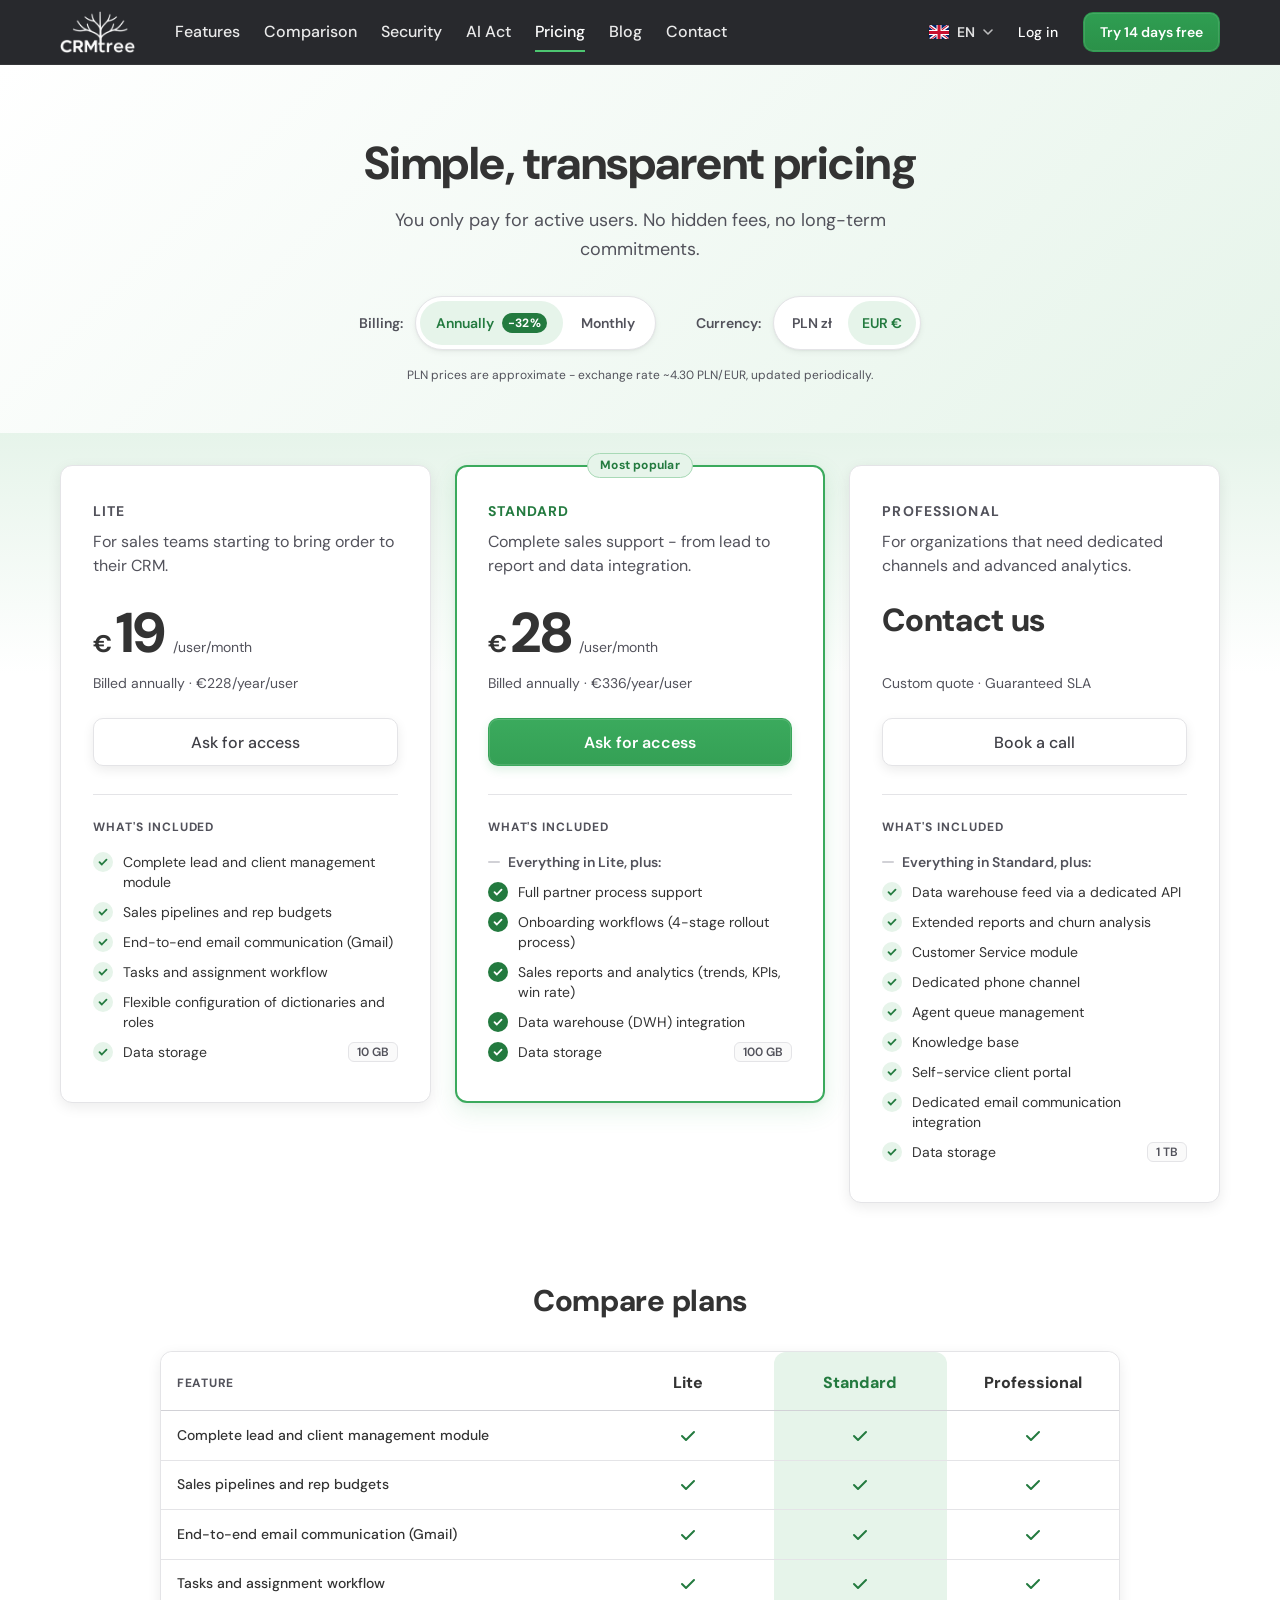
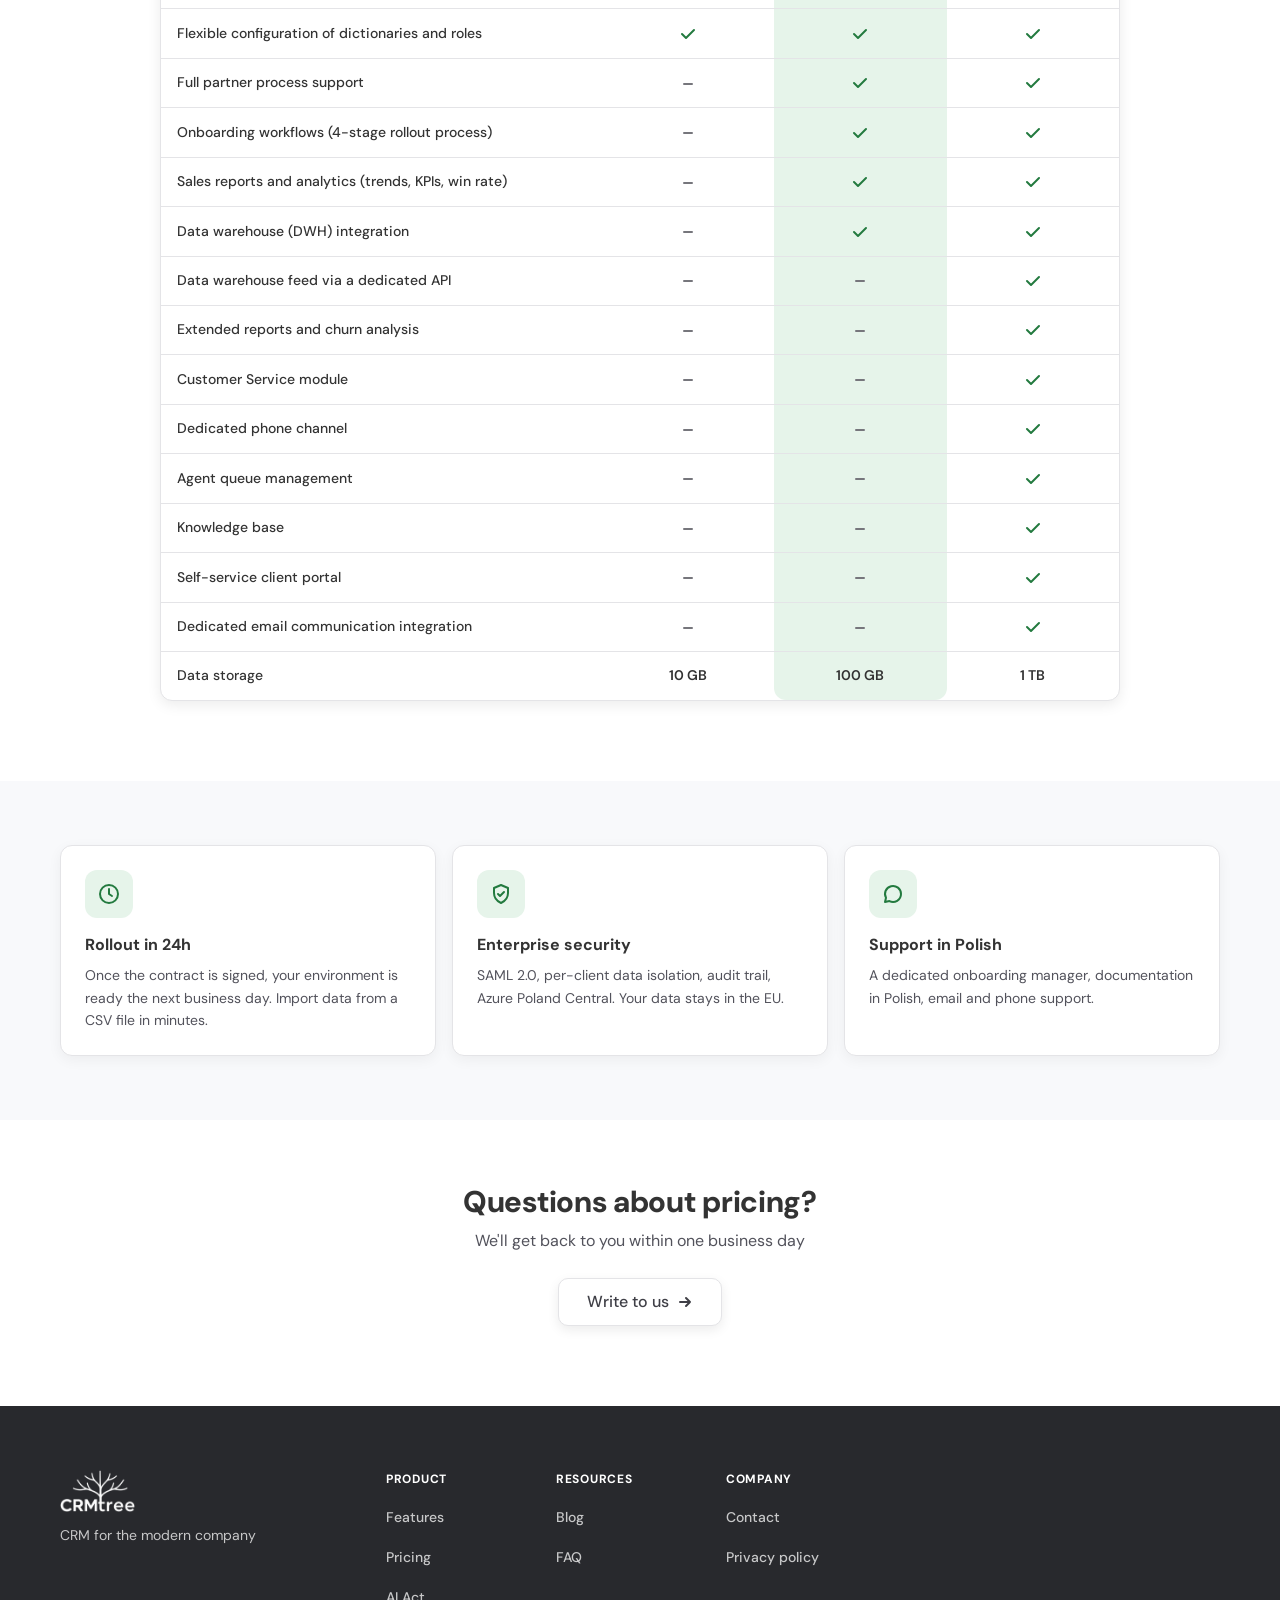
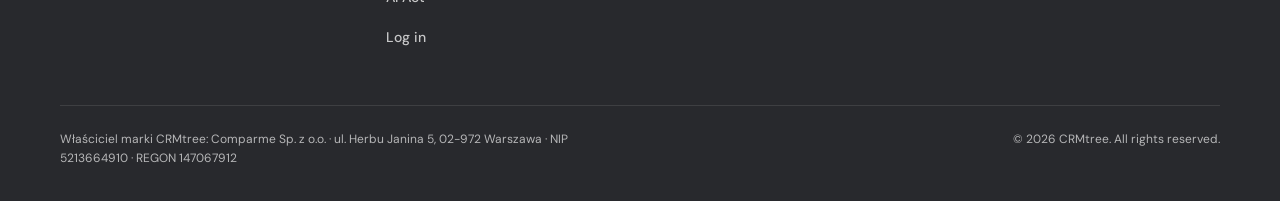
<file: public/pricing.html>
<!DOCTYPE html>
<html lang="pl">
<head>
  <meta charset="UTF-8" />
  <meta name="viewport" content="width=device-width, initial-scale=1.0" />
  <title>Cennik - CRMtree</title>
  <meta name="description" content="Przejrzyste ceny CRMtree. Wybierz plan dopasowany do potrzeb Twojego zespołu sprzedaży." />
  <link rel="canonical" href="https://crmtree.pl/pricing.html" />

  <meta property="og:type" content="website" />
  <meta property="og:site_name" content="CRMtree" />
  <meta property="og:title" content="Cennik - CRMtree" />
  <meta property="og:description" content="Przejrzyste ceny CRMtree. Wybierz plan dopasowany do potrzeb Twojego zespołu sprzedaży." />
  <meta property="og:url" content="https://crmtree.pl/pricing.html" />
  <meta property="og:image" content="https://crmtree.pl/screenshot.webp" />
  <meta property="og:locale" content="pl_PL" />
  <meta name="twitter:card" content="summary_large_image" />
  <meta name="twitter:title" content="Cennik - CRMtree" />
  <meta name="twitter:description" content="Przejrzyste ceny CRMtree. Wybierz plan dopasowany do potrzeb Twojego zespołu sprzedaży." />
  <meta name="twitter:image" content="https://crmtree.pl/screenshot.webp" />

  <link rel="icon" type="image/png" href="/favicon.png" />
  <link rel="apple-touch-icon" href="/apple-touch-icon.png" />

  <link rel="preconnect" href="https://fonts.googleapis.com" />
  <link rel="preconnect" href="https://fonts.gstatic.com" crossorigin />
  <link href="https://fonts.googleapis.com/css2?family=DM+Sans:opsz,wght@9..40,400..800&display=swap" rel="stylesheet" />
  <link rel="stylesheet" href="style.css" />
  <style>
    /* ── CENNIK (style tylko tej strony; tokeny z style.css) ─────────── */

    .pricing-hero {
      background: linear-gradient(135deg, var(--surface) 0%, var(--brand-pale) 100%);
      padding: 48px 0 40px;
      text-align: center;
    }
    .pricing-hero h1 {
      font-size: 32px; font-weight: 800; line-height: 1.16; color: var(--ink); margin-bottom: 16px; letter-spacing: -.01em;
    }
    .pricing-hero p {
      font-size: 18px; color: var(--text-muted); max-width: 540px; margin: 0 auto 32px;
    }
    .pricing-switches {
      display: flex; flex-wrap: wrap; align-items: center; justify-content: center; gap: 16px 40px;
    }
    .switch-group { display: inline-flex; flex-wrap: wrap; align-items: center; justify-content: center; gap: 8px 12px; }
    .switch-group__label { font-size: 14px; font-weight: 600; color: var(--text-muted); }
    .switch-group__label::after { content: ':'; }

    /* ── PRZEŁĄCZNIKI (segmented control: okres i waluta) ─────────────── */
    .seg {
      display: inline-flex; align-items: center; gap: 2px; padding: 4px;
      background: var(--surface); border: 1px solid var(--border); border-radius: 999px;
      box-shadow: var(--shadow-field);
    }
    .seg button {
      display: inline-flex; align-items: center; gap: 8px;
      min-height: 44px; padding: 0 16px; border: 0; border-radius: 999px; background: none;
      font-family: inherit; font-size: 14px; font-weight: 600; line-height: 1.2; color: var(--text-muted);
      cursor: pointer; white-space: nowrap; transition: background-color .15s, color .15s;
    }
    .seg button:hover { color: var(--ink); }
    .seg button.active { background: var(--brand-pale); color: var(--brand-text); }
    .seg button:focus-visible { outline-offset: 0; border-radius: 999px; }
    .seg--currency button { justify-content: center; padding: 0 14px; }

    /* Znaczek oszczędności w segmencie „Rocznie”: jasna zieleń, w aktywnym segmencie biało na zielonym */
    .save-badge {
      display: inline-flex; align-items: center; height: 20px; padding: 0 6px; border-radius: 999px;
      background: var(--brand-pale); color: var(--brand-text);
      font-size: 12px; font-weight: 700; line-height: 1; letter-spacing: .01em;
    }
    .seg button.active .save-badge { background: var(--brand-text); color: #fff; }
    .currency-note { display: block; font-size: 12px; color: var(--text-muted); margin: 16px auto 0; max-width: 40em; }

    /* Kolejność symbolu waluty i kwoty */
    .plan-price .price-currency { order: 1; }
    .plan-price .price-amount { order: 2; }
    .plan-price .price-period { order: 3; }
    body.currency-pln .plan-price .price-currency { order: 2; }
    body.currency-pln .plan-price .price-amount { order: 1; }

    /* ── SIATKA PLANÓW ────────────────────────────────────────────────── */
    .pricing-section {
      padding: 32px 0 56px;
      background: linear-gradient(180deg, var(--brand-pale) 0%, var(--surface) 240px);
    }
    .pricing-grid {
      display: grid;
      grid-template-columns: minmax(0, 1fr);
      gap: 24px;
      max-width: 480px;
      margin: 0 auto;
    }

    /* ── KARTA PLANU ──────────────────────────────────────────────────── */
    .plan-card {
      display: flex; flex-direction: column;
      background: var(--surface);
      border: 1px solid var(--border);
      border-radius: var(--radius);
      box-shadow: var(--shadow-sm);
      padding: 28px 24px 32px;
      position: relative;
      min-width: 0;
    }
    .plan-card--featured {
      border: 2px solid var(--brand);
      padding: 27px 23px 31px; /* ramka 2px zamiast 1px - treść w tym samym miejscu */
      box-shadow: 0 8px 24px rgba(59,170,93,.14), 0 2px 6px rgba(0,0,0,.04);
    }
    .plan-badge {
      position: absolute; top: -14px; left: 50%; transform: translateX(-50%);
      background: var(--brand-pale); color: var(--brand-text);
      border: 1px solid var(--brand-muted);
      font-size: 12px; font-weight: 700; line-height: 1.4;
      padding: 3px 12px; border-radius: 999px; white-space: nowrap; letter-spacing: .02em;
    }

    /* Nagłówek planu */
    .plan-head { display: flex; flex-direction: column; }
    .plan-name {
      font-size: 14px; font-weight: 700; text-transform: uppercase; letter-spacing: .08em;
      color: var(--text-muted); line-height: 1.4; margin-bottom: 8px;
    }
    .plan-card--featured .plan-name { color: var(--brand-text); }
    .plan-tagline { font-size: 16px; line-height: 1.5; color: var(--text-muted); margin-bottom: 24px; }

    /* Cena: duża cyfra, mniejsza waluta, okres jednym wierszem */
    .plan-price {
      display: flex; flex-wrap: wrap; align-items: baseline; column-gap: 4px; row-gap: 0;
      min-height: 56px; margin-bottom: 8px;
    }
    .price-currency { font-size: 24px; font-weight: 700; color: var(--ink); line-height: 1; }
    .price-amount { font-size: 48px; font-weight: 800; color: var(--ink); line-height: 1.1; letter-spacing: -.02em; }
    .price-period { font-size: 14px; color: var(--text-muted); line-height: 1.4; white-space: nowrap; margin-left: 4px; }
    .price-contact { font-size: 28px; font-weight: 800; color: var(--ink); line-height: 1.14; letter-spacing: -.01em; text-wrap: balance; }

    .plan-billing-note { font-size: 14px; line-height: 1.4; color: var(--text-muted); min-height: 20px; margin-bottom: 24px; }
    .plan-billing-note .annual-note { display: block; }
    .plan-billing-note .monthly-note { display: none; }
    body.billing-monthly .plan-billing-note .annual-note { display: none; }
    body.billing-monthly .plan-billing-note .monthly-note { display: block; }

    /* Przełączanie cen */
    .price-monthly { display: none; }
    body.billing-monthly .price-annual { display: none; }
    body.billing-monthly .price-monthly { display: flex; }

    /* Przycisk planu: główny tylko w planie wyróżnionym, reszta drugorzędne */
    .plan-cta { width: 100%; margin-bottom: 28px; }

    /* Lista funkcji */
    .plan-divider { border: none; border-top: 1px solid var(--border); margin-bottom: 24px; }
    .plan-features-label {
      font-size: 12px; font-weight: 700; text-transform: uppercase; letter-spacing: .08em;
      color: var(--text-muted); line-height: 1.4; margin-bottom: 16px;
    }
    .plan-features { list-style: none; display: flex; flex-direction: column; gap: 10px; }
    .plan-features li { display: flex; align-items: flex-start; gap: 10px; font-size: 14px; line-height: 20px; color: var(--text); }
    .plan-features .check {
      display: flex; align-items: center; justify-content: center; flex-shrink: 0;
      width: 20px; height: 20px; border-radius: 50%;
      background: var(--brand-pale); color: var(--brand-text);
    }
    .plan-features .check svg { display: block; }
    .plan-card--featured .plan-features .check { background: var(--brand-text); color: #fff; }
    .plan-features li .storage {
      display: inline-flex; align-items: center; flex-shrink: 0; margin-left: auto;
      background: var(--gray-50); border: 1px solid var(--border); border-radius: 6px;
      font-size: 12px; font-weight: 600; line-height: 18px; padding: 0 8px; color: var(--text-muted);
    }
    .plan-inherits {
      display: flex; align-items: center; gap: 8px;
      font-size: 14px; font-weight: 600; color: var(--text-muted);
    }
    .plan-inherits::before { content: ''; display: block; width: 12px; height: 2px; border-radius: 2px; background: var(--gray-300); }

    /* ── PORÓWNAJ PLANY ───────────────────────────────────────────────── */
    .plans-compare { padding: 0 0 64px; }
    .plans-compare h2 {
      text-align: center; font-size: 26px; font-weight: 800; line-height: 1.2; color: var(--ink);
      letter-spacing: -.01em; margin-bottom: 24px;
    }
    .plan-compare-wrap {
      border: 1px solid var(--border); border-radius: var(--radius);
      box-shadow: var(--shadow-sm); background: var(--surface);
      max-width: 960px; margin: 0 auto;
    }
    table.plan-compare { width: 100%; border-collapse: separate; border-spacing: 0; table-layout: fixed; font-size: 14px; }
    table.plan-compare th, table.plan-compare td {
      padding: 14px 16px; border-bottom: 1px solid var(--gray-200); vertical-align: middle; text-align: center; line-height: 1.4;
    }
    table.plan-compare th:first-child, table.plan-compare td:first-child { text-align: left; }
    table.plan-compare tbody th { color: var(--ink); font-weight: 500; }
    table.plan-compare thead th {
      position: sticky; top: var(--nav-h); z-index: 2; background: var(--surface);
      padding: 20px 16px 16px; border-bottom: 1px solid var(--gray-300);
      font-size: 16px; font-weight: 800; color: var(--ink);
    }
    table.plan-compare thead th:first-child {
      width: 46%; border-top-left-radius: var(--radius);
      font-size: 12px; font-weight: 700; text-transform: uppercase; letter-spacing: .06em; color: var(--text-muted);
    }
    table.plan-compare thead th:last-child { border-top-right-radius: var(--radius); }
    table.plan-compare .col-hl { background: var(--brand-pale); }
    table.plan-compare thead th.col-hl { color: var(--brand-text); border-radius: var(--radius) var(--radius) 0 0; }
    table.plan-compare tbody tr:last-child > * { border-bottom: 0; }
    table.plan-compare tbody tr:last-child > :first-child { border-bottom-left-radius: var(--radius); }
    table.plan-compare tbody tr:last-child > :last-child { border-bottom-right-radius: var(--radius); }
    table.plan-compare tbody tr:last-child .col-hl { border-radius: 0 0 var(--radius) var(--radius); }
    .pc-yes, .pc-no { display: inline-flex; vertical-align: middle; }
    .pc-yes { color: var(--brand-text); }
    .pc-no { color: var(--gray-400); }
    .pc-val { font-weight: 600; color: var(--ink); white-space: nowrap; }

    /* ── UWAGI: trzy kafelki ──────────────────────────────────────────── */
    .pricing-notes { padding: 56px 0; background: var(--page-bg); }
    .pricing-notes__inner {
      display: grid; grid-template-columns: minmax(0, 1fr); gap: 16px; max-width: 480px; margin: 0 auto;
    }
    .note-item {
      background: var(--surface); border: 1px solid var(--border); border-radius: var(--radius);
      box-shadow: 0 4px 14px rgba(0,0,0,.05); padding: 24px;
    }
    .note-item h3 { font-size: 16px; font-weight: 700; line-height: 1.4; color: var(--ink); margin-bottom: 8px; }
    .note-item p { font-size: 14px; line-height: 1.6; color: var(--text-muted); }
    .note-icon {
      display: flex; align-items: center; justify-content: center;
      width: 48px; height: 48px; margin-bottom: 16px; border-radius: var(--radius);
      background: var(--brand-pale); color: var(--brand-text);
    }
    .note-icon svg { width: 24px; height: 24px; }

    /* ── KONTAKT: spokojny blok jak koniec strony głównej ─────────────── */
    .pricing-contact { padding: 56px 0 64px; background: var(--surface); text-align: center; }
    .pricing-contact h2 { font-size: 26px; font-weight: 800; line-height: 1.2; color: var(--ink); letter-spacing: -.01em; margin-bottom: 8px; }
    .pricing-contact p { font-size: 16px; color: var(--text-muted); margin-bottom: 24px; }
    .pricing-contact .btn svg { flex-shrink: 0; }

    /* Kopia nagłówka tabeli przyklejona pod paskiem (telefon): sticky nie działa
       w kontenerze z overflow-x, więc JS pokazuje kopię i przesuwa ją razem z tabelą */
    .plan-compare-sticky {
      position: fixed; top: var(--nav-h); z-index: 50; overflow: hidden;
      background: var(--surface); border: 1px solid var(--border); border-top: 0;
      box-shadow: 0 4px 10px rgba(0,0,0,.06);
    }
    .plan-compare-sticky[hidden] { display: none; }
    .plan-compare-sticky__scroll { overflow: hidden; }
    .plan-compare-sticky table.plan-compare thead th { border-radius: 0; }

    /* ── TELEFON: tabela przewijana wewnątrz, pierwsza kolumna przyklejona ─ */
    @media (max-width: 767px) {
      .plan-compare-wrap { overflow-x: auto; -webkit-overflow-scrolling: touch; overscroll-behavior-x: contain; }
      table.plan-compare { min-width: 480px; }
      table.plan-compare th, table.plan-compare td { padding: 12px; }
      table.plan-compare thead th { position: static; top: auto; padding: 16px 12px 12px; font-size: 14px; }
      table.plan-compare thead th:first-child { width: 168px; }
      table.plan-compare tr > :first-child {
        position: sticky; left: 0; z-index: 1; background: var(--surface);
        box-shadow: 1px 0 0 var(--gray-200);
      }
      /* Przełączniki: etykieta nad przełącznikiem */
      .switch-group { flex-direction: column; gap: 8px; }
    }

    /* ── RESPONSYWNOŚĆ ────────────────────────────────────────────────── */
    @media (min-width: 768px) {
      .pricing-hero { padding: 72px 0 48px; }
      .pricing-hero h1 { font-size: 40px; }
      .plan-card { padding: 36px 32px 40px; }
      .plan-card--featured { padding: 35px 31px 39px; }
      .price-amount { font-size: 56px; }
      .price-contact { font-size: 32px; }
      .plan-price { min-height: 64px; }
      .pricing-section { padding-bottom: 80px; }
      .plans-compare { padding-bottom: 80px; }
      .plans-compare h2 { font-size: 30px; margin-bottom: 32px; }
      .pricing-notes { padding: 64px 0; }
      .pricing-notes__inner { grid-template-columns: repeat(3, minmax(0, 1fr)); max-width: none; }
      .pricing-contact { padding: 64px 0 80px; }
      .pricing-contact h2 { font-size: 30px; }
    }
    @media (min-width: 1024px) {
      .pricing-grid { grid-template-columns: repeat(3, minmax(0, 1fr)); max-width: none; align-items: start; }
      .plan-card { padding: 32px 24px 36px; }
      .plan-card--featured { padding: 31px 23px 35px; }
      .price-amount { font-size: 48px; }
      .price-contact { font-size: 28px; }
    }
    @media (min-width: 1200px) {
      .pricing-hero h1 { font-size: 46px; }
      .plan-card { padding: 36px 32px 40px; }
      .plan-card--featured { padding: 35px 31px 39px; }
      .price-amount { font-size: 56px; }
      .price-contact { font-size: 32px; }
    }
  </style>
</head>
<body>

  <!-- NAVBAR -->
  <header class="navbar">
    <div class="container navbar__inner">
      <a href="/" class="navbar__logo">
        <img src="logo-white.webp" alt="CRMtree" class="navbar__logo-img" width="172" height="96" />
      </a>
      <a href="/#trial" class="btn btn--primary navbar__cta" data-i18n="nav.cta_trial">Wypróbuj 14 dni</a>
      <button type="button" class="navbar__toggle" aria-expanded="false" aria-controls="siteMenu" aria-label="Otwórz menu" data-i18n-aria-label="nav.menu_open">
        <svg class="ic-open" width="20" height="20" viewBox="0 0 20 20" fill="none" aria-hidden="true"><path d="M3 5h14M3 10h14M3 15h14" stroke="currentColor" stroke-width="2" stroke-linecap="round"/></svg>
        <svg class="ic-close" width="20" height="20" viewBox="0 0 20 20" fill="none" aria-hidden="true"><path d="M5 5l10 10M15 5L5 15" stroke="currentColor" stroke-width="2" stroke-linecap="round"/></svg>
      </button>
      <div class="navbar__menu" id="siteMenu">
      <nav class="navbar__links" aria-label="Menu">
        <a href="/#features" data-i18n="nav.features">Funkcje</a>
        <a href="/#compare" data-i18n="nav.compare">Porównanie</a>
        <a href="/#security" data-i18n="nav.security">Bezpieczeństwo</a>
        <a href="/#aiact" data-i18n="nav.aiact">AI Act</a>
        <a href="/pricing.html" aria-current="page" data-i18n="nav.pricing">Cennik</a>
        <a href="/blog" data-i18n="nav.blog">Blog</a>
        <a href="/#contact" data-i18n="nav.contact">Kontakt</a>
      </nav>
      <div class="navbar__right">
        <div class="langpicker">
          <button class="langbtn" id="langBtn" type="button" aria-haspopup="listbox" aria-expanded="false" aria-controls="langMenu" aria-label="Język: Polski">
            <img class="flag" id="langBtnFlag" src="flags/pl.svg" alt="" width="20" height="14" />
            <span class="langbtn__code" id="langBtnLabel">PL</span>
            <span class="langbtn__name" id="langBtnName">Polski</span>
            <svg class="langbtn__chev" width="10" height="6" viewBox="0 0 10 6" fill="none" aria-hidden="true"><path d="M1 1l4 4 4-4" stroke="currentColor" stroke-width="1.6" stroke-linecap="round" stroke-linejoin="round"/></svg>
          </button>
          <ul class="langmenu" id="langMenu" role="listbox" tabindex="-1" aria-label="Język" data-i18n-aria-label="nav.language"></ul>
        </div>
        <a href="https://demo.crmtree.pl/login" class="btn btn--outline-light" data-i18n="nav.login">Zaloguj się</a>
        <a href="/#trial" class="btn btn--primary" data-i18n="nav.cta_trial">Wypróbuj 14 dni</a>
      </div>
      </div>
    </div>
  </header>

  <!-- HERO -->
  <section class="pricing-hero">
    <div class="container">
      <h1 data-i18n="pricing.hero_h1">Prosty, przejrzysty cennik</h1>
      <p data-i18n="pricing.hero_sub">Płacisz tylko za aktywnych użytkowników. Bez ukrytych opłat, bez długoterminowych zobowiązań.</p>

      <div class="pricing-switches">
        <!-- OKRES ROZLICZENIA -->
        <div class="switch-group">
          <span class="switch-group__label" id="billingLabel" data-i18n="pricing.billing_label">Rozliczenie</span>
          <div class="seg" id="billingToggle" role="group" aria-labelledby="billingLabel">
            <button type="button" class="active" aria-pressed="true" data-billing="annual"><span data-i18n="pricing.billing_annual">Rocznie</span><span class="save-badge" aria-hidden="true">-32%</span><span class="sr-only" data-i18n="pricing.save_badge">Oszczędzasz do 32%</span></button>
            <button type="button" aria-pressed="false" data-billing="monthly" data-i18n="pricing.billing_monthly">Miesięcznie</button>
          </div>
        </div>

        <!-- WALUTA -->
        <div class="switch-group">
          <span class="switch-group__label" id="currencyLabel" data-i18n="pricing.currency_label">Waluta</span>
          <div class="seg seg--currency" id="currencyToggle" role="group" aria-labelledby="currencyLabel">
            <button type="button" aria-pressed="false" data-currency="pln">PLN zł</button>
            <button type="button" aria-pressed="false" data-currency="eur">EUR €</button>
          </div>
        </div>
      </div>
      <span class="currency-note" data-i18n="pricing.currency_note">Ceny w PLN są orientacyjne - przelicznik ~4,30 PLN/EUR, aktualizowany okresowo.</span>
    </div>
  </section>

  <!-- PRICING CARDS -->
  <section class="pricing-section">
    <div class="container">
      <div class="pricing-grid">

        <!-- ── LITE ───────────────────────────────────────── -->
        <div class="plan-card">
          <div class="plan-head">
            <h2 class="plan-name">Lite</h2>
            <div class="plan-tagline" data-i18n="pricing.tag_lite">Dla zespołów sprzedaży, które zaczynają porządkować swój CRM.</div>
          </div>

          <div class="plan-price-wrap">
          <div class="plan-price price-annual">
            <span class="price-currency" data-eur="€" data-pln="zł">€</span>
            <span class="price-amount" data-eur="19" data-pln="82">19</span>
            <span class="price-period" data-i18n="pricing.per_user_month">/użytkownik/miesiąc</span>
          </div>
          <div class="plan-price price-monthly">
            <span class="price-currency" data-eur="€" data-pln="zł">€</span>
            <span class="price-amount" data-eur="28" data-pln="120">28</span>
            <span class="price-period" data-i18n="pricing.per_user_month">/użytkownik/miesiąc</span>
          </div>
          </div>

          <div class="plan-billing-note">
            <span class="annual-note" data-i18n-tpl="pricing.note_annual" data-eur-price="€228" data-pln-price="980 zł">Rozliczenie roczne · €228/rok/użytkownik</span>
            <span class="monthly-note" data-i18n="pricing.note_monthly">Rozliczenie miesięczne</span>
          </div>

          <a href="/#contact" class="btn btn--ghost btn--lg plan-cta" data-i18n="contact.h2">Zapytaj o dostęp</a>

          <hr class="plan-divider" />
          <div class="plan-features-label" data-i18n="pricing.features_label">Co zawiera</div>
          <ul class="plan-features">
            <li><span class="check" aria-hidden="true"><svg width="12" height="12" viewBox="0 0 12 12" fill="none"><path d="M2.5 6.2l2.3 2.3 4.7-4.9" stroke="currentColor" stroke-width="1.8" stroke-linecap="round" stroke-linejoin="round"/></svg></span><span data-i18n="pricing.f_leads">Kompletny moduł zarządzania leadami i klientami</span></li>
            <li><span class="check" aria-hidden="true"><svg width="12" height="12" viewBox="0 0 12 12" fill="none"><path d="M2.5 6.2l2.3 2.3 4.7-4.9" stroke="currentColor" stroke-width="1.8" stroke-linecap="round" stroke-linejoin="round"/></svg></span><span data-i18n="pricing.f_funnels">Lejki sprzedaży i budżety handlowców</span></li>
            <li><span class="check" aria-hidden="true"><svg width="12" height="12" viewBox="0 0 12 12" fill="none"><path d="M2.5 6.2l2.3 2.3 4.7-4.9" stroke="currentColor" stroke-width="1.8" stroke-linecap="round" stroke-linejoin="round"/></svg></span><span data-i18n="pricing.f_email">Komunikacja end-to-end email (Gmail)</span></li>
            <li><span class="check" aria-hidden="true"><svg width="12" height="12" viewBox="0 0 12 12" fill="none"><path d="M2.5 6.2l2.3 2.3 4.7-4.9" stroke="currentColor" stroke-width="1.8" stroke-linecap="round" stroke-linejoin="round"/></svg></span><span data-i18n="pricing.f_tasks">Zadania i workflow przypisań</span></li>
            <li><span class="check" aria-hidden="true"><svg width="12" height="12" viewBox="0 0 12 12" fill="none"><path d="M2.5 6.2l2.3 2.3 4.7-4.9" stroke="currentColor" stroke-width="1.8" stroke-linecap="round" stroke-linejoin="round"/></svg></span><span data-i18n="pricing.f_config">Elastyczna konfiguracja słowników i ról</span></li>
            <li><span class="check" aria-hidden="true"><svg width="12" height="12" viewBox="0 0 12 12" fill="none"><path d="M2.5 6.2l2.3 2.3 4.7-4.9" stroke="currentColor" stroke-width="1.8" stroke-linecap="round" stroke-linejoin="round"/></svg></span><span data-i18n="pricing.f_storage">Przestrzeń na dane</span><span class="storage">10 GB</span></li>
          </ul>
        </div>

        <!-- ── STANDARD (FEATURED) ────────────────────────── -->
        <div class="plan-card plan-card--featured">
          <div class="plan-badge" data-i18n="pricing.badge_popular">Najpopularniejszy</div>
          <div class="plan-head">
            <h2 class="plan-name">Standard</h2>
            <div class="plan-tagline" data-i18n="pricing.tag_standard">Pełna obsługa sprzedaży - od leada po raport i integrację danych.</div>
          </div>

          <div class="plan-price-wrap">
          <div class="plan-price price-annual">
            <span class="price-currency" data-eur="€" data-pln="zł">€</span>
            <span class="price-amount" data-eur="28" data-pln="120">28</span>
            <span class="price-period" data-i18n="pricing.per_user_month">/użytkownik/miesiąc</span>
          </div>
          <div class="plan-price price-monthly">
            <span class="price-currency" data-eur="€" data-pln="zł">€</span>
            <span class="price-amount" data-eur="36" data-pln="155">36</span>
            <span class="price-period" data-i18n="pricing.per_user_month">/użytkownik/miesiąc</span>
          </div>
          </div>

          <div class="plan-billing-note">
            <span class="annual-note" data-i18n-tpl="pricing.note_annual" data-eur-price="€336" data-pln-price="1445 zł">Rozliczenie roczne · €336/rok/użytkownik</span>
            <span class="monthly-note" data-i18n="pricing.note_monthly">Rozliczenie miesięczne</span>
          </div>

          <a href="/#contact" class="btn btn--primary btn--lg plan-cta" data-i18n="contact.h2">Zapytaj o dostęp</a>

          <hr class="plan-divider" />
          <div class="plan-features-label" data-i18n="pricing.features_label">Co zawiera</div>
          <ul class="plan-features">
            <li><span class="plan-inherits" data-i18n="pricing.inherits_lite">Wszystko z planu Lite, plus:</span></li>
            <li><span class="check" aria-hidden="true"><svg width="12" height="12" viewBox="0 0 12 12" fill="none"><path d="M2.5 6.2l2.3 2.3 4.7-4.9" stroke="currentColor" stroke-width="1.8" stroke-linecap="round" stroke-linejoin="round"/></svg></span><span data-i18n="pricing.f_partner">Pełna obsługa procesu partnerskiego</span></li>
            <li><span class="check" aria-hidden="true"><svg width="12" height="12" viewBox="0 0 12 12" fill="none"><path d="M2.5 6.2l2.3 2.3 4.7-4.9" stroke="currentColor" stroke-width="1.8" stroke-linecap="round" stroke-linejoin="round"/></svg></span><span data-i18n="pricing.f_onboarding">Workflows onboarding (4-etapowy proces wdrożenia)</span></li>
            <li><span class="check" aria-hidden="true"><svg width="12" height="12" viewBox="0 0 12 12" fill="none"><path d="M2.5 6.2l2.3 2.3 4.7-4.9" stroke="currentColor" stroke-width="1.8" stroke-linecap="round" stroke-linejoin="round"/></svg></span><span data-i18n="pricing.f_reports">Raporty sprzedaży i analityka (trendy, KPI, win rate)</span></li>
            <li><span class="check" aria-hidden="true"><svg width="12" height="12" viewBox="0 0 12 12" fill="none"><path d="M2.5 6.2l2.3 2.3 4.7-4.9" stroke="currentColor" stroke-width="1.8" stroke-linecap="round" stroke-linejoin="round"/></svg></span><span data-i18n="compare.r11">Integracja z hurtownią danych (DWH)</span></li>
            <li><span class="check" aria-hidden="true"><svg width="12" height="12" viewBox="0 0 12 12" fill="none"><path d="M2.5 6.2l2.3 2.3 4.7-4.9" stroke="currentColor" stroke-width="1.8" stroke-linecap="round" stroke-linejoin="round"/></svg></span><span data-i18n="pricing.f_storage">Przestrzeń na dane</span><span class="storage">100 GB</span></li>
          </ul>
        </div>

        <!-- ── PROFESSIONAL ───────────────────────────────── -->
        <div class="plan-card">
          <div class="plan-head">
            <h2 class="plan-name">Professional</h2>
            <div class="plan-tagline" data-i18n="pricing.tag_pro">Dla organizacji wymagających dedykowanych kanałów i zaawansowanej analityki.</div>
          </div>

          <div class="plan-price-wrap">
          <div class="plan-price">
            <span class="price-contact" data-i18n="pricing.price_contact">Skontaktuj się z nami</span>
          </div>
          </div>

          <div class="plan-billing-note" data-i18n="pricing.note_pro">Wycena indywidualna · SLA gwarantowane</div>

          <a href="/#contact" class="btn btn--ghost btn--lg plan-cta" data-i18n="pricing.cta_call">Umów rozmowę</a>

          <hr class="plan-divider" />
          <div class="plan-features-label" data-i18n="pricing.features_label">Co zawiera</div>
          <ul class="plan-features">
            <li><span class="plan-inherits" data-i18n="pricing.inherits_standard">Wszystko z planu Standard, plus:</span></li>
            <li><span class="check" aria-hidden="true"><svg width="12" height="12" viewBox="0 0 12 12" fill="none"><path d="M2.5 6.2l2.3 2.3 4.7-4.9" stroke="currentColor" stroke-width="1.8" stroke-linecap="round" stroke-linejoin="round"/></svg></span><span data-i18n="pricing.f_dwh_api">Zasilanie hurtowni danych przez dedykowany interfejs API</span></li>
            <li><span class="check" aria-hidden="true"><svg width="12" height="12" viewBox="0 0 12 12" fill="none"><path d="M2.5 6.2l2.3 2.3 4.7-4.9" stroke="currentColor" stroke-width="1.8" stroke-linecap="round" stroke-linejoin="round"/></svg></span><span data-i18n="pricing.f_churn">Rozbudowane raporty i analiza churn</span></li>
            <li><span class="check" aria-hidden="true"><svg width="12" height="12" viewBox="0 0 12 12" fill="none"><path d="M2.5 6.2l2.3 2.3 4.7-4.9" stroke="currentColor" stroke-width="1.8" stroke-linecap="round" stroke-linejoin="round"/></svg></span><span data-i18n="pricing.f_cs">Moduł Customer Service</span></li>
            <li><span class="check" aria-hidden="true"><svg width="12" height="12" viewBox="0 0 12 12" fill="none"><path d="M2.5 6.2l2.3 2.3 4.7-4.9" stroke="currentColor" stroke-width="1.8" stroke-linecap="round" stroke-linejoin="round"/></svg></span><span data-i18n="pricing.f_phone">Dedykowany kanał telefoniczny</span></li>
            <li><span class="check" aria-hidden="true"><svg width="12" height="12" viewBox="0 0 12 12" fill="none"><path d="M2.5 6.2l2.3 2.3 4.7-4.9" stroke="currentColor" stroke-width="1.8" stroke-linecap="round" stroke-linejoin="round"/></svg></span><span data-i18n="pricing.f_queue">Zarządzanie kolejką agentów</span></li>
            <li><span class="check" aria-hidden="true"><svg width="12" height="12" viewBox="0 0 12 12" fill="none"><path d="M2.5 6.2l2.3 2.3 4.7-4.9" stroke="currentColor" stroke-width="1.8" stroke-linecap="round" stroke-linejoin="round"/></svg></span><span data-i18n="pricing.f_kb">Baza wiedzy</span></li>
            <li><span class="check" aria-hidden="true"><svg width="12" height="12" viewBox="0 0 12 12" fill="none"><path d="M2.5 6.2l2.3 2.3 4.7-4.9" stroke="currentColor" stroke-width="1.8" stroke-linecap="round" stroke-linejoin="round"/></svg></span><span data-i18n="pricing.f_portal">Portal self-service dla klienta</span></li>
            <li><span class="check" aria-hidden="true"><svg width="12" height="12" viewBox="0 0 12 12" fill="none"><path d="M2.5 6.2l2.3 2.3 4.7-4.9" stroke="currentColor" stroke-width="1.8" stroke-linecap="round" stroke-linejoin="round"/></svg></span><span data-i18n="pricing.f_mail">Dedykowana integracja komunikacji mailowej</span></li>
            <li><span class="check" aria-hidden="true"><svg width="12" height="12" viewBox="0 0 12 12" fill="none"><path d="M2.5 6.2l2.3 2.3 4.7-4.9" stroke="currentColor" stroke-width="1.8" stroke-linecap="round" stroke-linejoin="round"/></svg></span><span data-i18n="pricing.f_storage">Przestrzeń na dane</span><span class="storage">1 TB</span></li>
          </ul>
        </div>

      </div><!-- /pricing-grid -->
    </div>
  </section>

  <!-- PORÓWNAJ PLANY -->
  <section class="plans-compare" aria-labelledby="plansCompareTitle">
    <div class="container">
      <h2 id="plansCompareTitle" data-i18n="pricing.compare_h2">Porównaj plany</h2>
      <div class="plan-compare-wrap" role="region" aria-labelledby="plansCompareTitle" tabindex="0">
        <table class="plan-compare">
          <thead>
            <tr>
              <th scope="col" data-i18n="compare.col_feature">Cecha</th>
              <th scope="col">Lite</th>
              <th scope="col" class="col-hl">Standard</th>
              <th scope="col">Professional</th>
            </tr>
          </thead>
          <tbody>
            <tr><th scope="row" data-i18n="pricing.f_leads">Kompletny moduł zarządzania leadami i klientami</th><td><span class="pc-yes" role="img" aria-label="Jest" data-i18n-aria-label="compare.legend_yes"><svg width="20" height="20" viewBox="0 0 20 20" fill="none" aria-hidden="true"><path d="M4 10l4 4 8-8" stroke="currentColor" stroke-width="2" stroke-linecap="round" stroke-linejoin="round"/></svg></span></td><td class="col-hl"><span class="pc-yes" role="img" aria-label="Jest" data-i18n-aria-label="compare.legend_yes"><svg width="20" height="20" viewBox="0 0 20 20" fill="none" aria-hidden="true"><path d="M4 10l4 4 8-8" stroke="currentColor" stroke-width="2" stroke-linecap="round" stroke-linejoin="round"/></svg></span></td><td><span class="pc-yes" role="img" aria-label="Jest" data-i18n-aria-label="compare.legend_yes"><svg width="20" height="20" viewBox="0 0 20 20" fill="none" aria-hidden="true"><path d="M4 10l4 4 8-8" stroke="currentColor" stroke-width="2" stroke-linecap="round" stroke-linejoin="round"/></svg></span></td></tr>
            <tr><th scope="row" data-i18n="pricing.f_funnels">Lejki sprzedaży i budżety handlowców</th><td><span class="pc-yes" role="img" aria-label="Jest" data-i18n-aria-label="compare.legend_yes"><svg width="20" height="20" viewBox="0 0 20 20" fill="none" aria-hidden="true"><path d="M4 10l4 4 8-8" stroke="currentColor" stroke-width="2" stroke-linecap="round" stroke-linejoin="round"/></svg></span></td><td class="col-hl"><span class="pc-yes" role="img" aria-label="Jest" data-i18n-aria-label="compare.legend_yes"><svg width="20" height="20" viewBox="0 0 20 20" fill="none" aria-hidden="true"><path d="M4 10l4 4 8-8" stroke="currentColor" stroke-width="2" stroke-linecap="round" stroke-linejoin="round"/></svg></span></td><td><span class="pc-yes" role="img" aria-label="Jest" data-i18n-aria-label="compare.legend_yes"><svg width="20" height="20" viewBox="0 0 20 20" fill="none" aria-hidden="true"><path d="M4 10l4 4 8-8" stroke="currentColor" stroke-width="2" stroke-linecap="round" stroke-linejoin="round"/></svg></span></td></tr>
            <tr><th scope="row" data-i18n="pricing.f_email">Komunikacja end-to-end email (Gmail)</th><td><span class="pc-yes" role="img" aria-label="Jest" data-i18n-aria-label="compare.legend_yes"><svg width="20" height="20" viewBox="0 0 20 20" fill="none" aria-hidden="true"><path d="M4 10l4 4 8-8" stroke="currentColor" stroke-width="2" stroke-linecap="round" stroke-linejoin="round"/></svg></span></td><td class="col-hl"><span class="pc-yes" role="img" aria-label="Jest" data-i18n-aria-label="compare.legend_yes"><svg width="20" height="20" viewBox="0 0 20 20" fill="none" aria-hidden="true"><path d="M4 10l4 4 8-8" stroke="currentColor" stroke-width="2" stroke-linecap="round" stroke-linejoin="round"/></svg></span></td><td><span class="pc-yes" role="img" aria-label="Jest" data-i18n-aria-label="compare.legend_yes"><svg width="20" height="20" viewBox="0 0 20 20" fill="none" aria-hidden="true"><path d="M4 10l4 4 8-8" stroke="currentColor" stroke-width="2" stroke-linecap="round" stroke-linejoin="round"/></svg></span></td></tr>
            <tr><th scope="row" data-i18n="pricing.f_tasks">Zadania i workflow przypisań</th><td><span class="pc-yes" role="img" aria-label="Jest" data-i18n-aria-label="compare.legend_yes"><svg width="20" height="20" viewBox="0 0 20 20" fill="none" aria-hidden="true"><path d="M4 10l4 4 8-8" stroke="currentColor" stroke-width="2" stroke-linecap="round" stroke-linejoin="round"/></svg></span></td><td class="col-hl"><span class="pc-yes" role="img" aria-label="Jest" data-i18n-aria-label="compare.legend_yes"><svg width="20" height="20" viewBox="0 0 20 20" fill="none" aria-hidden="true"><path d="M4 10l4 4 8-8" stroke="currentColor" stroke-width="2" stroke-linecap="round" stroke-linejoin="round"/></svg></span></td><td><span class="pc-yes" role="img" aria-label="Jest" data-i18n-aria-label="compare.legend_yes"><svg width="20" height="20" viewBox="0 0 20 20" fill="none" aria-hidden="true"><path d="M4 10l4 4 8-8" stroke="currentColor" stroke-width="2" stroke-linecap="round" stroke-linejoin="round"/></svg></span></td></tr>
            <tr><th scope="row" data-i18n="pricing.f_config">Elastyczna konfiguracja słowników i ról</th><td><span class="pc-yes" role="img" aria-label="Jest" data-i18n-aria-label="compare.legend_yes"><svg width="20" height="20" viewBox="0 0 20 20" fill="none" aria-hidden="true"><path d="M4 10l4 4 8-8" stroke="currentColor" stroke-width="2" stroke-linecap="round" stroke-linejoin="round"/></svg></span></td><td class="col-hl"><span class="pc-yes" role="img" aria-label="Jest" data-i18n-aria-label="compare.legend_yes"><svg width="20" height="20" viewBox="0 0 20 20" fill="none" aria-hidden="true"><path d="M4 10l4 4 8-8" stroke="currentColor" stroke-width="2" stroke-linecap="round" stroke-linejoin="round"/></svg></span></td><td><span class="pc-yes" role="img" aria-label="Jest" data-i18n-aria-label="compare.legend_yes"><svg width="20" height="20" viewBox="0 0 20 20" fill="none" aria-hidden="true"><path d="M4 10l4 4 8-8" stroke="currentColor" stroke-width="2" stroke-linecap="round" stroke-linejoin="round"/></svg></span></td></tr>
            <tr><th scope="row" data-i18n="pricing.f_partner">Pełna obsługa procesu partnerskiego</th><td><span class="pc-no" role="img" aria-label="Brak" data-i18n-aria-label="compare.legend_no"><svg width="16" height="16" viewBox="0 0 16 16" fill="none" aria-hidden="true"><path d="M4 8h8" stroke="currentColor" stroke-width="2" stroke-linecap="round"/></svg></span></td><td class="col-hl"><span class="pc-yes" role="img" aria-label="Jest" data-i18n-aria-label="compare.legend_yes"><svg width="20" height="20" viewBox="0 0 20 20" fill="none" aria-hidden="true"><path d="M4 10l4 4 8-8" stroke="currentColor" stroke-width="2" stroke-linecap="round" stroke-linejoin="round"/></svg></span></td><td><span class="pc-yes" role="img" aria-label="Jest" data-i18n-aria-label="compare.legend_yes"><svg width="20" height="20" viewBox="0 0 20 20" fill="none" aria-hidden="true"><path d="M4 10l4 4 8-8" stroke="currentColor" stroke-width="2" stroke-linecap="round" stroke-linejoin="round"/></svg></span></td></tr>
            <tr><th scope="row" data-i18n="pricing.f_onboarding">Workflows onboarding (4-etapowy proces wdrożenia)</th><td><span class="pc-no" role="img" aria-label="Brak" data-i18n-aria-label="compare.legend_no"><svg width="16" height="16" viewBox="0 0 16 16" fill="none" aria-hidden="true"><path d="M4 8h8" stroke="currentColor" stroke-width="2" stroke-linecap="round"/></svg></span></td><td class="col-hl"><span class="pc-yes" role="img" aria-label="Jest" data-i18n-aria-label="compare.legend_yes"><svg width="20" height="20" viewBox="0 0 20 20" fill="none" aria-hidden="true"><path d="M4 10l4 4 8-8" stroke="currentColor" stroke-width="2" stroke-linecap="round" stroke-linejoin="round"/></svg></span></td><td><span class="pc-yes" role="img" aria-label="Jest" data-i18n-aria-label="compare.legend_yes"><svg width="20" height="20" viewBox="0 0 20 20" fill="none" aria-hidden="true"><path d="M4 10l4 4 8-8" stroke="currentColor" stroke-width="2" stroke-linecap="round" stroke-linejoin="round"/></svg></span></td></tr>
            <tr><th scope="row" data-i18n="pricing.f_reports">Raporty sprzedaży i analityka (trendy, KPI, win rate)</th><td><span class="pc-no" role="img" aria-label="Brak" data-i18n-aria-label="compare.legend_no"><svg width="16" height="16" viewBox="0 0 16 16" fill="none" aria-hidden="true"><path d="M4 8h8" stroke="currentColor" stroke-width="2" stroke-linecap="round"/></svg></span></td><td class="col-hl"><span class="pc-yes" role="img" aria-label="Jest" data-i18n-aria-label="compare.legend_yes"><svg width="20" height="20" viewBox="0 0 20 20" fill="none" aria-hidden="true"><path d="M4 10l4 4 8-8" stroke="currentColor" stroke-width="2" stroke-linecap="round" stroke-linejoin="round"/></svg></span></td><td><span class="pc-yes" role="img" aria-label="Jest" data-i18n-aria-label="compare.legend_yes"><svg width="20" height="20" viewBox="0 0 20 20" fill="none" aria-hidden="true"><path d="M4 10l4 4 8-8" stroke="currentColor" stroke-width="2" stroke-linecap="round" stroke-linejoin="round"/></svg></span></td></tr>
            <tr><th scope="row" data-i18n="compare.r11">Integracja z hurtownią danych (DWH)</th><td><span class="pc-no" role="img" aria-label="Brak" data-i18n-aria-label="compare.legend_no"><svg width="16" height="16" viewBox="0 0 16 16" fill="none" aria-hidden="true"><path d="M4 8h8" stroke="currentColor" stroke-width="2" stroke-linecap="round"/></svg></span></td><td class="col-hl"><span class="pc-yes" role="img" aria-label="Jest" data-i18n-aria-label="compare.legend_yes"><svg width="20" height="20" viewBox="0 0 20 20" fill="none" aria-hidden="true"><path d="M4 10l4 4 8-8" stroke="currentColor" stroke-width="2" stroke-linecap="round" stroke-linejoin="round"/></svg></span></td><td><span class="pc-yes" role="img" aria-label="Jest" data-i18n-aria-label="compare.legend_yes"><svg width="20" height="20" viewBox="0 0 20 20" fill="none" aria-hidden="true"><path d="M4 10l4 4 8-8" stroke="currentColor" stroke-width="2" stroke-linecap="round" stroke-linejoin="round"/></svg></span></td></tr>
            <tr><th scope="row" data-i18n="pricing.f_dwh_api">Zasilanie hurtowni danych przez dedykowany interfejs API</th><td><span class="pc-no" role="img" aria-label="Brak" data-i18n-aria-label="compare.legend_no"><svg width="16" height="16" viewBox="0 0 16 16" fill="none" aria-hidden="true"><path d="M4 8h8" stroke="currentColor" stroke-width="2" stroke-linecap="round"/></svg></span></td><td class="col-hl"><span class="pc-no" role="img" aria-label="Brak" data-i18n-aria-label="compare.legend_no"><svg width="16" height="16" viewBox="0 0 16 16" fill="none" aria-hidden="true"><path d="M4 8h8" stroke="currentColor" stroke-width="2" stroke-linecap="round"/></svg></span></td><td><span class="pc-yes" role="img" aria-label="Jest" data-i18n-aria-label="compare.legend_yes"><svg width="20" height="20" viewBox="0 0 20 20" fill="none" aria-hidden="true"><path d="M4 10l4 4 8-8" stroke="currentColor" stroke-width="2" stroke-linecap="round" stroke-linejoin="round"/></svg></span></td></tr>
            <tr><th scope="row" data-i18n="pricing.f_churn">Rozbudowane raporty i analiza churn</th><td><span class="pc-no" role="img" aria-label="Brak" data-i18n-aria-label="compare.legend_no"><svg width="16" height="16" viewBox="0 0 16 16" fill="none" aria-hidden="true"><path d="M4 8h8" stroke="currentColor" stroke-width="2" stroke-linecap="round"/></svg></span></td><td class="col-hl"><span class="pc-no" role="img" aria-label="Brak" data-i18n-aria-label="compare.legend_no"><svg width="16" height="16" viewBox="0 0 16 16" fill="none" aria-hidden="true"><path d="M4 8h8" stroke="currentColor" stroke-width="2" stroke-linecap="round"/></svg></span></td><td><span class="pc-yes" role="img" aria-label="Jest" data-i18n-aria-label="compare.legend_yes"><svg width="20" height="20" viewBox="0 0 20 20" fill="none" aria-hidden="true"><path d="M4 10l4 4 8-8" stroke="currentColor" stroke-width="2" stroke-linecap="round" stroke-linejoin="round"/></svg></span></td></tr>
            <tr><th scope="row" data-i18n="pricing.f_cs">Moduł Customer Service</th><td><span class="pc-no" role="img" aria-label="Brak" data-i18n-aria-label="compare.legend_no"><svg width="16" height="16" viewBox="0 0 16 16" fill="none" aria-hidden="true"><path d="M4 8h8" stroke="currentColor" stroke-width="2" stroke-linecap="round"/></svg></span></td><td class="col-hl"><span class="pc-no" role="img" aria-label="Brak" data-i18n-aria-label="compare.legend_no"><svg width="16" height="16" viewBox="0 0 16 16" fill="none" aria-hidden="true"><path d="M4 8h8" stroke="currentColor" stroke-width="2" stroke-linecap="round"/></svg></span></td><td><span class="pc-yes" role="img" aria-label="Jest" data-i18n-aria-label="compare.legend_yes"><svg width="20" height="20" viewBox="0 0 20 20" fill="none" aria-hidden="true"><path d="M4 10l4 4 8-8" stroke="currentColor" stroke-width="2" stroke-linecap="round" stroke-linejoin="round"/></svg></span></td></tr>
            <tr><th scope="row" data-i18n="pricing.f_phone">Dedykowany kanał telefoniczny</th><td><span class="pc-no" role="img" aria-label="Brak" data-i18n-aria-label="compare.legend_no"><svg width="16" height="16" viewBox="0 0 16 16" fill="none" aria-hidden="true"><path d="M4 8h8" stroke="currentColor" stroke-width="2" stroke-linecap="round"/></svg></span></td><td class="col-hl"><span class="pc-no" role="img" aria-label="Brak" data-i18n-aria-label="compare.legend_no"><svg width="16" height="16" viewBox="0 0 16 16" fill="none" aria-hidden="true"><path d="M4 8h8" stroke="currentColor" stroke-width="2" stroke-linecap="round"/></svg></span></td><td><span class="pc-yes" role="img" aria-label="Jest" data-i18n-aria-label="compare.legend_yes"><svg width="20" height="20" viewBox="0 0 20 20" fill="none" aria-hidden="true"><path d="M4 10l4 4 8-8" stroke="currentColor" stroke-width="2" stroke-linecap="round" stroke-linejoin="round"/></svg></span></td></tr>
            <tr><th scope="row" data-i18n="pricing.f_queue">Zarządzanie kolejką agentów</th><td><span class="pc-no" role="img" aria-label="Brak" data-i18n-aria-label="compare.legend_no"><svg width="16" height="16" viewBox="0 0 16 16" fill="none" aria-hidden="true"><path d="M4 8h8" stroke="currentColor" stroke-width="2" stroke-linecap="round"/></svg></span></td><td class="col-hl"><span class="pc-no" role="img" aria-label="Brak" data-i18n-aria-label="compare.legend_no"><svg width="16" height="16" viewBox="0 0 16 16" fill="none" aria-hidden="true"><path d="M4 8h8" stroke="currentColor" stroke-width="2" stroke-linecap="round"/></svg></span></td><td><span class="pc-yes" role="img" aria-label="Jest" data-i18n-aria-label="compare.legend_yes"><svg width="20" height="20" viewBox="0 0 20 20" fill="none" aria-hidden="true"><path d="M4 10l4 4 8-8" stroke="currentColor" stroke-width="2" stroke-linecap="round" stroke-linejoin="round"/></svg></span></td></tr>
            <tr><th scope="row" data-i18n="pricing.f_kb">Baza wiedzy</th><td><span class="pc-no" role="img" aria-label="Brak" data-i18n-aria-label="compare.legend_no"><svg width="16" height="16" viewBox="0 0 16 16" fill="none" aria-hidden="true"><path d="M4 8h8" stroke="currentColor" stroke-width="2" stroke-linecap="round"/></svg></span></td><td class="col-hl"><span class="pc-no" role="img" aria-label="Brak" data-i18n-aria-label="compare.legend_no"><svg width="16" height="16" viewBox="0 0 16 16" fill="none" aria-hidden="true"><path d="M4 8h8" stroke="currentColor" stroke-width="2" stroke-linecap="round"/></svg></span></td><td><span class="pc-yes" role="img" aria-label="Jest" data-i18n-aria-label="compare.legend_yes"><svg width="20" height="20" viewBox="0 0 20 20" fill="none" aria-hidden="true"><path d="M4 10l4 4 8-8" stroke="currentColor" stroke-width="2" stroke-linecap="round" stroke-linejoin="round"/></svg></span></td></tr>
            <tr><th scope="row" data-i18n="pricing.f_portal">Portal self-service dla klienta</th><td><span class="pc-no" role="img" aria-label="Brak" data-i18n-aria-label="compare.legend_no"><svg width="16" height="16" viewBox="0 0 16 16" fill="none" aria-hidden="true"><path d="M4 8h8" stroke="currentColor" stroke-width="2" stroke-linecap="round"/></svg></span></td><td class="col-hl"><span class="pc-no" role="img" aria-label="Brak" data-i18n-aria-label="compare.legend_no"><svg width="16" height="16" viewBox="0 0 16 16" fill="none" aria-hidden="true"><path d="M4 8h8" stroke="currentColor" stroke-width="2" stroke-linecap="round"/></svg></span></td><td><span class="pc-yes" role="img" aria-label="Jest" data-i18n-aria-label="compare.legend_yes"><svg width="20" height="20" viewBox="0 0 20 20" fill="none" aria-hidden="true"><path d="M4 10l4 4 8-8" stroke="currentColor" stroke-width="2" stroke-linecap="round" stroke-linejoin="round"/></svg></span></td></tr>
            <tr><th scope="row" data-i18n="pricing.f_mail">Dedykowana integracja komunikacji mailowej</th><td><span class="pc-no" role="img" aria-label="Brak" data-i18n-aria-label="compare.legend_no"><svg width="16" height="16" viewBox="0 0 16 16" fill="none" aria-hidden="true"><path d="M4 8h8" stroke="currentColor" stroke-width="2" stroke-linecap="round"/></svg></span></td><td class="col-hl"><span class="pc-no" role="img" aria-label="Brak" data-i18n-aria-label="compare.legend_no"><svg width="16" height="16" viewBox="0 0 16 16" fill="none" aria-hidden="true"><path d="M4 8h8" stroke="currentColor" stroke-width="2" stroke-linecap="round"/></svg></span></td><td><span class="pc-yes" role="img" aria-label="Jest" data-i18n-aria-label="compare.legend_yes"><svg width="20" height="20" viewBox="0 0 20 20" fill="none" aria-hidden="true"><path d="M4 10l4 4 8-8" stroke="currentColor" stroke-width="2" stroke-linecap="round" stroke-linejoin="round"/></svg></span></td></tr>
            <tr><th scope="row" data-i18n="pricing.f_storage">Przestrzeń na dane</th><td><span class="pc-val">10 GB</span></td><td class="col-hl"><span class="pc-val">100 GB</span></td><td><span class="pc-val">1 TB</span></td></tr>
          </tbody>
        </table>
      </div>
    </div>
  </section>

  <!-- NOTES -->
  <section class="pricing-notes">
    <div class="container">
      <div class="pricing-notes__inner">
        <div class="note-item">
          <div class="note-icon"><svg viewBox="0 0 24 24" fill="none" stroke="currentColor" stroke-width="2" stroke-linecap="round" stroke-linejoin="round" aria-hidden="true"><circle cx="12" cy="12" r="9"/><path d="M12 7v5l3 2"/></svg></div>
          <h3 data-i18n="pricing.note1_t">Wdrożenie w 24h</h3>
          <p data-i18n="pricing.note1_d">Po podpisaniu umowy Twoje środowisko jest gotowe następnego dnia roboczego. Import danych z pliku CSV w kilka minut.</p>
        </div>
        <div class="note-item">
          <div class="note-icon"><svg viewBox="0 0 24 24" fill="none" stroke="currentColor" stroke-width="2" stroke-linecap="round" stroke-linejoin="round" aria-hidden="true"><path d="M12 3l7 3v5c0 4.5-3 8.2-7 10-4-1.8-7-5.5-7-10V6l7-3z"/><path d="M9 12l2 2 4-4"/></svg></div>
          <h3 data-i18n="pricing.note2_t">Bezpieczeństwo enterprise</h3>
          <p data-i18n="pricing.note2_d">SAML 2.0, izolacja danych per klient, audit trail, Azure Poland Central. Twoje dane zostają w UE.</p>
        </div>
        <div class="note-item">
          <div class="note-icon"><svg viewBox="0 0 24 24" fill="none" stroke="currentColor" stroke-width="2" stroke-linecap="round" stroke-linejoin="round" aria-hidden="true"><path d="M20 12a8 8 0 0 1-11.6 7.1L4 20l1-4.2A8 8 0 1 1 20 12z"/></svg></div>
          <h3 data-i18n="pricing.note3_t">Wsparcie w języku polskim</h3>
          <p data-i18n="pricing.note3_d">Dedykowany opiekun wdrożeniowy, dokumentacja po polsku, wsparcie mailowe i telefoniczne.</p>
        </div>
      </div>
    </div>
  </section>

  <!-- KONTAKT -->
  <section class="pricing-contact">
    <div class="container">
      <h2 data-i18n="pricing.cta_h2">Masz pytania o cennik?</h2>
      <p data-i18n="pricing.cta_sub">Odpowiemy w ciągu jednego dnia roboczego</p>
      <a href="/#contact" class="btn btn--ghost btn--lg"><span data-i18n="pricing.cta_btn">Napisz do nas</span><svg width="16" height="16" viewBox="0 0 16 16" fill="none" aria-hidden="true"><path d="M3 8h10M9 4l4 4-4 4" stroke="currentColor" stroke-width="2" stroke-linecap="round" stroke-linejoin="round"/></svg></a>
    </div>
  </section>

  <!-- FOOTER -->
  <footer class="footer">
    <div class="container">
      <div class="footer__top">
        <div class="footer__brand">
          <a href="/" class="footer__logo"><img src="logo-white.webp" alt="CRMtree" class="footer__logo-img" width="172" height="96" loading="lazy" /></a>
          <p data-i18n="footer.tagline">CRM dla nowoczesnej firmy</p>
        </div>
        <div class="footer__cols">
          <details class="footer__col" open>
            <summary class="footer__heading" data-i18n="footer.col_product">Produkt</summary>
            <ul>
              <li><a href="/#features" data-i18n="footer.features">Funkcje</a></li>
              <li><a href="/pricing.html" data-i18n="footer.pricing">Cennik</a></li>
              <li><a href="/#aiact" data-i18n="footer.aiact">AI Act</a></li>
              <li><a href="https://demo.crmtree.pl/login" data-i18n="footer.login">Zaloguj się</a></li>
            </ul>
          </details>
          <details class="footer__col" open>
            <summary class="footer__heading" data-i18n="footer.col_resources">Zasoby</summary>
            <ul>
              <li><a href="/blog" data-i18n="footer.blog">Blog</a></li>
              <li><a href="/#faq" data-i18n="footer.faq">FAQ</a></li>
            </ul>
          </details>
          <details class="footer__col" open>
            <summary class="footer__heading" data-i18n="footer.col_company">Firma</summary>
            <ul>
              <li><a href="/#contact" data-i18n="footer.contact">Kontakt</a></li>
              <li><a href="/polityka-prywatnosci.html" data-i18n="footer.privacy">Polityka prywatności</a></li>
            </ul>
          </details>
        </div>
      </div>
      <div class="footer__bottom">
        <p class="footer__copy" data-i18n="footer.copyright">&copy; 2026 CRMtree. Wszelkie prawa zastrzeżone.</p>
        <p class="footer__legal">Właściciel marki CRMtree: Comparme Sp. z o.o. · ul. Herbu Janina 5, 02-972 Warszawa · NIP 5213664910 · REGON 147067912</p>
      </div>
    </div>
  </footer>


  <script src="i18n.js"></script>
  <script>
    // ── KARTY: nazwa+opis, cena i notka równej wysokości (od 1024px), żeby przyciski
    // stały w jednej linii; listy funkcji kończą się naturalnie
    const alignParts = ['.plan-head', '.plan-price-wrap', '.plan-billing-note'];
    function alignCards() {
      const wide = window.matchMedia('(min-width: 1024px)').matches;
      alignParts.forEach(sel => {
        const els = document.querySelectorAll('.pricing-grid ' + sel);
        els.forEach(el => { el.style.minHeight = ''; });
        if (!wide) return;
        const h = Math.max(...[...els].map(el => el.getBoundingClientRect().height));
        els.forEach(el => { el.style.minHeight = Math.ceil(h) + 'px'; });
      });
    }
    window.addEventListener('resize', alignCards);
    if (document.fonts) document.fonts.ready.then(alignCards);
    document.addEventListener('DOMContentLoaded', alignCards);

    // ── OKRES ROZLICZENIA (roczne / miesięczne) ──────────────────────
    const billingButtons = document.querySelectorAll('#billingToggle button');
    function setBilling(mode) {
      document.body.classList.toggle('billing-monthly', mode === 'monthly');
      billingButtons.forEach(b => {
        const on = b.dataset.billing === mode;
        b.classList.toggle('active', on);
        b.setAttribute('aria-pressed', on ? 'true' : 'false');
      });
    }
    billingButtons.forEach(b => b.addEventListener('click', () => { setBilling(b.dataset.billing); alignCards(); }));

    // ── WALUTA (zł / €): domyślnie wg języka strony, PL = zł, reszta = € ──
    const currencyButtons = document.querySelectorAll('#currencyToggle button');
    let currencyChosen = false;
    function setCurrency(cur) {
      document.body.classList.toggle('currency-pln', cur === 'pln');
      currencyButtons.forEach(b => {
        const on = b.dataset.currency === cur;
        b.classList.toggle('active', on);
        b.setAttribute('aria-pressed', on ? 'true' : 'false');
      });
      document.querySelectorAll('[data-eur][data-pln]').forEach(el => {
        el.textContent = cur === 'pln' ? el.dataset.pln : el.dataset.eur;
      });
      renderPriceNotes();
      alignCards();
    }
    // Notki z kwotą: tekst z i18n (szablon {price}) + kwota w bieżącej walucie
    function renderPriceNotes() {
      const pln = document.body.classList.contains('currency-pln');
      document.querySelectorAll('[data-i18n-tpl]').forEach(el => {
        const tpl = window.CRMtreeI18N ? window.CRMtreeI18N.t(el.dataset.i18nTpl) : null;
        if (tpl) el.textContent = tpl.replace('{price}', pln ? el.dataset.plnPrice : el.dataset.eurPrice);
      });
    }
    function currencyForLang() {
      return (document.documentElement.getAttribute('lang') || 'pl').slice(0, 2) === 'pl' ? 'pln' : 'eur';
    }
    currencyButtons.forEach(b => b.addEventListener('click', () => { currencyChosen = true; setCurrency(b.dataset.currency); }));
    setCurrency(currencyForLang());
    // i18n.js ustawia <html lang> po wybraniu języka - dopóki ktoś nie wybrał waluty sam, idzie za językiem
    new MutationObserver(() => { if (!currencyChosen) setCurrency(currencyForLang()); else renderPriceNotes(); requestAnimationFrame(alignCards); })
      .observe(document.documentElement, { attributes: true, attributeFilter: ['lang'] });
  </script>
  <script>
    // ── Tabela „Porównaj plany” na telefonie: przyklejony nagłówek (kopia thead) ──
    (function () {
      const wrap = document.querySelector('.plan-compare-wrap');
      const table = wrap && wrap.querySelector('table');
      if (!table || !table.tHead) return;
      const mq = window.matchMedia('(max-width: 767px)');
      const bar = document.createElement('div');
      bar.className = 'plan-compare-sticky'; bar.hidden = true; bar.setAttribute('aria-hidden', 'true');
      const scroller = document.createElement('div'); scroller.className = 'plan-compare-sticky__scroll';
      const copy = document.createElement('table'); copy.className = 'plan-compare';
      copy.appendChild(table.tHead.cloneNode(true));
      scroller.appendChild(copy); bar.appendChild(scroller);
      wrap.parentNode.insertBefore(bar, wrap);
      function sync() {
        if (!mq.matches) { bar.hidden = true; return; }
        const navH = parseFloat(getComputedStyle(document.documentElement).getPropertyValue('--nav-h')) || 64;
        const head = table.tHead.getBoundingClientRect();
        const box = wrap.getBoundingClientRect();
        const show = head.top < navH && box.bottom > navH + head.height;
        bar.hidden = !show;
        if (!show) return;
        bar.style.left = box.left + 'px';
        bar.style.width = box.width + 'px';
        copy.style.width = table.offsetWidth + 'px';
        scroller.scrollLeft = wrap.scrollLeft;
      }
      window.addEventListener('scroll', sync, { passive: true });
      wrap.addEventListener('scroll', sync, { passive: true });
      window.addEventListener('resize', sync);
      sync();
    })();
  </script>
  <script src="nav.js"></script>
</body>
</html>
</file>
<file: style.css>
*, *::before, *::after { box-sizing: border-box; margin: 0; padding: 0; }

:root {
  --green:       #3BAA5D;
  --green-dark:  #2F8F4D;
  --green-light: #E6F4EA;
  --navy:        #1F2933;
  --blue:        #3B82F6;
  --text:        #111827;
  --text-muted:  #6B7280;
  --border:      #E5E7EB;
  --bg-alt:      #F9FAFB;
  --radius:      12px;
  --shadow:      0 4px 24px rgba(0,0,0,.08);
}

html { scroll-behavior: smooth; }
body { font-family: 'Inter', sans-serif; color: var(--text); line-height: 1.6; }

.container { max-width: 1160px; margin: 0 auto; padding: 0 24px; }

/* ── BUTTONS ─────────────────────────────────────── */
.btn {
  display: inline-flex; align-items: center; justify-content: center;
  padding: 10px 22px; border-radius: 8px; font-weight: 600; font-size: 15px;
  text-decoration: none; transition: all .18s; border: 2px solid transparent; cursor: pointer;
}
.btn--primary  { background: var(--green); color: #fff; }
.btn--primary:hover { background: var(--green-dark); }
.btn--outline  { background: transparent; border-color: var(--green); color: var(--green); }
.btn--outline:hover { background: var(--green-light); }
.btn--ghost    { background: transparent; color: var(--navy); }
.btn--ghost:hover { background: var(--bg-alt); }
.btn--lg { padding: 14px 32px; font-size: 16px; border-radius: 10px; }

/* ── NAVBAR ──────────────────────────────────────── */
.navbar {
  position: sticky; top: 0; z-index: 100;
  background: #292A2E;
  border-bottom: 1px solid rgba(255,255,255,.06);
}
.navbar__inner { display: flex; align-items: center; gap: 32px; height: 90px; }
.navbar__logo  { display: flex; align-items: center; text-decoration: none; }
.navbar__logo-img { height: 78px; width: auto; }
.navbar__links { display: flex; gap: 28px; margin-left: auto; }
.navbar__links a { text-decoration: none; color: rgba(255,255,255,.7); font-size: 15px; font-weight: 500; transition: color .15s; }
.navbar__links a:hover { color: var(--green); }
.btn--outline-light { background: transparent; border: 2px solid rgba(255,255,255,.4); color: #fff; border-radius: 8px; padding: 8px 20px; font-weight: 600; font-size: 15px; text-decoration: none; transition: all .18s; display: inline-flex; align-items: center; }
.btn--outline-light:hover { border-color: var(--green); color: var(--green); }

/* ── HERO ────────────────────────────────────────── */
.hero { background: linear-gradient(135deg, #fff 0%, var(--green-light) 100%); padding: 80px 0 100px; }
.hero__inner { display: grid; grid-template-columns: 1fr 1fr; gap: 64px; align-items: center; }
.badge { display: inline-block; background: var(--green-light); color: var(--green-dark); font-size: 13px; font-weight: 600; padding: 4px 12px; border-radius: 999px; margin-bottom: 20px; }
.hero__content h1 { font-size: 48px; font-weight: 800; line-height: 1.15; color: var(--navy); margin-bottom: 20px; }
.highlight { color: var(--green); }
.hero__sub { font-size: 17px; color: var(--text-muted); max-width: 480px; margin-bottom: 36px; }
.hero__cta { display: flex; gap: 16px; flex-wrap: wrap; }

/* App screenshot */
.screenshot-frame {
  border-radius: 14px;
  box-shadow: 0 24px 64px rgba(0,0,0,.18), 0 0 0 1px var(--border);
  overflow: hidden;
  background: var(--bg-alt);
}
.screenshot-img {
  width: 100%; height: auto; display: block;
}

/* ── SECTION HEADERS ─────────────────────────────── */
.section-header { text-align: center; margin-bottom: 56px; }
.section-header h2 { font-size: 36px; font-weight: 800; color: var(--navy); margin-bottom: 12px; }
.section-header p  { font-size: 17px; color: var(--text-muted); }

/* ── FEATURES ────────────────────────────────────── */
.features { padding: 96px 0; }
.features__grid { display: grid; grid-template-columns: repeat(3, 1fr); gap: 28px; }
.feature-card { background: #fff; border: 1px solid var(--border); border-radius: var(--radius); padding: 32px 28px; transition: box-shadow .2s, transform .2s; }
.feature-card:hover { box-shadow: var(--shadow); transform: translateY(-3px); }
.feature-card__icon { font-size: 32px; margin-bottom: 16px; }
.feature-card h3 { font-size: 18px; font-weight: 700; color: var(--navy); margin-bottom: 10px; }
.feature-card p  { font-size: 15px; color: var(--text-muted); line-height: 1.65; }

/* ── HOW IT WORKS ────────────────────────────────── */
.how-it-works { background: var(--bg-alt); padding: 96px 0; }
.steps { display: flex; align-items: center; gap: 0; }
.step { flex: 1; text-align: center; padding: 0 24px; }
.step__number {
  width: 56px; height: 56px; border-radius: 50%; background: var(--green); color: #fff;
  font-size: 22px; font-weight: 800; display: flex; align-items: center; justify-content: center;
  margin: 0 auto 20px;
}
.step h3 { font-size: 18px; font-weight: 700; color: var(--navy); margin-bottom: 10px; }
.step p  { font-size: 15px; color: var(--text-muted); }
.step__connector { width: 64px; height: 2px; background: var(--border); flex-shrink: 0; }

/* ── LOGIN CTA ───────────────────────────────────── */
.login-cta { background: var(--navy); padding: 64px 0; }
.login-cta__inner { display: flex; align-items: center; justify-content: space-between; gap: 32px; flex-wrap: wrap; }
.login-cta__text h2 { font-size: 30px; font-weight: 800; color: #fff; margin-bottom: 8px; }
.login-cta__text p  { font-size: 16px; color: rgba(255,255,255,.6); }

/* ── CONTACT ─────────────────────────────────────── */
.contact { padding: 96px 0; }
.contact-email-hint {
  margin-top: 10px;
  font-size: 15px;
  color: var(--text-muted);
}
.contact-email-link {
  color: var(--green);
  font-weight: 600;
  text-decoration: none;
  border-bottom: 1.5px solid transparent;
  transition: border-color .15s;
}
.contact-email-link:hover { border-bottom-color: var(--green); }
.contact-form { max-width: 680px; margin: 0 auto; }
.form-row { display: grid; grid-template-columns: 1fr 1fr; gap: 20px; margin-bottom: 20px; }
.form-group { display: flex; flex-direction: column; gap: 6px; margin-bottom: 20px; }
.form-row .form-group { margin-bottom: 0; }
label { font-size: 14px; font-weight: 600; color: var(--navy); }
.optional { font-weight: 400; color: var(--text-muted); }
input, textarea {
  padding: 11px 14px; border: 1.5px solid var(--border); border-radius: 8px;
  font-size: 15px; font-family: inherit; color: var(--text); transition: border-color .15s;
  background: #fff;
}
input:focus, textarea:focus { outline: none; border-color: var(--green); }
textarea { resize: vertical; }

.form-success { background: #f0fdf4; border: 1px solid #bbf7d0; color: #166534; border-radius: 8px; padding: 12px 16px; font-size: 14px; margin-bottom: 12px; }
.form-error   { background: #fef2f2; border: 1px solid #fecaca; color: #991b1b; border-radius: 8px; padding: 12px 16px; font-size: 14px; margin-bottom: 12px; }

/* ── FOOTER ──────────────────────────────────────── */
.footer { background: var(--navy); padding: 48px 0 32px; }
.footer__inner { display: flex; flex-direction: column; align-items: center; gap: 20px; text-align: center; }
.footer__brand { display: flex; flex-direction: column; align-items: center; gap: 8px; }
.footer__logo-img { height: 48px; width: auto; border-radius: 8px; }
.footer__brand p { font-size: 14px; color: rgba(255,255,255,.5); }
.footer__links { display: flex; gap: 28px; }
.footer__links a { text-decoration: none; color: rgba(255,255,255,.6); font-size: 14px; font-weight: 500; transition: color .15s; }
.footer__links a:hover { color: var(--green); }
.footer__copy { font-size: 13px; color: rgba(255,255,255,.35); }

/* ── RESPONSIVE ──────────────────────────────────── */
@media (max-width: 900px) {
  .hero__inner { grid-template-columns: 1fr; }
  .hero__visual { display: none; }
  .hero__content h1 { font-size: 36px; }
  .features__grid { grid-template-columns: 1fr 1fr; }
  .steps { flex-direction: column; gap: 32px; }
  .step__connector { width: 2px; height: 40px; }
  .navbar__links { display: none; }
}

@media (max-width: 600px) {
  .hero__content h1 { font-size: 28px; }
  .features__grid { grid-template-columns: 1fr; }
  .form-row { grid-template-columns: 1fr; }
  .login-cta__inner { flex-direction: column; text-align: center; }
  .section-header h2 { font-size: 28px; }
}
</file>
<file: public/style.css>
/* ══════════════════════════════════════════════════════════════════
   crmtree.pl — style strony marketingowej
   Tokeny 1:1 z aplikacji (CRMtree-frontend/src/styles/global.scss,
   docs/ui-style.md): kolor marki #3BAA5D + gradient przycisku primary,
   najciemniejszy tekst #333333, szarości, miękkie cienie, radiusy 10–12px,
   DM Sans, siatka 2px (wszystkie wymiary parzyste).
   Różnica wobec aplikacji: mały zielony TEKST na jasnym tle używa
   --brand-text (#237A3F), bo strona ma spełniać WCAG AA (4,5:1).
   ══════════════════════════════════════════════════════════════════ */

/* Zastępczy krój o metrykach DM Sans: zanim font dojdzie, tekst zajmuje
   tyle samo miejsca, więc po podmianie nic nie „skacze” (CLS). */
@font-face {
  font-family: 'DM Sans Fallback'; font-weight: 100 400;
  src: local('Arial'), local('ArialMT'), local('Helvetica');
  size-adjust: 92.2%; ascent-override: 107.6%; descent-override: 33.6%; line-gap-override: 0%;
}
@font-face {
  font-family: 'DM Sans Fallback'; font-weight: 500;
  src: local('Arial'), local('ArialMT'), local('Helvetica');
  size-adjust: 94.5%; ascent-override: 105%; descent-override: 32.8%; line-gap-override: 0%;
}
@font-face {
  font-family: 'DM Sans Fallback'; font-weight: 600;
  src: local('Arial Bold'), local('Arial-BoldMT'), local('Helvetica Bold');
  size-adjust: 91%; ascent-override: 109%; descent-override: 34%; line-gap-override: 0%;
}
@font-face {
  font-family: 'DM Sans Fallback'; font-weight: 700 900;
  src: local('Arial Bold'), local('Arial-BoldMT'), local('Helvetica Bold');
  size-adjust: 93.4%; ascent-override: 106.2%; descent-override: 33.2%; line-gap-override: 0%;
}

*, *::before, *::after { box-sizing: border-box; margin: 0; padding: 0; }

:root {
  /* Marka (global.scss: --orange* = zielony w CRMtree) */
  --brand:          #3BAA5D;
  --brand-light:    #4DC671;
  --brand-dark:     #34A055;
  --brand-pale:     #E6F4EA;
  --brand-muted:    #A8D9B6;
  --brand-gradient: linear-gradient(180deg, #3BAA5D 0%, #34A055 100%);
  --brand-gradient-deep: linear-gradient(180deg, #2F9E52 0%, #2B9149 100%);
  --brand-text:     #237A3F;   /* zielony tekst na jasnym tle: 5,3:1 na białym */

  /* Szarości (global.scss) */
  --gray-50:  #FAFAFA;
  --gray-100: #F4F4F5;
  --gray-200: #E4E4E7;
  --gray-300: #D1D1D6;
  --gray-400: #76767C;
  --gray-500: #71717A;
  --gray-600: #52525B;
  --gray-700: #3F3F46;
  --gray-800: #333333;
  --gray-900: #333333;
  --graphite: #28292D;
  --graphite-2: #323338;

  /* Powierzchnie i tekst */
  --page-bg:        #F8F9FB;
  --surface:        #FFFFFF;
  --ink:            #333333;
  --text:           var(--gray-800);
  --text-muted:     var(--gray-600);
  --border:         var(--gray-200);
  --divider:        rgba(24,24,27,.08);
  --control-bg:     #FFFFFF;
  --control-border: var(--gray-200);   /* jak w aplikacji: jasna ramka, kontrast daje cień */
  --shadow-field:   0 1px 2px rgba(0,0,0,.04), 0 2px 6px rgba(0,0,0,.06);
  --on-primary:     #FFFFFF;
  --on-dark:        #FFFFFF;
  --on-dark-muted:  rgba(255,255,255,.74);
  --danger:         #DC2626;
  --warning-text:   #9A5608;

  /* Kształt i cienie (global.scss) */
  --radius-sm: 8px;
  --radius-btn: 10px;
  --radius:    12px;
  --shadow-sm: 0 4px 14px rgba(0,0,0,.08);
  --shadow:    0 6px 16px rgba(0,0,0,.10);
  --shadow-lg: 0 6px 16px rgba(0,0,0,.12), 0 14px 32px rgba(0,0,0,.09);
  --shadow-pop: 0 0 0 1px rgba(24,24,27,.06), 0 4px 8px rgba(0,0,0,.06), 0 16px 32px rgba(0,0,0,.12);
  --ring:      0 0 0 4px rgba(59,170,93,.24);

  --nav-h: 64px;
  --container: 1160px;
  --gutter: 16px;
  --section-y: 56px;

  /* Stare nazwy — zostają, bo używają ich style w pricing/polityka */
  --green:       var(--brand);
  --green-dark:  var(--brand-text);
  --green-light: var(--brand-pale);
  --navy:        var(--ink);
  --bg-alt:      var(--gray-50);
}
@media (min-width: 768px)  { :root { --gutter: 24px; --section-y: 80px; } }
@media (min-width: 1200px) { :root { --section-y: 96px; } }

html { scroll-behavior: smooth; -webkit-text-size-adjust: 100%; }
body {
  font-family: 'DM Sans', 'DM Sans Fallback', system-ui, -apple-system, 'Segoe UI', sans-serif;
  font-synthesis-weight: none;
  font-size: 16px;
  line-height: 1.6;
  color: var(--text);
  background: var(--surface);
  overflow-x: clip;
}
img, svg { max-width: 100%; }
[id] { scroll-margin-top: calc(var(--nav-h) + 8px); }

.container { width: 100%; max-width: calc(var(--container) + 2 * var(--gutter)); margin: 0 auto; padding: 0 var(--gutter); }

.sr-only {
  position: absolute !important; width: 1px; height: 1px; padding: 0; margin: -1px;
  overflow: hidden; clip: rect(0,0,0,0); white-space: nowrap; border: 0;
}

/* Fokus z klawiatury: zawsze widoczny */
:focus-visible { outline: 2px solid var(--brand-text); outline-offset: 2px; border-radius: 4px; }
.navbar__inner :focus-visible, .trial :focus-visible, .security-section :focus-visible,
.login-cta :focus-visible, .cta-band :focus-visible, .footer :focus-visible { outline-color: var(--brand-light); }

/* ── PRZYCISKI ───────────────────────────────────────────────────────
   primary  = gradient marki, biały tekst (jak .btn-p w aplikacji)
   ghost    = secondary: biała karta z jasną ramką i miękkim cieniem (.btn-g) */
.btn {
  display: inline-flex; align-items: center; justify-content: center; gap: 8px;
  min-height: 44px; padding: 10px 20px; border-radius: var(--radius-btn);
  font-family: inherit; font-weight: 600; font-size: 14px; line-height: 1.2;
  text-decoration: none; text-align: center; cursor: pointer; white-space: nowrap;
  border: 1px solid transparent;
  transition: filter .15s, box-shadow .15s, border-color .15s, color .15s, background-color .15s;
}
.btn--primary {
  background: var(--brand-gradient); color: var(--on-primary);
  box-shadow: inset 0 0 0 1px rgba(255,255,255,.14), 0 4px 10px rgba(59,170,93,.16);
}
.btn--primary:hover {
  filter: brightness(1.05);
  box-shadow: inset 0 0 0 1px rgba(255,255,255,.18), 0 6px 12px rgba(59,170,93,.22);
}
.btn--ghost, .btn--outline {
  background: var(--control-bg); color: var(--gray-700); font-weight: 500;
  border-color: var(--gray-200); box-shadow: 0 4px 12px rgba(0,0,0,.08);
}
.btn--ghost:hover, .btn--outline:hover {
  border-color: var(--brand); color: var(--brand-text);
  box-shadow: var(--shadow-sm), 0 0 0 4px rgba(59,170,93,.12);
}
.btn--outline-light {
  background: transparent; color: var(--on-dark); border-color: rgba(255,255,255,.28); font-weight: 500;
}
.btn--outline-light:hover { border-color: rgba(255,255,255,.6); background: rgba(255,255,255,.06); }
.btn--lg { min-height: 48px; padding: 12px 28px; font-size: 16px; }
.btn:disabled { opacity: .6; cursor: default; filter: none; }

/* Primary na ciemnych pasach (pasek, trial, bezpieczeństwo, login, stopka):
   głębsza zieleń bez zielonej poświaty — jasna wygląda na grafitowym tle jak neon. */
:is(.navbar__inner, .trial, .security-section, .login-cta, .cta-band, .footer) .btn--primary {
  background: var(--brand-gradient-deep);
  box-shadow: inset 0 0 0 1px rgba(255,255,255,.10);
}
:is(.navbar__inner, .trial, .security-section, .login-cta, .cta-band, .footer) .btn--primary:hover { filter: brightness(1.06); box-shadow: inset 0 0 0 1px rgba(255,255,255,.14); }

/* ── NAVBAR ──────────────────────────────────────────────────────────
   Jeden pasek 64px w szerokości kontenera strony. ≥1200px: logo, zaraz za nim
   linki 16px (40px od logo, 24px między), po prawej język · Zaloguj · Wypróbuj (widocznie 24px).
   Poniżej: logo · Wypróbuj · ☰; menu na całą wysokość ekranu pod paskiem.      */
.navbar {
  position: sticky; top: 0; z-index: 100;
  background: var(--graphite);
  border-bottom: 1px solid rgba(255,255,255,.06);
}
.navbar__inner { display: flex; align-items: center; gap: 12px; height: var(--nav-h); }
.navbar__logo  { display: flex; align-items: center; flex-shrink: 0; text-decoration: none; border-radius: var(--radius-sm); }
/* Logo białe na przezroczystym tle — bez prostokąta; rozmiar jak na produkcji (~76×42) */
.navbar__logo-img { height: 42px; width: auto; display: block; }

.navbar__cta { margin-left: auto; min-height: 44px; padding: 8px 14px; }
.navbar__toggle {
  display: inline-flex; align-items: center; justify-content: center; flex-shrink: 0;
  width: 44px; height: 44px; margin-right: -8px; border-radius: var(--radius-btn);
  background: transparent; border: 0; color: var(--on-dark);
  cursor: pointer; transition: background-color .15s;
}
.navbar__toggle:hover { background: rgba(255,255,255,.08); }
.navbar__toggle .ic-close { display: none; }
.navbar__toggle[aria-expanded="true"] .ic-open { display: none; }
.navbar__toggle[aria-expanded="true"] .ic-close { display: block; }
/* Blokada przewijania strony pod menu: tylko na <html> — overflow na <body>
   zrobiłby z body kontener przewijania i przyklejony pasek uciekłby z ekranu. */
html.nav-open { overflow: hidden; }
/* Menu otwarte: w pasku zostaje logo i ✕ — jedyne „Wypróbuj” jest na dole menu */
body.nav-open .navbar__cta { visibility: hidden; }
/* Na stronie głównej „Wypróbuj” w pasku pokazuje się dopiero, gdy przycisk w hero zniknie z ekranu */
.navbar__cta.is-hidden { visibility: hidden; }

@media (max-width: 1199px) {
  .navbar__menu {
    position: fixed; z-index: 95; top: var(--nav-h); left: 0; right: 0; bottom: 0;
    display: flex; flex-direction: column;
    background: var(--surface); color: var(--text);
    overflow-y: auto; overscroll-behavior: contain; -webkit-overflow-scrolling: touch;
    opacity: 0; visibility: hidden;
    transition: opacity .16s ease, visibility 0s linear .16s;
  }
  .navbar__menu.open { opacity: 1; visibility: visible; transition-delay: 0s; }
  .navbar__links, .navbar__right { width: 100%; max-width: 640px; margin-left: auto; margin-right: auto; }

  .navbar__links { display: flex; flex-direction: column; padding: 8px var(--gutter) 24px; }
  .navbar__links > a, .mega-trigger {
    display: flex; align-items: center; justify-content: space-between; width: 100%;
    min-height: 56px; padding: 0 4px;
    color: var(--ink); font-family: inherit; font-size: 18px; font-weight: 600; text-decoration: none;
    background: none; border: 0; border-bottom: 1px solid var(--divider); cursor: pointer;
    transition: color .15s;
  }
  .navbar__links > a:hover, .mega-trigger:hover { color: var(--brand-text); }
  .navbar__links > a[aria-current="page"] { color: var(--brand-text); }
  .mega-trigger svg { width: 12px; height: 8px; color: var(--gray-500); transition: transform .2s; }
  .has-mega.open .mega-trigger svg { transform: rotate(180deg); }
  .mega-panel { display: none; padding: 4px 0 12px; border-bottom: 1px solid var(--divider); }
  .has-mega.open .mega-trigger { border-bottom-color: transparent; }
  .has-mega.open .mega-panel { display: grid; grid-template-columns: 1fr; }
  .mega-panel .mega-item {
    display: flex; align-items: center; gap: 12px; min-height: 48px; padding: 0 4px 0 16px;
    color: var(--text-muted); font-size: 16px; font-weight: 500; text-decoration: none;
    border-radius: var(--radius-sm);
  }
  .mega-panel .mega-item:hover { color: var(--brand-text); background: var(--gray-50); }

  /* Dół menu: język, potem Zaloguj się (secondary) + Wypróbuj (primary).
     Przyklejony do dołu, gdy lista jest dłuższa niż ekran. */
  .navbar__right {
    position: sticky; bottom: 0; margin-top: auto;
    display: grid; grid-template-columns: 1fr; gap: 12px;
    padding: 16px var(--gutter) calc(16px + env(safe-area-inset-bottom, 0px));
    background: var(--surface); border-top: 1px solid var(--divider);
  }
  .navbar__right .langpicker { justify-self: start; }
  .navbar__right .btn--primary { order: 1; }   /* CTA pełnej szerokości, „Zaloguj się” pod nim */
  .navbar__right .btn--outline-light { order: 2; }
  .navbar__right .btn { width: 100%; min-height: 48px; font-size: 16px; padding: 12px 16px; }
  .navbar__right .btn--outline-light {
    color: var(--gray-700); background: var(--control-bg); border-color: var(--gray-200); box-shadow: 0 4px 12px rgba(0,0,0,.08);
  }
  .navbar__right .btn--outline-light:hover { color: var(--brand-text); border-color: var(--brand); background: var(--control-bg); }
  .navbar__menu :focus-visible { outline-color: var(--brand-text); }
}
@media (max-width: 359px) {
  .navbar__inner { gap: 8px; }
  .navbar__cta { padding: 8px 10px; }
}

/* Pełne menu w pasku (desktop) */
@media (min-width: 1200px) {
  .navbar__inner { gap: 40px; }
  .navbar__toggle, .navbar__cta { display: none; }
  .navbar__menu { display: flex; align-items: center; gap: 32px; flex: 1; min-width: 0; }
  .navbar__links { display: flex; align-items: center; gap: 24px; }
  .navbar__links > a, .mega-trigger {
    display: inline-flex; align-items: center; gap: 6px; min-height: 40px;
    color: rgba(255,255,255,.9); font-size: 16px; font-weight: 500; text-decoration: none; white-space: nowrap;
    transition: color .15s;
  }
  .navbar__links > a:hover, .mega-trigger:hover, .has-mega:focus-within .mega-trigger { color: var(--on-dark); }
  .navbar__links > a[aria-current="page"] { color: var(--on-dark); box-shadow: inset 0 -2px 0 var(--brand-light); }
  /* Widoczny odstęp tekst↔tekst 24px: padding 8 + gap 10 + padding 6; CTA +6px */
  .navbar__right { display: flex; align-items: center; gap: 10px; flex-shrink: 0; margin-left: auto; }
  /* Jedna wysokość (40px) i jeden promień w prawej grupie. „Zaloguj się” = cichy
     przycisk-tekst (jak Pipedrive/Linear/Stripe); jedyny wyraźny to zielone CTA. */
  .navbar__right .btn { white-space: nowrap; flex-shrink: 0; height: 40px; min-height: 40px; padding: 0 16px; }
  .navbar__right .btn--outline-light { border-color: transparent; background: transparent; padding: 0 8px 0 6px; }
  .navbar__right .btn--primary { margin-left: 6px; }
  .navbar__right .langbtn { padding: 0 8px; }
  .navbar__right .btn--outline-light:hover { border-color: transparent; background: rgba(255,255,255,.08); }
  .navbar__right .langbtn { border-radius: var(--radius-btn); }

  .has-mega { position: relative; }
  .mega-trigger { background: none; border: none; font-family: inherit; cursor: pointer; padding: 0; }
  .mega-trigger svg { width: 10px; height: 6px; transition: transform .15s; }
  .has-mega:hover .mega-trigger svg, .has-mega:focus-within .mega-trigger svg, .has-mega.open .mega-trigger svg { transform: rotate(180deg); }
  /* Mostek nad panelem, żeby kursor nie gubił menu w szczelinie */
  .has-mega::after { content: ''; position: absolute; left: -16px; right: -16px; top: 100%; height: 14px; }
  .mega-panel {
    position: absolute; top: calc(100% + 8px); left: 0;
    width: 520px; background: var(--surface); border-radius: var(--radius);
    box-shadow: var(--shadow-pop); padding: 6px; display: grid; grid-template-columns: repeat(2, 1fr); gap: 2px;
    opacity: 0; visibility: hidden; transition: opacity .15s ease, visibility 0s linear .15s; z-index: 150;
  }
  .has-mega:hover .mega-panel, .has-mega:focus-within .mega-panel, .has-mega.open .mega-panel {
    opacity: 1; visibility: visible; transition-delay: 0s;
  }
  .mega-panel .mega-item {
    display: flex; align-items: center; gap: 12px; min-height: 40px; padding: 0 10px; border-radius: var(--radius-sm);
    text-decoration: none; color: var(--text); font-size: 14px; font-weight: 500; outline: none;
  }
  .mega-panel .mega-item:hover, .mega-panel .mega-item:focus { background: var(--gray-100); color: var(--ink); }
  .mega-panel .mega-item:focus-visible { box-shadow: inset 0 0 0 2px var(--brand-text); }
}

.mega-item__ic { flex-shrink: 0; color: var(--text-muted); transition: color .15s; }
.mega-item:hover .mega-item__ic, .mega-item:focus .mega-item__ic { color: var(--brand-text); }

/* ── WYBÓR JĘZYKA ────────────────────────────────────────────────────
   Pasek: mały przycisk [flaga] PL ▾. Menu na telefonie: [flaga] Polski ▾.
   Lista: flaga + nazwa w danym języku, ✓ przy aktywnym (role=listbox).   */
.langpicker { position: relative; }
.langbtn {
  display: inline-flex; align-items: center; gap: 8px; height: 40px; padding: 0 10px;
  font-family: inherit; font-size: 14px; font-weight: 600; line-height: 1;
  background: transparent; border: 0; color: rgba(255,255,255,.86);
  border-radius: var(--radius-sm); cursor: pointer; transition: background-color .15s, color .15s;
}
.langbtn:hover, .langbtn[aria-expanded="true"] { background: rgba(255,255,255,.08); color: var(--on-dark); }
.langbtn__chev { width: 10px; height: 6px; flex-shrink: 0; opacity: .8; transition: transform .15s; }
.langbtn[aria-expanded="true"] .langbtn__chev { transform: rotate(180deg); }
.langbtn__name { display: none; }
.flag {
  display: block; flex-shrink: 0; width: 20px; height: 14px; object-fit: cover;
  border-radius: 2px; box-shadow: 0 0 0 1px rgba(0,0,0,.10);
}
.langmenu {
  position: absolute; right: 0; top: calc(100% + 8px); z-index: 200;
  width: 220px; max-height: min(440px, calc(100vh - var(--nav-h) - 24px)); overflow-y: auto;
  list-style: none; padding: 6px; background: var(--surface); color: var(--text);
  border-radius: var(--radius); box-shadow: var(--shadow-pop);
  display: none;
}
.langmenu.open { display: block; }
.langmenu [role="option"] {
  display: flex; align-items: center; gap: 12px; min-height: 40px; padding: 0 10px;
  border-radius: var(--radius-sm); font-size: 14px; font-weight: 500; color: var(--text);
  cursor: pointer; outline: none; user-select: none;
}
.langmenu [role="option"]:hover, .langmenu [role="option"]:focus { background: var(--gray-100); }
.langmenu [role="option"]:focus-visible { box-shadow: inset 0 0 0 2px var(--brand-text); }
.langmenu [role="option"][aria-selected="true"] { color: var(--ink); font-weight: 700; }
.langmenu__check { width: 16px; height: 16px; margin-left: auto; color: var(--brand-text); visibility: hidden; flex-shrink: 0; }
.langmenu [aria-selected="true"] .langmenu__check { visibility: visible; }

@media (max-width: 1199px) {
  .navbar__menu .langbtn {
    height: 44px; padding: 0 12px; gap: 10px; font-size: 16px; font-weight: 500;
    color: var(--ink); background: var(--control-bg); border: 1px solid var(--gray-200); border-radius: var(--radius-btn);
    box-shadow: var(--shadow-field);
  }
  .navbar__menu .langbtn:hover, .navbar__menu .langbtn[aria-expanded="true"] { background: var(--control-bg); border-color: var(--gray-300); color: var(--ink); }
  .navbar__menu .langbtn__code { display: none; }
  .navbar__menu .langbtn__name { display: inline; }
  .navbar__menu .langbtn__chev { color: var(--gray-500); opacity: 1; }
  /* Lista otwiera się w górę, nad przyciskiem (przycisk jest na dole ekranu) */
  .navbar__menu .langmenu { top: auto; bottom: calc(100% + 8px); left: 0; right: auto; width: 240px; max-height: min(440px, 60vh); }
  .navbar__menu .langmenu [role="option"] { min-height: 44px; font-size: 16px; }
}

/* ── HERO ────────────────────────────────────────────────────────── */
.hero {
  position: relative; overflow: hidden;
  background: linear-gradient(180deg, var(--surface) 0%, #F4F5F7 100%);
  padding: 40px 0 56px;
}
.hero__inner { display: grid; grid-template-columns: 1fr; gap: 40px; align-items: center; }
.hero__content { min-width: 0; }
.badge {
  display: inline-block; background: var(--brand-pale); color: var(--brand-text); font-size: 14px; font-weight: 600;
  padding: 4px 12px; border-radius: 999px; margin-bottom: 20px; box-shadow: inset 0 0 0 1px rgba(59,170,93,.2);
}
.hero__content h1 { font-size: 28px; font-weight: 800; line-height: 1.14; color: var(--ink); margin-bottom: 20px; letter-spacing: -.02em; }
.highlight { color: var(--brand-text); }
.hero__sub { font-size: 18px; line-height: 1.6; color: var(--text-muted); max-width: 34em; margin-bottom: 32px; }
.hero__cta { display: flex; gap: 12px; flex-wrap: wrap; }

/* Kompozycja: okno przeglądarki z dashboardem + nachodzący telefon.
   Wszystko w procentach szerokości — miejsce zarezerwowane od pierwszej
   klatki (width/height obrazów), bez animacji przesuwających treść. */
.hero__visual { position: relative; min-width: 0; }
.hero__visual::before {
  content: ''; position: absolute; z-index: 0; pointer-events: none;
  inset: -8% -12% -10% -4%;
  background: radial-gradient(closest-side, rgba(59,170,93,.08), rgba(59,170,93,0));
}
.mockup { position: relative; z-index: 1; padding-bottom: 16%; }
.mockup__browser {
  width: 90%; background: var(--surface); border: 1px solid var(--gray-200); border-radius: 12px; overflow: hidden;
  box-shadow: 0 2px 4px rgba(0,0,0,.04), 0 12px 24px rgba(0,0,0,.08), 0 32px 64px rgba(16,24,40,.10);
}
.mockup__browser img { display: block; width: 100%; height: auto; }
/* Szerokość telefonu w parzystych px na każdym progu */
.mockup__phone { position: absolute; right: 0; bottom: 0; width: 28%; max-width: 164px; }

/* Telefon (CSS) — ten sam w hero i w sekcji „Aplikacja mobilna”.
   Cienka równa ramka z grafitu z jaśniejszym obrysem 1px
   jako pigułka położona na górze zrzutu (bez osobnego paska),
   ekran zaokrąglony zgodnie z ramką. Zrzut 540×1083 w ekranie 1:2 —
   bez przybliżania, ginie najwyżej 1px na dole. Wszystkie wymiary parzyste. */
.phone {
  --phone-pad: 4px; --phone-r: 20px;
  position: relative; padding: var(--phone-pad); border-radius: var(--phone-r);
  background: #1F2024;
  box-shadow:
    inset 0 0 0 1px rgba(255,255,255,.18),
    0 0 0 1px rgba(24,24,27,.18),
    0 2px 4px rgba(0,0,0,.06), 0 10px 20px rgba(0,0,0,.10), 0 28px 48px -8px rgba(16,24,40,.28);
}
.phone__screen {
  position: relative; overflow: hidden; background: #F2F3F5;
  border-radius: calc(var(--phone-r) - var(--phone-pad));
}
.phone__screen img {
  display: block; width: 100%; height: auto; aspect-ratio: 1 / 2; object-fit: cover; object-position: top;
}

@media (max-width: 479px) { .hero__cta .btn { width: 100%; } }
@media (min-width: 480px) {
  .mockup__phone .phone { --phone-pad: 6px; --phone-r: 26px; }
}
@media (min-width: 640px) {
  .mockup { padding-bottom: 12%; }
  .mockup__browser { width: 88%; }
}
@media (min-width: 768px) {
  .hero { padding: 64px 0 80px; }
  .mockup__phone .phone { --phone-pad: 6px; --phone-r: 28px; }
  .hero__content h1 { font-size: 36px; }
}
@media (min-width: 1024px) {
  .hero__inner { grid-template-columns: minmax(0, 1fr) minmax(0, 1fr); gap: 48px; }
  .mockup__phone .phone { --phone-pad: 4px; --phone-r: 20px; }
  .hero__content h1 { font-size: 42px; }
}
@media (min-width: 1200px) {
  .hero { padding: 80px 0 96px; }
  .hero__inner { grid-template-columns: minmax(0, 1fr) minmax(0, 1.12fr); gap: 56px; }
  .mockup__phone .phone { --phone-pad: 6px; --phone-r: 26px; }
  .hero__content h1 { font-size: 46px; }
}

/* ── NAGŁÓWKI SEKCJI ─────────────────────────────────────────────── */
.section-header { text-align: center; margin-bottom: 40px; }
.section-header h2 { font-size: 28px; font-weight: 800; line-height: 1.2; color: var(--ink); margin: 0 auto 12px; max-width: 18em; letter-spacing: -.01em; }
.section-header p  { font-size: 16px; color: var(--text-muted); max-width: 41.5em; margin: 0 auto; }
@media (min-width: 768px) {
  .section-header { margin-bottom: 56px; }
  .section-header h2 { font-size: 36px; }
  .section-header p { font-size: 18px; }
}

.eyebrow {
  display: inline-flex; align-items: center; gap: 8px; font-size: 12px; font-weight: 700;
  letter-spacing: .06em; text-transform: uppercase; color: var(--brand-text); margin-bottom: 14px;
}
.eyebrow::before { content: ''; width: 16px; height: 2px; background: var(--brand); display: inline-block; }

/* ── POLA FORMULARZY (jak .fi w aplikacji) ───────────────────────────
   Jasna ramka --gray-200 + miękki cień; kolor marki dopiero przy fokusie,
   czerwony po nieudanej walidacji (dopiero gdy użytkownik coś wpisał/wysłał). */
label { font-size: 14px; font-weight: 600; color: var(--ink); }
.optional { font-weight: 400; color: var(--text-muted); }
input, textarea {
  width: 100%; min-height: 48px; padding: 12px 14px;
  border: 1px solid var(--control-border); border-radius: var(--radius-btn);
  font-size: 16px; font-family: inherit; color: var(--text); background: var(--control-bg);
  box-shadow: var(--shadow-field);
  transition: border-color .15s, box-shadow .15s;
}
input::placeholder, textarea::placeholder { color: var(--gray-500); }
input:hover, textarea:hover { border-color: var(--gray-300); }
input:focus, textarea:focus { outline: none; border-color: var(--brand); box-shadow: var(--shadow-field), var(--ring); }
input:focus-visible, textarea:focus-visible { outline: none; }
input:user-invalid, textarea:user-invalid { border-color: var(--danger); box-shadow: var(--shadow-field), 0 0 0 4px rgba(220,38,38,.12); }
input:user-invalid:focus, textarea:user-invalid:focus { box-shadow: var(--shadow-field), 0 0 0 4px rgba(220,38,38,.16); }
textarea { resize: vertical; min-height: 128px; }

.form-success, .form-error { border-radius: var(--radius-btn); padding: 12px 16px; font-size: 14px; font-weight: 500; margin-bottom: 12px; }
.form-success { background: var(--brand-pale); border: 1px solid var(--brand-muted); color: #1B5E31; }
.form-error   { background: #FEF2F2; border: 1px solid #FECACA; color: #991B1B; }
/* Ikona linią przed komunikatem (zamiast emoji w tekście) */
.form-success::before, .form-error::before {
  content: ''; display: inline-block; width: 16px; height: 16px; margin-right: 8px; vertical-align: -2px;
  background: currentColor; -webkit-mask: var(--msg-icon) center / contain no-repeat; mask: var(--msg-icon) center / contain no-repeat;
}
.form-success { --msg-icon: url("data:image/svg+xml,%3Csvg xmlns='http://www.w3.org/2000/svg' viewBox='0 0 16 16' fill='none' stroke='%23000' stroke-width='1.6' stroke-linecap='round' stroke-linejoin='round'%3E%3Ccircle cx='8' cy='8' r='6.5'/%3E%3Cpath d='M5 8.2l2 2 4-4.2'/%3E%3C/svg%3E"); }
.form-error { --msg-icon: url("data:image/svg+xml,%3Csvg xmlns='http://www.w3.org/2000/svg' viewBox='0 0 16 16' fill='none' stroke='%23000' stroke-width='1.6' stroke-linecap='round' stroke-linejoin='round'%3E%3Ccircle cx='8' cy='8' r='6.5'/%3E%3Cpath d='M8 4.8v3.8M8 11.2h.01'/%3E%3C/svg%3E"); }

/* ── TRIAL ───────────────────────────────────────────────────────── */
.trial { background: var(--graphite); color: var(--on-dark); padding: var(--section-y) 0; }
.trial .eyebrow { color: var(--brand-light); }
.trial__inner { display: grid; grid-template-columns: 1fr; gap: 40px; align-items: center; }
.trial h2 { font-size: 28px; font-weight: 800; line-height: 1.2; margin-bottom: 14px; color: var(--on-dark); letter-spacing: -.01em; }
.trial p.trial__sub { color: var(--on-dark-muted); max-width: 31em; margin-bottom: 24px; font-size: 16px; }
.trial-form { display: flex; gap: 12px; flex-wrap: wrap; max-width: 520px; }
/* Na grafitowym tle białe pole (jak Stripe/Linear) — czytelniejsze niż półprzezroczyste */
.trial-form input { flex: 1 1 260px; border-color: transparent; box-shadow: none; }
.trial-form input:hover { border-color: transparent; }
.trial-form input:focus { border-color: var(--brand-light); box-shadow: 0 0 0 4px rgba(77,198,113,.32); }
.trial-form input:user-invalid { border-color: var(--danger); box-shadow: 0 0 0 4px rgba(248,113,113,.32); }
.trial-form .btn { flex: 0 0 auto; }
.trial__note { font-size: 14px; color: var(--on-dark-muted); margin-top: 12px; }
.trial .form-success, .trial .form-error { max-width: 520px; margin-top: 12px; }
@media (max-width: 479px) { .trial-form .btn { flex: 1 1 100%; } }
@media (min-width: 768px) { .trial h2 { font-size: 32px; } }

/* ── CYKL WZROSTU ────────────────────────────────────────────────── */
.cycle-section { padding: var(--section-y) 0; }
.cycle {
  display: grid; grid-template-columns: 1fr; gap: 1px; background: var(--border);
  border: 1px solid var(--border); border-radius: var(--radius); overflow: hidden; box-shadow: var(--shadow-sm);
}
.cycle__stage {
  background: var(--surface); padding: 24px 20px; display: flex; flex-direction: column; gap: 8px;
  color: inherit; text-decoration: none; transition: background-color .15s;
}
a.cycle__stage:hover { background: var(--gray-50); }
a.cycle__stage:hover h3 { color: var(--brand-text); }
a.cycle__stage:focus-visible { outline-offset: -2px; border-radius: 0; }
.cycle__go { margin-top: auto; padding-top: 4px; color: var(--brand-text); display: inline-flex; transition: transform .15s; }
a.cycle__stage:hover .cycle__go { transform: translateX(2px); }
.cycle__num { font-size: 14px; font-weight: 700; color: var(--brand-text); line-height: 1.2; letter-spacing: .04em; }
.cycle__stage h3 { font-size: 16px; font-weight: 700; color: var(--ink); line-height: 1.4; }
.cycle__stage p { font-size: 14px; color: var(--text-muted); line-height: 1.6; }
@media (max-width: 559px) {
  /* Strzałka w jednym wierszu z numerem - karta krótsza o linię */
  .cycle__stage { display: grid; grid-template-columns: minmax(0, 1fr) auto; column-gap: 8px; row-gap: 8px; }
  .cycle__stage > :not(.cycle__go) { grid-column: 1; }
  .cycle__go { grid-column: 2; grid-row: 1; margin: 0; padding: 0; align-self: center; }
}
@media (min-width: 560px)  { .cycle { grid-template-columns: repeat(2, 1fr); } }
@media (min-width: 1024px) { .cycle { grid-template-columns: repeat(4, 1fr); } .cycle__stage { padding: 28px 24px; } }

/* ── SEKCJE PRODUKTÓW ────────────────────────────────────────────── */
.product-section { padding: 48px 0; overflow-x: clip; }
.products-intro { padding: var(--section-y) 0 0; }
.products-intro .section-header { margin-bottom: 0; }
.product-section--alt { background: var(--page-bg); }
.product-section__inner { display: grid; grid-template-columns: 1fr; gap: 32px; align-items: center; }
.product-section__text, .product-section__visual { min-width: 0; }
.product-section__text h2 { font-size: 26px; font-weight: 800; line-height: 1.2; color: var(--ink); margin-bottom: 20px; letter-spacing: -.01em; }
.product-section__text p { font-size: 16px; color: var(--text-muted); max-width: 39em; }
.product-block { margin-bottom: 18px; }
.text-link {
  display: inline-flex; align-items: center; gap: 6px; min-height: 44px; margin-top: 4px;
  font-size: 16px; font-weight: 700; color: var(--brand-text); text-decoration: none;
}
.text-link .ic-arrow { transition: transform .15s; }
.text-link:hover { text-decoration: underline; text-underline-offset: 4px; }
.text-link:hover .ic-arrow { transform: translateX(2px); }
.product-label {
  display: block; font-size: 12px; font-weight: 700; text-transform: uppercase; letter-spacing: .06em;
  color: var(--brand-text); margin-bottom: 6px;
}
.screenshot-frame {
  border-radius: var(--radius);
  box-shadow: var(--shadow-lg), 0 0 0 1px var(--border);
  overflow: hidden;
  background: var(--surface);
}
:is(.product-section__visual, .module-tile__visual) .screenshot-frame img { width: 100%; height: auto; display: block; aspect-ratio: 16 / 10; object-fit: cover; object-position: top left; background: var(--gray-100); }
:is(.product-section__visual, .module-tile__visual) .screenshot-frame .app-shot { width: 100%; height: auto; display: block; }
/* Telefon w sekcji „Aplikacja mobilna” */
.product-phone { position: relative; max-width: 280px; margin: 0 auto; }
.product-phone::before {
  content: ''; position: absolute; z-index: 0; inset: 6% -40%; pointer-events: none;
  background: radial-gradient(closest-side, rgba(59,170,93,.14), rgba(59,170,93,0));
}
.product-phone .phone { z-index: 1; --phone-pad: 8px; --phone-r: 40px; }
.product-phone .phone__screen img { aspect-ratio: 264 / 542; }
.mockup__phone .phone__screen img { aspect-ratio: 264 / 542; }
@media (max-width: 479px) { .product-phone { max-width: 240px; } .product-phone .phone { --phone-pad: 6px; --phone-r: 34px; } }
@media (min-width: 768px) {
  .product-section { padding: 72px 0; }
  .product-section__text h2 { font-size: 32px; }
}
@media (min-width: 1024px) {
  .product-section__inner { grid-template-columns: 1fr 1fr; gap: 64px; }
  .product-section--alt .product-section__visual { order: -1; }
}


/* Pozostałe moduły: kafelek = <details>. Zamknięty: ikona, nazwa, jedno zdanie.
   Otwarty: zajmuje cały wiersz siatki i pokazuje resztę opisu + zdjęcie. */
.modules-section { background: var(--page-bg); padding: var(--section-y) 0; }
.module-grid { display: grid; grid-template-columns: 1fr; gap: 16px; align-items: stretch; }
.module-tile {
  background: var(--surface); border: 1px solid var(--border); border-radius: var(--radius);
  box-shadow: var(--shadow-sm); transition: box-shadow .15s, border-color .15s;
}
.module-tile:hover { border-color: var(--gray-300); }
.module-tile[open] { grid-column: 1 / -1; box-shadow: var(--shadow); }
.module-tile summary {
  list-style: none; cursor: pointer; padding: 20px; display: flex; flex-direction: column; align-items: flex-start; gap: 8px;
  border-radius: var(--radius);
}
/* Zamknięty kafelek wypełnia wysokość komórki siatki, więc „Zobacz więcej” stoi w jednej linii w całym rzędzie */
.module-tile:not([open]) > summary { height: 100%; }
.module-tile summary::-webkit-details-marker { display: none; }
.module-tile summary:focus-visible { outline-offset: -2px; }
.module-tile__icon {
  width: 40px; height: 40px; border-radius: var(--radius-btn); background: var(--brand-pale); color: var(--brand-text);
  display: grid; place-items: center; margin-bottom: 4px;
}
.module-tile__title { font-size: 18px; font-weight: 700; line-height: 1.4; color: var(--ink); }
.module-tile__lead { font-size: 14px; line-height: 1.6; color: var(--text-muted); }
.module-tile__more {
  display: inline-flex; align-items: center; gap: 4px; margin-top: auto; padding-top: 4px;
  font-size: 14px; font-weight: 700; color: var(--brand-text);
}
.module-tile__more .ic-chev { transition: transform .2s; }
.module-tile[open] .module-tile__more .ic-chev { transform: rotate(180deg); }
.module-tile summary:hover .module-tile__more span { text-decoration: underline; text-underline-offset: 4px; }
.module-tile__body { display: grid; grid-template-columns: 1fr; gap: 24px; padding: 0 20px 24px; align-items: center; }
.module-tile__text, .module-tile__visual { min-width: 0; }
.module-tile__text p { font-size: 16px; color: var(--text-muted); max-width: 39em; }
.module-tile__text .product-block:last-child { margin-bottom: 0; }
@media (min-width: 640px)  { .module-grid { grid-template-columns: repeat(2, minmax(0, 1fr)); } }
@media (min-width: 1024px) {
  .module-grid { grid-template-columns: repeat(3, minmax(0, 1fr)); gap: 20px; }
  .module-tile summary { padding: 24px; }
  .module-tile__body { grid-template-columns: 1fr 1fr; gap: 48px; padding: 0 24px 32px; }
}

/* Pas CTA po modułach — jedyny główny przycisk w części produktowej */
.cta-band { background: var(--graphite); padding: 48px 0; }
.cta-band__inner { display: flex; flex-direction: column; align-items: flex-start; gap: 24px; }
.cta-band__text h2 { font-size: 26px; font-weight: 800; line-height: 1.2; color: var(--on-dark); margin-bottom: 8px; letter-spacing: -.01em; }
.cta-band__text p { font-size: 16px; color: var(--on-dark-muted); }
@media (max-width: 479px) { .cta-band__inner .btn { width: 100%; } }
@media (min-width: 768px) {
  .cta-band { padding: 64px 0; }
  .cta-band__inner { flex-direction: row; align-items: center; justify-content: space-between; }
  .cta-band__text h2 { font-size: 30px; }
}

/* ── TABELA PORÓWNANIA ───────────────────────────────────────────────
   ≥768px: tabela jak w porównaniach planów — kolumna CRMtree podświetlona na całej
   wysokości, nagłówek przyklejony pod paskiem menu, ikony linią zamiast znaków.
   <768px: ta sama tabela, 3 kolumny: Cecha | CRMtree | konkurent wybrany chipem.  */
.compare-section { background: var(--page-bg); padding: var(--section-y) 0; }
.compare-wrap {
  border: 1px solid var(--border); border-radius: var(--radius);
  box-shadow: var(--shadow-sm); background: var(--surface);
}
table.compare { width: 100%; border-collapse: separate; border-spacing: 0; table-layout: fixed; font-size: 14px; }
table.compare th, table.compare td {
  padding: 14px 16px; border-bottom: 1px solid var(--gray-200); vertical-align: middle; text-align: center;
}
table.compare th:first-child, table.compare td:first-child { text-align: left; }
table.compare tbody td:first-child { color: var(--ink); font-weight: 500; line-height: 1.4; }
table.compare thead th {
  position: sticky; top: var(--nav-h); z-index: 2; background: var(--surface);
  padding: 20px 16px 16px; border-bottom: 1px solid var(--gray-300);
  font-size: 14px; font-weight: 700; color: var(--ink); line-height: 1.4;
}
table.compare thead th:first-child {
  border-top-left-radius: var(--radius);
  font-size: 12px; font-weight: 700; text-transform: uppercase; letter-spacing: .06em; color: var(--text-muted);
}
table.compare thead th:last-child { border-top-right-radius: var(--radius); }
table.compare thead th:first-child { width: 32%; }
table.compare thead th.col-us {
  width: 14%; background: var(--brand-pale); color: var(--brand-text);
  border-radius: var(--radius) var(--radius) 0 0;
}
.col-us__name { font-size: 16px; font-weight: 800; letter-spacing: -.01em; }
table.compare td.col-us { background: var(--brand-pale); }
table.compare tbody tr:last-child > * { border-bottom: 0; }
table.compare tbody tr:last-child > :first-child { border-bottom-left-radius: var(--radius); }
table.compare tbody tr:last-child > :last-child { border-bottom-right-radius: var(--radius); }
table.compare tbody tr:last-child td.col-us { border-radius: 0 0 var(--radius) var(--radius); }
tr.compare-group th {
  padding: 20px 16px 8px; font-size: 12px; font-weight: 700; text-transform: uppercase; letter-spacing: .06em;
  color: var(--brand-text); line-height: 1.4;
}
tr.compare-group td { padding: 0; }

/* Komórki: jest = zielony check, częściowo = szary check + dopisek, brak = cienka kreska */
.cmp { display: inline-flex; flex-direction: column; align-items: center; gap: 2px; vertical-align: middle; }
.cmp svg { display: block; }
.cmp--yes { color: var(--brand-text); }
.cmp--no { color: var(--gray-400); }
.cmp--partial .cmp__icon { display: inline-flex; color: var(--gray-500); }
.cmp__note { font-size: 12px; font-weight: 500; line-height: 1.4; color: var(--text-muted); }
.cmp--unknown { font-size: 12px; font-weight: 500; line-height: 1.4; color: var(--gray-500); }
.compare-legend {
  list-style: none; display: flex; flex-wrap: wrap; gap: 8px 24px; margin-top: 16px;
  font-size: 14px; color: var(--text-muted);
}
.compare-legend li { display: inline-flex; align-items: center; gap: 6px; }
.compare-note { font-size: 14px; color: var(--text-muted); margin-top: 16px; max-width: 44em; }

@media (min-width: 768px) and (max-width: 1023px) {
  table.compare th, table.compare td { padding: 12px 10px; }
  table.compare thead th { padding: 16px 10px 12px; }
}

/* Telefon (<768px): wzorzec „porównaj z” - Cecha | CRMtree | wybrany konkurent.
   Wszystkie kolumny zostają w HTML; chipy nad tabelą ustawiają data-compare,
   a CSS pokazuje tylko kolumnę wybranego konkurenta. */
.compare-pick { margin: -16px 0 16px; }
.compare-pick__label { display: block; font-size: 14px; font-weight: 600; color: var(--text-muted); margin-bottom: 8px; }
.compare-pick__chips {
  display: flex; gap: 2px; padding: 4px; overflow-x: auto; scrollbar-width: none;
  background: var(--surface); border: 1px solid var(--border); border-radius: 999px; box-shadow: var(--shadow-field);
}
.compare-pick__chips::-webkit-scrollbar { display: none; }
.compare-pick__chips button {
  flex: 1 1 0; min-width: 0; min-height: 44px; padding: 0 8px; border: 0; border-radius: 999px; background: none;
  font-family: inherit; font-size: 14px; font-weight: 600; line-height: 1.2; color: var(--text-muted);
  white-space: nowrap; cursor: pointer; transition: background-color .15s, color .15s;
}
.compare-pick__chips button:hover { color: var(--ink); }
.compare-pick__chips button[aria-pressed="true"] { background: var(--brand-pale); color: var(--brand-text); }
.compare-pick__chips button:focus-visible { outline-offset: -2px; border-radius: 999px; }
@media (min-width: 768px) { .compare-pick { display: none; } }

@media (max-width: 767px) {
  table.compare th, table.compare td { padding: 8px 12px; }
  table.compare tbody td { height: 52px; }
  table.compare thead th { padding: 14px 12px 12px; }
  table.compare thead th:first-child { width: 50%; }
  table.compare thead th.col-us { width: 25%; }
  table.compare tbody td:first-child { font-size: 14px; }
  table.compare th, table.compare td { overflow-wrap: anywhere; hyphens: auto; }
  tr.compare-group th { padding: 20px 12px 8px; }
  tr.compare-group > * { border-bottom: 0; }
  tr.compare-group > td[colspan] { display: none; }
  /* Tylko kolumna wybranego konkurenta */
  table.compare thead th:nth-child(n+3),
  table.compare tbody tr:not(.compare-group) > td:nth-child(n+3) { display: none; }
  table.compare thead th:nth-child(n+3) { border-top-right-radius: var(--radius); }
  table.compare tbody tr:last-child > td:nth-child(n+3) { border-bottom-right-radius: var(--radius); }
  table.compare[data-compare="hubspot"] thead th:nth-child(3),
  table.compare[data-compare="hubspot"] tbody tr:not(.compare-group) > td:nth-child(3),
  table.compare[data-compare="pipedrive"] thead th:nth-child(4),
  table.compare[data-compare="pipedrive"] tbody tr:not(.compare-group) > td:nth-child(4),
  table.compare[data-compare="firmao"] thead th:nth-child(5),
  table.compare[data-compare="firmao"] tbody tr:not(.compare-group) > td:nth-child(5),
  table.compare[data-compare="livespace"] thead th:nth-child(6),
  table.compare[data-compare="livespace"] tbody tr:not(.compare-group) > td:nth-child(6) { display: table-cell; }
}

/* Akapity treści na telefonie 16/26 px jak reszta strony */
@media (max-width: 767px) {
  .cycle__stage p, .sec-item p, .contact-step p, .module-tile__lead { font-size: 16px; line-height: 26px; }
}

/* ── BEZPIECZEŃSTWO + AI ACT ─────────────────────────────────────── */
.security-section { background: var(--graphite); color: var(--on-dark); padding: var(--section-y) 0; }
.security-section .eyebrow { color: var(--brand-light); }
.sec-cols { display: grid; grid-template-columns: 1fr; gap: 48px; }
.sec-col { min-width: 0; }
.sec-col h2 { text-wrap: balance; font-size: 26px; font-weight: 800; line-height: 1.2; color: var(--on-dark); margin-bottom: 12px; letter-spacing: -.01em; }
.sec-col > p { font-size: 16px; color: var(--on-dark-muted); margin-bottom: 24px; max-width: 40em; }
.sec-list {
  list-style: none; display: grid; gap: 1px; background: rgba(255,255,255,.1);
  border: 1px solid rgba(255,255,255,.1); border-radius: var(--radius); overflow: hidden;
}
.sec-item { display: grid; grid-template-columns: 40px minmax(0, 1fr); gap: 16px; align-items: start; background: var(--graphite-2); padding: 20px; }
.sec-item__icon {
  width: 40px; height: 40px; border-radius: var(--radius-btn); display: grid; place-items: center;
  background: rgba(59,170,93,.16); color: var(--brand-light);
}
.sec-item h3 { font-size: 16px; font-weight: 700; line-height: 1.4; margin-bottom: 4px; }
.sec-item p { font-size: 14px; color: var(--on-dark-muted); }
@media (min-width: 768px) { .sec-col h2 { font-size: 30px; } }
@media (min-width: 1024px) {
  .sec-cols { grid-template-columns: 1fr 1fr; column-gap: 48px; row-gap: 0; }
  /* Obie listy zaczynają się na tej samej wysokości, niezależnie od długości wstępu */
  @supports (grid-template-rows: subgrid) {
    .sec-cols { grid-template-rows: repeat(4, auto); }
    .sec-col { display: grid; grid-row: span 4; grid-template-rows: subgrid; align-content: start; }
    .sec-col > .eyebrow { justify-self: start; }
  }
}

/* ── FAQ ─────────────────────────────────────────────────────────── */
.faq-section { background: var(--page-bg); padding: var(--section-y) 0; }
.faq-layout { display: grid; grid-template-columns: 1fr; gap: 32px; }
.faq-aside { text-align: center; }
.faq-aside h2 { text-wrap: balance; font-size: 28px; font-weight: 800; line-height: 1.2; color: var(--ink); letter-spacing: -.01em; }
.faq-aside__hint { margin-top: 12px; font-size: 16px; color: var(--text-muted); }
@media (min-width: 768px) { .faq-aside h2 { font-size: 36px; } }
@media (min-width: 1024px) {
  .faq-layout { grid-template-columns: minmax(0, 1fr) minmax(0, 2fr); gap: 64px; align-items: start; }
  .faq-aside { text-align: left; position: sticky; top: calc(var(--nav-h) + 32px); }
  .faq-aside__hint span { display: block; }
}
.faq-list {
  width: 100%; max-width: 760px; margin: 0 auto; background: var(--surface); border: 1px solid var(--border);
  border-radius: var(--radius); box-shadow: var(--shadow-sm); overflow: hidden;
}
.faq-item { border-bottom: 1px solid var(--border); background: var(--surface); }
.faq-item:last-child { border-bottom: 0; }
.faq-item summary {
  list-style: none; cursor: pointer; min-height: 56px; padding: 16px 20px; font-weight: 700; font-size: 16px; line-height: 1.4;
  display: flex; align-items: center; justify-content: space-between; gap: 16px; color: var(--ink);
  transition: background-color .15s;
}
.faq-item summary:hover { background: var(--gray-50); }
.faq-item summary:focus-visible { outline-offset: -2px; }
.faq-item summary::-webkit-details-marker { display: none; }
/* Chevron linią zamiast znaku „+” */
.faq-item summary::after {
  content: ''; flex-shrink: 0; width: 10px; height: 10px; margin-right: 4px;
  border-right: 2px solid var(--gray-500); border-bottom: 2px solid var(--gray-500);
  transform: translateY(-2px) rotate(45deg); transition: transform .2s;
}
.faq-item[open] summary::after { transform: translateY(2px) rotate(-135deg); }
.faq-item p { padding: 0 20px 20px; color: var(--text-muted); max-width: 43em; }

/* ── CTA „Masz już konto?” ───────────────────────────────────────── */
.login-cta { background: var(--graphite); padding: 48px 0; }
.login-cta__inner { display: flex; flex-direction: column; align-items: flex-start; justify-content: space-between; gap: 24px; }
.login-cta__text h2 { font-size: 26px; font-weight: 800; line-height: 1.2; color: var(--on-dark); margin-bottom: 8px; letter-spacing: -.01em; }
.login-cta__text p  { font-size: 16px; color: var(--on-dark-muted); }
@media (max-width: 479px) { .login-cta__inner .btn { width: 100%; } }
@media (min-width: 768px) {
  .login-cta { padding: 64px 0; }
  .login-cta__inner { flex-direction: row; align-items: center; flex-wrap: wrap; }
  .login-cta__text h2 { font-size: 30px; }
}

/* ── KONTAKT ─────────────────────────────────────────────────────── */
.contact { padding: var(--section-y) 0; }
.contact-email-hint { margin-top: 10px; font-size: 16px; color: var(--text-muted); }
.contact-email-link {
  color: var(--brand-text); font-weight: 600; text-decoration: underline; text-decoration-color: transparent;
  text-underline-offset: 4px; transition: text-decoration-color .15s; overflow-wrap: anywhere;
}
.contact-email-link:hover { text-decoration-color: currentColor; }
.contact-layout { display: grid; grid-template-columns: 1fr; gap: 32px; max-width: 680px; margin: 0 auto; }
.contact-how h3 { font-size: 22px; font-weight: 800; line-height: 1.3; color: var(--ink); margin-bottom: 4px; }
.contact-how > p { font-size: 16px; color: var(--text-muted); margin-bottom: 20px; }
.contact-steps { list-style: none; display: grid; gap: 20px; }
.contact-step { display: grid; grid-template-columns: 32px minmax(0, 1fr); gap: 16px; align-items: start; }
.contact-step__num {
  width: 32px; height: 32px; border-radius: var(--radius-sm); background: var(--brand-pale); color: var(--brand-text);
  font-size: 14px; font-weight: 800; display: grid; place-items: center;
}
.contact-step h4 { font-size: 16px; font-weight: 700; color: var(--ink); line-height: 1.4; margin-bottom: 2px; }
.contact-step p { font-size: 14px; color: var(--text-muted); }
.contact-form__foot { display: flex; flex-direction: column; align-items: stretch; gap: 12px; }
.contact-login { font-size: 14px; color: var(--text-muted); text-align: center; }
.contact-login a { color: var(--brand-text); font-weight: 700; text-underline-offset: 4px; }
@media (min-width: 640px) {
  .contact-form__foot { flex-direction: row; align-items: center; justify-content: space-between; flex-wrap: wrap; }
  .contact-login { text-align: left; }
}
@media (min-width: 1024px) {
  .contact-layout { grid-template-columns: minmax(0, 5fr) minmax(0, 7fr); gap: 64px; max-width: none; align-items: start; }
  .contact-how { padding-top: 8px; }
}
.contact-form {
  width: 100%; max-width: 680px; margin: 0 auto; background: var(--surface); border: 1px solid var(--border);
  border-radius: var(--radius); box-shadow: var(--shadow); padding: 24px 20px;
}
.form-row { display: grid; grid-template-columns: 1fr; gap: 20px; margin-bottom: 20px; }
.form-group { display: flex; flex-direction: column; gap: 8px; margin-bottom: 20px; min-width: 0; }
.form-row .form-group { margin-bottom: 0; }
.contact-form .btn { width: 100%; margin-top: 4px; }
@media (min-width: 640px) {
  .form-row { grid-template-columns: 1fr 1fr; }
  .contact-form { padding: 32px; }
  .contact-form .btn { width: auto; }
}

/* ── STOPKA ──────────────────────────────────────────────────────────
   Marka + 3 kolumny linków; na telefonie kolumny w siatce 2×, bez akordeonu
   (7 linków — wszystko widać od razu).                                    */
.footer { background: var(--graphite); color: var(--on-dark-muted); padding: 48px 0 24px; }
.footer__top { display: grid; grid-template-columns: 1fr; gap: 32px; padding-bottom: 32px; }
.footer__brand { display: flex; flex-direction: column; align-items: flex-start; gap: 12px; }
.footer__logo { display: inline-flex; border-radius: var(--radius-sm); }
.footer__logo-img { height: 42px; width: auto; display: block; }
.footer__brand p { font-size: 14px; color: var(--on-dark-muted); max-width: 22em; }
.footer__cols { display: grid; grid-template-columns: repeat(2, minmax(0, 1fr)); gap: 24px 16px; }
.footer__heading { font-size: 12px; font-weight: 700; letter-spacing: .06em; text-transform: uppercase; color: var(--on-dark); margin-bottom: 8px; }
.footer__col ul { list-style: none; }
/* Moduły: na telefonie i tablecie pełna szerokość w kolumnach, od 1200px zwykła kolumna */
.footer__col--modules { grid-column: 1 / -1; }
.footer__col--modules ul { columns: 2; column-gap: 16px; }
.footer__col--modules li { break-inside: avoid; }
.footer__col a {
  display: inline-flex; align-items: center; min-height: 40px; border-radius: 4px;
  text-decoration: none; color: var(--on-dark-muted); font-size: 14px; font-weight: 500; transition: color .15s;
}
.footer__col a:hover { color: var(--on-dark); }
@media (max-width: 1023px) { .footer__col a { min-height: 44px; } }
/* Kolumna = <details>: na desktopie zawsze otwarta i wygląda jak dawniej (nav.js),
   na telefonie zwinięta, nagłówek 48px ze strzałką. Linki zostają w HTML. */
summary.footer__heading { display: block; list-style: none; }
summary.footer__heading::-webkit-details-marker { display: none; }
@media (min-width: 768px) { summary.footer__heading { pointer-events: none; } }
@media (max-width: 767px) {
  .footer__cols { grid-template-columns: minmax(0, 1fr); gap: 0; }
  details.footer__col { border-bottom: 1px solid rgba(255,255,255,.1); }
  details.footer__col:first-child { border-top: 1px solid rgba(255,255,255,.1); }
  summary.footer__heading {
    display: flex; align-items: center; justify-content: space-between; min-height: 48px; margin: 0; cursor: pointer;
  }
  summary.footer__heading::after {
    content: ''; width: 8px; height: 8px; margin-right: 4px; border-right: 2px solid currentColor; border-bottom: 2px solid currentColor;
    transform: translateY(-2px) rotate(45deg); transition: transform .2s;
  }
  details.footer__col[open] > summary.footer__heading::after { transform: translateY(2px) rotate(-135deg); }
  details.footer__col > ul { padding-bottom: 12px; }
}
.footer__bottom {
  display: flex; flex-direction: column; gap: 8px; padding-top: 24px;
  border-top: 1px solid rgba(255,255,255,.1);
}
.footer__legal, .footer__copy { font-size: 12px; line-height: 1.6; color: rgba(255,255,255,.66); }
.footer__legal { max-width: 48em; }
@media (min-width: 768px) {
  .footer { padding: 64px 0 32px; }
  .footer__top { grid-template-columns: minmax(0, 1fr) minmax(0, 2fr); gap: 48px; padding-bottom: 48px; }
  .footer__cols { grid-template-columns: repeat(3, minmax(0, 1fr)); }
  .footer__col--modules ul { columns: 3; }
  .footer__bottom { flex-direction: row; justify-content: space-between; align-items: flex-start; gap: 24px; }
  .footer__copy { flex-shrink: 0; order: 2; }
}

@media (min-width: 1200px) {
  .footer__top { grid-template-columns: minmax(0, 1fr) minmax(0, 3fr); }
  .footer__cols { grid-template-columns: repeat(5, minmax(0, 1fr)); }
  .footer__col--modules { grid-column: span 2; }
  .footer__col--modules ul { columns: 2; }
}

/* ── CZAT ────────────────────────────────────────────────────────── */
.chat-widget {
  position: fixed; right: 16px; bottom: calc(16px + env(safe-area-inset-bottom, 0px)); z-index: 500;
  display: flex; flex-direction: column; align-items: flex-end;
  transition: opacity .2s ease, visibility 0s linear 0s;
}
/* Na telefonie launcher pojawia się dopiero za hero i chowa przy formularzu
   kontaktowym — nie zasłania głównych CTA (nav.js ustawia .is-hidden). */
.chat-widget.is-hidden:not(.open) { opacity: 0; visibility: hidden; transition: opacity .2s ease, visibility 0s linear .2s; }
.chat-teaser {
  display: flex; align-items: center; gap: 10px; min-height: 48px; background: var(--graphite); color: var(--on-dark); border: none;
  border-radius: 999px; padding: 6px 20px 6px 6px; box-shadow: var(--shadow-lg); cursor: pointer;
  font-family: inherit; font-weight: 700; font-size: 14px; transition: background-color .15s;
}
.chat-teaser:hover { background: var(--graphite-2); }
.chat-teaser__avatar { width: 36px; height: 36px; border-radius: 50%; object-fit: cover; border: 2px solid var(--brand); display: block; }
.chat-widget.open .chat-teaser { display: none; }
.chat-panel {
  position: relative; width: min(320px, calc(100vw - 32px)); background: var(--surface); border: 1px solid var(--border); border-radius: var(--radius);
  box-shadow: var(--shadow-lg); padding: 20px; margin-bottom: 14px; display: none;
}
.chat-widget.open .chat-panel { display: block; }
.chat-panel__close {
  position: absolute; top: 8px; right: 8px; width: 44px; height: 44px; border-radius: 50%; border: none;
  display: flex; align-items: center; justify-content: center;
  background: transparent; color: var(--text-muted); cursor: pointer;
}
.chat-panel__close:hover { background: var(--gray-100); color: var(--ink); }
.chat-panel__head { display: flex; align-items: center; gap: 10px; margin-bottom: 12px; padding-right: 40px; }
.chat-panel__avatar { width: 40px; height: 40px; border-radius: 50%; object-fit: cover; }
.chat-panel__name { font-weight: 700; font-size: 14px; color: var(--ink); display: block; }
.chat-panel__status { font-size: 12px; color: var(--text-muted); display: flex; align-items: center; gap: 6px; }
.chat-panel__status-dot { width: 6px; height: 6px; border-radius: 50%; background: var(--brand); display: inline-block; }
.chat-panel__msg { font-size: 14px; color: var(--text-muted); background: var(--gray-100); border-radius: var(--radius-btn); padding: 10px 12px; margin-bottom: 10px; line-height: 1.5; }
.chat-panel__msg--soft { background: transparent; padding: 0 2px; margin-bottom: 16px; }
.chat-panel .btn { width: 100%; }
@media (max-width: 639px) {
  .chat-teaser__text { display: none; }
  .chat-teaser { padding: 6px; min-height: 52px; }
  .chat-teaser__avatar { width: 40px; height: 40px; }
}

/* Otwarte menu zasłania stronę — czat nie wchodzi na nie */
body.nav-open .chat-widget { visibility: hidden; }

/* ── Mniej ruchu, gdy użytkownik o to prosi ──────────────────────── */
@media (prefers-reduced-motion: reduce) {
  html { scroll-behavior: auto; }
  *, *::before, *::after { transition-duration: .01ms !important; animation-duration: .01ms !important; animation-iteration-count: 1 !important; }
}
</file>
